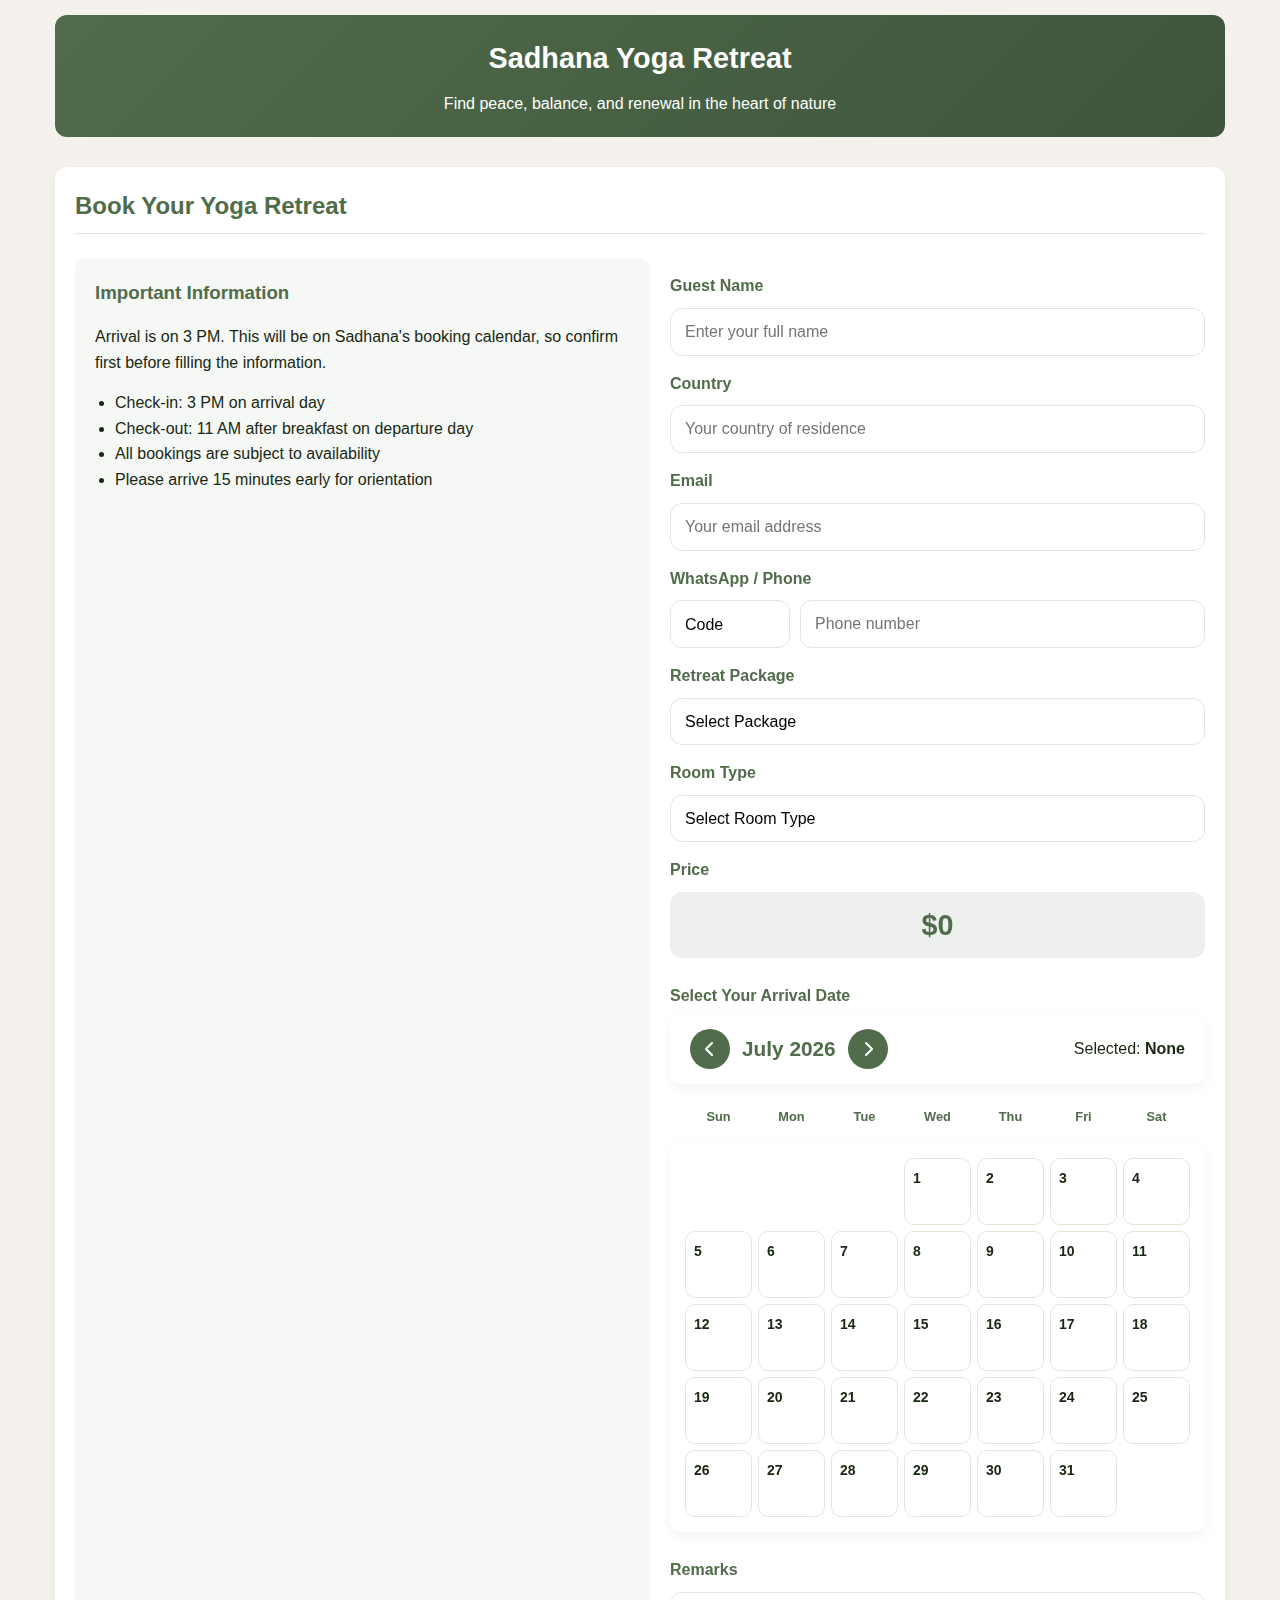
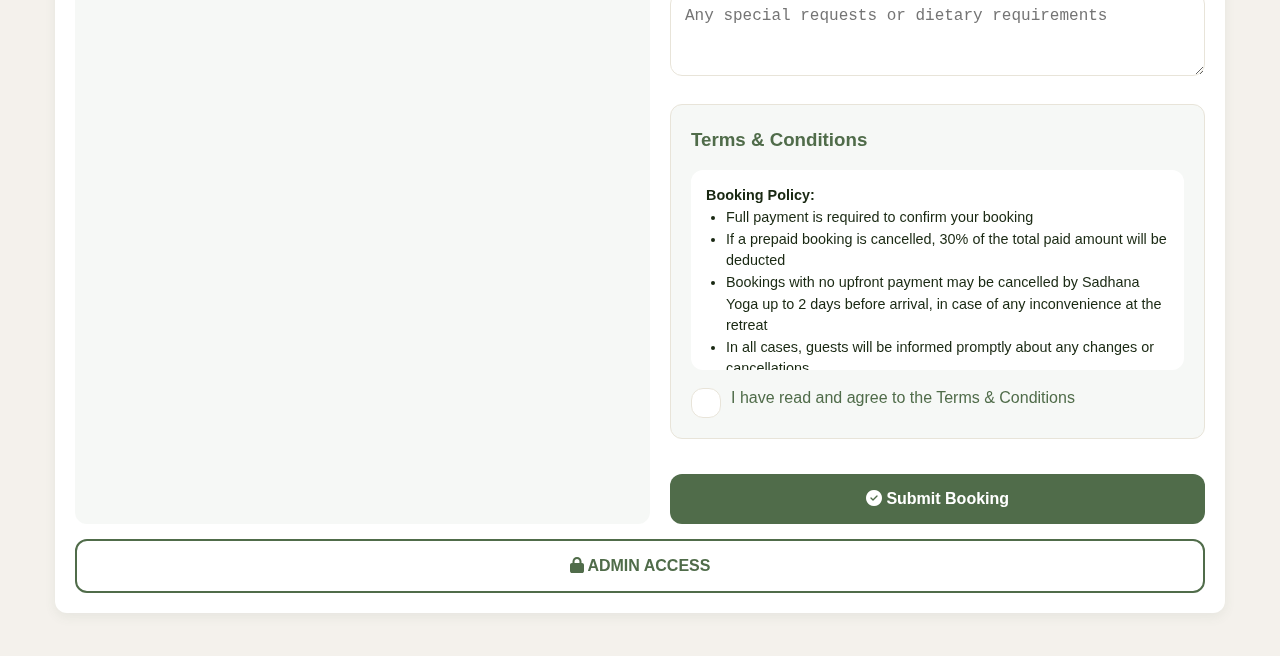
<file: index.html>
<!DOCTYPE html>
<html lang="en">

<head>
    <meta charset="UTF-8" />
    <meta name="viewport" content="width=device-width, initial-scale=1.0" />
    <title>Sadhana Yoga Retreat - Booking</title>
    <link rel="stylesheet" href="https://cdnjs.cloudflare.com/ajax/libs/font-awesome/6.4.0/css/all.min.css">
    <style>
        :root {
            --dark-green: #506C4A;
            --light-green: #8DA399;
            --gold: #C9A96E;
            --text-color: #192812;
            --background: #F4F1EC;
            --light-accent: #E8E4D9;
            --white: #FFFFFF;
            --border-radius: 12px;
            --shadow: 0 4px 12px rgba(80, 108, 74, 0.08);
            --danger: #FF3B30;
            --success: #34C759;
            --warning: #FF9500;
            --transition: all 0.3s ease;
        }

        * {
            box-sizing: border-box;
            margin: 0;
            padding: 0;
            -webkit-tap-highlight-color: transparent;
        }

        body {
            font-family: -apple-system, BlinkMacSystemFont, 'Segoe UI', Roboto, Oxygen, Ubuntu, sans-serif;
            background-color: var(--background);
            color: var(--text-color);
            line-height: 1.6;
            padding: 15px;
            max-width: 1200px;
            margin: 0 auto;
            -webkit-font-smoothing: antialiased;
            -moz-osx-font-smoothing: grayscale;
        }

        h1,
        h2,
        h3 {
            color: var(--dark-green);
            margin-bottom: 1rem;
        }

        h2 {
            border-bottom: 1px solid var(--light-accent);
            padding-bottom: 0.5rem;
            margin-bottom: 1.5rem;
        }

        .section {
            background: var(--white);
            border-radius: var(--border-radius);
            padding: 20px;
            margin-bottom: 25px;
            box-shadow: var(--shadow);
        }

        label {
            font-weight: 600;
            display: block;
            margin-top: 15px;
            margin-bottom: 5px;
            color: var(--dark-green);
        }

        input,
        select,
        textarea {
            padding: 14px;
            width: 100%;
            margin-top: 4px;
            border: 1px solid var(--light-accent);
            border-radius: var(--border-radius);
            background-color: var(--white);
            font-size: 16px;
            transition: var(--transition);
            -webkit-appearance: none;
            appearance: none;
        }

        input:focus,
        select:focus,
        textarea:focus {
            outline: none;
            border-color: var(--dark-green);
            box-shadow: 0 0 0 2px rgba(80, 108, 74, 0.2);
        }

        button {
            padding: 16px 24px;
            margin-top: 15px;
            cursor: pointer;
            background-color: var(--dark-green);
            color: white;
            border: none;
            border-radius: var(--border-radius);
            font-weight: 600;
            font-size: 16px;
            transition: var(--transition);
            width: 100%;
        }

        button:hover {
            background-color: #3e553c;
            transform: translateY(-2px);
        }

        .header {
            text-align: center;
            margin-bottom: 30px;
            padding: 20px;
            background: linear-gradient(135deg, var(--dark-green) 0%, #3e553c 100%);
            color: white;
            border-radius: var(--border-radius);
        }

        .header h1 {
            color: white;
            font-size: 1.8rem;
            margin-bottom: 10px;
        }

        .retreat-card {
            display: flex;
            flex-wrap: wrap;
            gap: 20px;
            margin-top: 20px;
        }

        .retreat-info {
            flex: 1;
            min-width: 300px;
            padding: 20px;
            background-color: rgba(80, 108, 74, 0.05);
            border-radius: var(--border-radius);
        }

        .booking-form {
            flex: 1;
            min-width: 300px;
        }

        .price-display {
            font-size: 1.8rem;
            font-weight: bold;
            color: var(--dark-green);
            text-align: center;
            margin: 10px 0;
            padding: 10px;
            background-color: rgba(80, 108, 74, 0.1);
            border-radius: var(--border-radius);
        }

        .departure-note {
            font-style: italic;
            color: var(--dark-green);
            margin-top: 5px;
            font-size: 0.9rem;
        }

        .phone-container {
            display: flex;
            gap: 10px;
        }

        .country-code {
            width: 120px;
        }

        .phone-number {
            flex: 1;
        }

        #adminBtn {
            background-color: transparent;
            color: var(--dark-green);
            border: 2px solid var(--dark-green);
        }

        #adminBtn:hover {
            background-color: rgba(80, 108, 74, 0.1);
        }

        /* Calendar Styles */
        .calendar-section {
            margin: 25px 0;
        }

        .calendar-header {
            display: flex;
            justify-content: space-between;
            align-items: center;
            margin-bottom: 15px;
            background: var(--white);
            padding: 15px 20px;
            border-radius: var(--border-radius);
            box-shadow: var(--shadow);
            flex-wrap: wrap;
            gap: 10px;
        }

        .calendar-controls {
            display: flex;
            align-items: center;
            gap: 12px;
        }

        .calendar-controls button {
            background: var(--dark-green);
            color: white;
            border: none;
            width: 40px;
            height: 40px;
            border-radius: 50%;
            display: flex;
            align-items: center;
            justify-content: center;
            cursor: pointer;
            transition: background 0.3s ease;
            margin: 0;
            padding: 0;
        }

        .calendar-controls button:hover {
            background: #3e553c;
        }

        #month-year {
            font-size: 1.3rem;
            font-weight: 600;
            color: var(--dark-green);
        }

        #calendar {
            display: grid;
            grid-template-columns: repeat(7, 1fr);
            gap: 6px;
            background: var(--white);
            padding: 15px;
            border-radius: var(--border-radius);
            box-shadow: var(--shadow);
        }

        .calendar-day {
            aspect-ratio: 1;
            padding: 8px;
            border-radius: 10px;
            display: flex;
            flex-direction: column;
            justify-content: space-between;
            border: 1px solid var(--light-accent);
            transition: all 0.2s ease;
            cursor: pointer;
            position: relative;
            font-size: 14px;
        }

        .calendar-day:hover {
            background: rgba(80, 108, 74, 0.05);
            border-color: var(--dark-green);
        }

        .calendar-day.empty {
            background: transparent;
            border: none;
            cursor: default;
        }

        .calendar-day.empty:hover {
            background: transparent;
        }

        .day-number {
            font-weight: 600;
        }

        .event-dot {
            width: 5px;
            height: 5px;
            border-radius: 50%;
            background: var(--danger);
            margin: 0 auto;
        }

        .calendar-day.blocked {
            background: rgba(255, 59, 48, 0.1);
            color: var(--danger);
            font-weight: bold;
            border-color: rgba(255, 59, 48, 0.3);
        }

        .calendar-day.start-date {
            background: var(--success);
            color: white;
            font-weight: bold;
        }

        .calendar-day.end-date {
            background: var(--success);
            color: white;
            font-weight: bold;
        }

        .calendar-day.in-range {
            background: rgba(52, 199, 89, 0.1);
            color: var(--success);
            font-weight: bold;
        }

        .date-label {
            font-size: 8px;
            font-weight: bold;
            text-align: center;
            background: rgba(255, 255, 255, 0.9);
            color: var(--text-color);
            padding: 1px 3px;
            border-radius: 3px;
            margin-top: 2px;
        }

        .weekdays {
            display: grid;
            grid-template-columns: repeat(7, 1fr);
            gap: 6px;
            margin-bottom: 8px;
            padding: 0 15px;
        }

        .weekday {
            text-align: center;
            font-weight: 600;
            color: var(--dark-green);
            padding: 8px;
            font-size: 0.8rem;
        }

        .date-info {
            background: var(--white);
            padding: 20px;
            border-radius: var(--border-radius);
            margin-top: 20px;
            box-shadow: var(--shadow);
            text-align: center;
        }

        .date-info h3 {
            color: var(--dark-green);
            margin-bottom: 15px;
        }

        .date-info p {
            margin-bottom: 8px;
            font-size: 1rem;
        }

        .hidden {
            display: none;
        }

        .error-message {
            color: var(--danger);
            font-weight: 500;
            text-align: center;
            margin-top: 16px;
            padding: 16px;
            background: rgba(255, 59, 48, 0.05);
            border-radius: 12px;
            border: 1px solid rgba(255, 59, 48, 0.2);
        }

        /* Modal Styles */
        .modal {
            display: none;
            position: fixed;
            top: 0;
            left: 0;
            width: 100%;
            height: 100%;
            background: rgba(0, 0, 0, 0.8);
            z-index: 1000;
            align-items: center;
            justify-content: center;
            padding: 20px;
            backdrop-filter: blur(5px);
        }

        .modal-content {
            background: var(--white);
            padding: 25px;
            border-radius: var(--border-radius);
            max-width: 500px;
            width: 100%;
            box-shadow: 0 20px 60px rgba(0, 0, 0, 0.3);
            border: 2px solid var(--dark-green);
            text-align: center;
        }

        .modal-title {
            font-size: 1.4rem;
            color: var(--success);
            margin-bottom: 15px;
            display: flex;
            align-items: center;
            justify-content: center;
            gap: 10px;
        }

        .modal-buttons {
            display: flex;
            gap: 10px;
            margin-top: 20px;
            flex-wrap: wrap;
        }

        .modal-buttons button {
            flex: 1;
            min-width: 120px;
            margin: 0;
        }

        .whatsapp-btn {
            background: #25D366 !important;
        }

        .whatsapp-btn:hover {
            background: #128C7E !important;
        }

        .terms-container {
            background: rgba(80, 108, 74, 0.05);
            padding: 20px;
            border-radius: var(--border-radius);
            margin: 20px 0;
            border: 1px solid var(--light-accent);
        }

        .terms-content {
            max-height: 200px;
            overflow-y: auto;
            padding: 15px;
            background: var(--white);
            border-radius: var(--border-radius);
            margin-bottom: 15px;
            text-align: left;
            font-size: 0.9rem;
            line-height: 1.5;
        }

        .terms-checkbox {
            display: flex;
            align-items: flex-start;
            gap: 10px;
            margin-top: 15px;
        }

        .terms-checkbox input {
            width: 18px;
            margin-top: 3px;
        }

        .terms-checkbox label {
            margin: 0;
            font-weight: normal;
            text-align: left;
        }

        /* Mobile Optimizations */
        @media (max-width: 768px) {
            body {
                padding: 10px;
                font-size: 15px;
            }

            .retreat-card {
                flex-direction: column;
            }

            .header h1 {
                font-size: 1.6rem;
            }

            .phone-container {
                flex-direction: column;
            }

            .country-code {
                width: 100%;
            }

            .calendar-header {
                flex-direction: column;
                text-align: center;
            }

            .calendar-controls {
                justify-content: center;
            }

            #month-year {
                font-size: 1.1rem;
            }

            .calendar-day {
                padding: 4px;
                font-size: 13px;
            }

            .date-label {
                font-size: 7px;
            }

            .modal-content {
                padding: 20px 15px;
            }

            input,
            select,
            textarea {
                padding: 16px;
                font-size: 16px;
                /* Prevents iOS zoom */
            }

            button {
                padding: 18px;
            }
        }

        @media (max-width: 480px) {
            .header h1 {
                font-size: 1.4rem;
            }

            .weekday {
                font-size: 0.7rem;
                padding: 4px;
            }

            .calendar-day {
                font-size: 12px;
            }

            .section {
                padding: 15px;
            }

            .price-display {
                font-size: 1.5rem;
            }
        }

        /* iOS specific fixes */
        @supports (-webkit-touch-callout: none) {

            input,
            select,
            textarea {
                font-size: 16px;
                /* Prevent zoom on focus */
            }
        }

        /* Samsung and Android specific fixes */
        @media (-webkit-device-pixel-ratio: 2) {
            .calendar-day {
                font-weight: 500;
                /* Better readability on high DPI screens */
            }
        }
    </style>
</head>

<body>
    <div class="header">
        <h1>Sadhana Yoga Retreat</h1>
        <p>Find peace, balance, and renewal in the heart of nature</p>
    </div>

    <div class="section">
        <h2>Book Your Yoga Retreat</h2>

        <div class="retreat-card">
            <div class="retreat-info">
                <h3>Important Information</h3>
                <p>Arrival is on 3 PM. This will be on Sadhana's booking calendar, so confirm first before filling the
                    information.</p>
                <ul style="margin-top: 15px; padding-left: 20px;">
                    <li>Check-in: 3 PM on arrival day</li>
                    <li>Check-out: 11 AM after breakfast on departure day</li>
                    <li>All bookings are subject to availability</li>
                    <li>Please arrive 15 minutes early for orientation</li>
                </ul>
            </div>

            <div class="booking-form">
                <form id="bookingForm">
                    <label>Guest Name</label>
                    <input type="text" name="guest_name" required placeholder="Enter your full name">

                    <label>Country</label>
                    <input type="text" name="country" required placeholder="Your country of residence">

                    <label>Email</label>
                    <input type="email" name="email" required placeholder="Your email address">

                    <label>WhatsApp / Phone</label>
                    <div class="phone-container">
                        <select class="country-code" id="countryCode" required>
                            <option value="" disabled selected>Code</option>
                            <option value="93">+93 (Afghanistan)</option>
                            <option value="355">+355 (Albania)</option>
                            <option value="213">+213 (Algeria)</option>
                            <option value="376">+376 (Andorra)</option>
                            <option value="244">+244 (Angola)</option>
                            <option value="977">+977 (Nepal)</option>
                            <option value="91">+91 (India)</option>
                            <option value="86">+86 (China)</option>
                            <option value="1">+1 (USA/Canada)</option>
                            <option value="44">+44 (UK)</option>
                            <option value="61">+61 (Australia)</option>
                        </select>
                        <input type="tel" class="phone-number" id="phoneNumber" required placeholder="Phone number">
                    </div>
                    <input type="hidden" id="phone" name="phone">

                    <label>Retreat Package</label>
                    <select id="retreatPackage" name="package" required>
                        <option value="" disabled selected>Select Package</option>
                        <option value="Silent Yoga Retreat 6D/6N">Silent Yoga Retreat 6D/6N</option>
                        <option value="Yoga and Ayurvedic Massage 2D/2N">Yoga and Ayurvedic Massage 2D/2N</option>
                        <option value="Introductory Hatha Yoga 4D/4N">Introductory Hatha Yoga 4D/4N</option>
                        <option value="Yogic Cleansing and Stretching 2D/2N">Yogic Cleansing and Stretching 2D/2N
                        </option>
                        <option value="One-Day Yoga and Meditation 1DAY">One-Day Yoga and Meditation 1DAY</option>
                        <option value="Fasting and Gastro-Cleansing 7D/7N">Fasting and Gastro-Cleansing 7D/7N</option>
                        <option value="Yoga and Juice Fasting 4D/4N">Yoga and Juice Fasting 4D/4N</option>
                        <option value="Silent Detox Retreat in Nepal 6D/6N">Silent Detox Retreat in Nepal 6D/6N</option>
                        <option value="Standard Hatha Yoga 7D/7N">Standard Hatha Yoga 7D/7N</option>
                    </select>

                    <label>Room Type</label>
                    <select id="roomType" name="room_type" required>
                        <option value="" disabled selected>Select Room Type</option>
                    </select>

                    <label>Price</label>
                    <div class="price-display" id="priceDisplay">$0</div>
                    <input type="hidden" id="price" name="price">

                    <!-- Calendar Section -->
                    <div class="calendar-section">
                        <label>Select Your Arrival Date</label>
                        <div class="calendar-header">
                            <div class="calendar-controls">
                                <button type="button" onclick="prevMonth()"><i class="fas fa-chevron-left"></i></button>
                                <span id="month-year">January 2024</span>
                                <button type="button" onclick="nextMonth()"><i
                                        class="fas fa-chevron-right"></i></button>
                            </div>
                            <div>
                                <span>Selected: <strong id="selectedRetreat">None</strong></span>
                            </div>
                        </div>

                        <div class="weekdays">
                            <div class="weekday">Sun</div>
                            <div class="weekday">Mon</div>
                            <div class="weekday">Tue</div>
                            <div class="weekday">Wed</div>
                            <div class="weekday">Thu</div>
                            <div class="weekday">Fri</div>
                            <div class="weekday">Sat</div>
                        </div>

                        <div id="calendar"></div>

                        <div class="date-info hidden" id="dateInfo">
                            <h3>Your Retreat Schedule</h3>
                            <p>Your retreat starts on: <strong id="startDateDisplay">Not selected</strong></p>
                            <p>Your retreat ends on: <strong id="endDateDisplay">Not selected</strong></p>
                            <p>Check-in: 3 PM on arrival day</p>
                            <p>Check-out: 11 AM after breakfast</p>
                        </div>

                        <div class="error-message hidden" id="dateError"></div>
                    </div>

                    <label>Remarks</label>
                    <textarea name="remarks" rows="3"
                        placeholder="Any special requests or dietary requirements"></textarea>

                    <!-- Terms and Conditions -->
                    <div class="terms-container">
                        <h3>Terms & Conditions</h3>
                        <div class="terms-content">
                            <p><strong>Booking Policy:</strong></p>
                            <ul style="margin-left: 20px; margin-bottom: 15px;">
                                <li>Full payment is required to confirm your booking</li>
                                <li>If a prepaid booking is cancelled, 30% of the total paid amount will be deducted
                                </li>
                                <li>Bookings with no upfront payment may be cancelled by Sadhana Yoga up to 2 days
                                    before arrival, in case of any inconvenience at the retreat</li>
                                <li>In all cases, guests will be informed promptly about any changes or cancellations
                                </li>
                            </ul>

                            <p><strong>Retreat Guidelines:</strong></p>
                            <ul style="margin-left: 20px; margin-bottom: 15px;">
                                <li>Please maintain silence in meditation areas</li>
                                <li>Vegetarian meals only served at the retreat</li>
                                <li>Alcohol and non-prescription drugs are prohibited</li>
                                <li>Respect the peaceful environment for all guests</li>
                            </ul>

                            <p><strong>Health & Safety:</strong></p>
                            <ul style="margin-left: 20px;">
                                <li>Inform us of any medical conditions or dietary restrictions</li>
                                <li>COVID-19 safety protocols are followed as per government guidelines</li>
                                <li>Travel insurance is recommended for all guests</li>
                            </ul>
                        </div>

                        <div class="terms-checkbox">
                            <input type="checkbox" id="agreeTerms" required>
                            <label for="agreeTerms">I have read and agree to the Terms & Conditions</label>
                        </div>
                    </div>

                    <button type="submit" id="submitBtn">
                        <i class="fas fa-check-circle"></i> Submit Booking
                    </button>
                </form>
            </div>
        </div>

        <button id="adminBtn" type="button" onclick="window.location.href='admin-login.html'">
            <i class="fas fa-lock"></i> ADMIN ACCESS
        </button>
    </div>

    <!-- Success Modal -->
    <div class="modal" id="successModal">
        <div class="modal-content">
            <h3 class="modal-title">
                <i class="fas fa-check-circle"></i> BOOKING CONFIRMED!
            </h3>
            <p style="margin-bottom: 15px; font-size: 1.1rem;">
                Your booking has been successfully submitted!
            </p>
            <p style="margin-bottom: 10px; color: var(--dark-green);">
                <i class="fas fa-download"></i> Your booking confirmation has been automatically downloaded.
            </p>
            <p style="margin-bottom: 15px; font-size: 0.9rem; color: #666;">
                If the download didn't start,
                <a href="#" id="manualDownload" style="color: var(--dark-green); font-weight: bold;">click here to
                    download</a>
            </p>
            <p
                style="margin-bottom: 20px; padding: 15px; background: rgba(37, 211, 102, 0.1); border-radius: var(--border-radius); border: 1px solid rgba(37, 211, 102, 0.3);">
                <strong>Please send this slip in WhatsApp for confirmation</strong>
            </p>
            <div class="modal-buttons">
                <button type="button" class="whatsapp-btn" onclick="sendWhatsApp()">
                    <i class="fab fa-whatsapp"></i> Send on WhatsApp
                </button>
                <button type="button" class="btn-primary" onclick="closeSuccessModal()">
                    <i class="fas fa-home"></i> Back to Home
                </button>
            </div>
        </div>
    </div>

    <!-- Error Modal -->
    <div class="modal" id="errorModal">
        <div class="modal-content">
            <h3 class="modal-title" style="color: var(--danger);">
                <i class="fas fa-exclamation-circle"></i> DATE CONFLICT
            </h3>
            <p id="errorModalMessage" style="margin-bottom: 20px; font-size: 1.1rem; line-height: 1.5;"></p>
            <button type="button" class="btn-primary" onclick="closeErrorModal()">OK</button>
        </div>
    </div>

    <!-- Blocked Date Info Modal -->
    <div class="modal" id="blockedInfoModal">
        <div class="modal-content">
            <h3 class="modal-title" style="color: var(--warning);">
                <i class="fas fa-calendar-times"></i> BLOCKED DATE
            </h3>
            <p id="blockedInfoMessage" style="margin-bottom: 20px; font-size: 1.1rem; line-height: 1.5;"></p>
            <button type="button" class="btn-primary" onclick="closeBlockedInfoModal()">OK</button>
        </div>
    </div>

    <script src="https://html2canvas.hertzen.com/dist/html2canvas.min.js"></script>
    <script>
        // Configuration
        const BOOKING_API = "https://script.google.com/macros/s/AKfycbycehH5GfUKtJbB1wmGSCb8Wmx8Z6unUM_OaeKSUh67bH_6obgZgZEF3fkmuIjViy_G/exec";
        const BLOCK_API = "https://script.google.com/macros/s/AKfycbykBLoTipqGHregVixPiGFm1yLMiUiwj-fEMMYOCbmYA8GeNSk0dCCiI9ts6U0WyJoMkg/exec";

        const pricing = {
            "Silent Yoga Retreat 6D/6N": { "Private": 479 },
            "Yoga and Ayurvedic Massage 2D/2N": { "Private": 179, "Double": 149, "Dormitory": 119 },
            "Introductory Hatha Yoga 4D/4N": { "Private": 319, "Double": 259, "Dormitory": 199 },
            "Yogic Cleansing and Stretching 2D/2N": { "Private": 159, "Double": 129, "Dormitory": 99 },
            "One-Day Yoga and Meditation 1DAY": { "Dormitory": 79 },
            "Fasting and Gastro-Cleansing 7D/7N": { "Private": 559, "Double": 455, "Dormitory": 349 },
            "Yoga and Juice Fasting 4D/4N": { "Private": 319, "Double": 259, "Dormitory": 199 },
            "Silent Detox Retreat in Nepal 6D/6N": { "Private": 479, "Double": 389 },
            "Standard Hatha Yoga 7D/7N": { "Private": 559, "Double": 455, "Dormitory": 349 }
        };

        const retreatDuration = {
            "Silent Yoga Retreat 6D/6N": 6,
            "Yoga and Ayurvedic Massage 2D/2N": 2,
            "Introductory Hatha Yoga 4D/4N": 4,
            "Yogic Cleansing and Stretching 2D/2N": 2,
            "One-Day Yoga and Meditation 1DAY": 1,
            "Fasting and Gastro-Cleansing 7D/7N": 7,
            "Yoga and Juice Fasting 4D/4N": 4,
            "Silent Detox Retreat in Nepal 6D/6N": 6,
            "Standard Hatha Yoga 7D/7N": 7
        };

        // State variables
        let currentYear = new Date().getFullYear();
        let currentMonth = new Date().getMonth();
        let blockedDates = [];
        let selectedStartDate = null;
        let selectedEndDate = null;
        let lastBookingData = null;

        // Initialize the application
        document.addEventListener('DOMContentLoaded', function () {
            fetchBlocks();
            renderCalendar(currentYear, currentMonth);

            // Add event listeners
            const retreatSelect = document.getElementById('retreatPackage');
            const roomSelect = document.getElementById('roomType');
            const countryCodeSelect = document.getElementById('countryCode');
            const phoneNumberInput = document.getElementById('phoneNumber');
            const phoneHiddenInput = document.getElementById('phone');

            retreatSelect.addEventListener('change', updateRetreatSelection);
            roomSelect.addEventListener('change', updatePrice);
            countryCodeSelect.addEventListener('change', updatePhoneField);
            phoneNumberInput.addEventListener('input', updatePhoneField);

            // Form submission
            document.getElementById('bookingForm').addEventListener('submit', handleBookingSubmit);

            // Manual download link
            document.getElementById('manualDownload').addEventListener('click', function (e) {
                e.preventDefault();
                if (lastBookingData) {
                    downloadConfirmationAsImage(lastBookingData);
                }
            });
        });

        function updatePhoneField() {
            const countryCode = document.getElementById('countryCode').value;
            const phoneNumber = document.getElementById('phoneNumber').value.replace(/\D/g, '');
            if (countryCode && phoneNumber) {
                document.getElementById('phone').value = `https://wa.me/${countryCode}${phoneNumber}`;
            }
        }

        function updateRetreatSelection() {
            const retreatSelect = document.getElementById('retreatPackage');
            const selectedRetreat = retreatSelect.value;
            document.getElementById('selectedRetreat').textContent = selectedRetreat || 'None';
            updateRoomTypes();
            updatePrice();

            // Clear any previous selection when retreat changes
            selectedStartDate = null;
            selectedEndDate = null;
            document.getElementById('dateInfo').classList.add('hidden');
            document.getElementById('dateError').classList.add('hidden');
            renderCalendar(currentYear, currentMonth);
        }

        function updateRoomTypes() {
            const retreat = document.getElementById('retreatPackage').value;
            const roomSelect = document.getElementById('roomType');
            roomSelect.innerHTML = "<option value='' disabled selected>Select Room Type</option>";

            if (pricing[retreat]) {
                Object.keys(pricing[retreat]).forEach(rt => {
                    const opt = document.createElement("option");
                    opt.value = rt;
                    opt.textContent = rt;
                    roomSelect.appendChild(opt);
                });
            }
        }

        function updatePrice() {
            const retreat = document.getElementById('retreatPackage').value;
            const room = document.getElementById('roomType').value;
            const priceInput = document.getElementById('price');

            if (pricing[retreat] && pricing[retreat][room]) {
                const price = pricing[retreat][room];
                priceInput.value = "$" + price;
                document.getElementById('priceDisplay').textContent = "$" + price;
            } else {
                priceInput.value = "";
                document.getElementById('priceDisplay').textContent = "$0";
            }
        }

        async function handleBookingSubmit(e) {
            e.preventDefault();

            // Validate date selection
            if (!selectedStartDate) {
                showErrorModal('Please select your arrival date from the calendar');
                return;
            }

            const form = e.target;
            const bookingCode = Math.floor(1000000 + Math.random() * 9000000);

            const data = {
                guest_name: form.guest_name.value,
                country: form.country.value,
                email: form.email.value,
                phone: document.getElementById('phone').value,
                package: form.package.value,
                room_type: form.room_type.value,
                price: document.getElementById('price').value,
                arrival_date: selectedStartDate.toISOString().split('T')[0],
                departure_date: selectedEndDate.toISOString().split('T')[0],
                remarks: form.remarks.value,
                booking_code: bookingCode,
                timestamp: new Date().toISOString()
            };

            try {
                const submitBtn = document.getElementById('submitBtn');
                submitBtn.innerHTML = '<i class="fas fa-spinner fa-spin"></i> Submitting...';
                submitBtn.disabled = true;

                const response = await fetch(BOOKING_API, {
                    method: "POST",
                    headers: { "Content-Type": "text/plain;charset=UTF-8" },
                    body: JSON.stringify(data)
                });

                if (response.ok) {
                    lastBookingData = data;
                    downloadConfirmationAsImage(data);
                    showSuccessModal();
                } else {
                    throw new Error('Submission failed');
                }
            } catch (error) {
                showErrorModal('Failed to submit booking. Please try again.');
            } finally {
                const submitBtn = document.getElementById('submitBtn');
                submitBtn.innerHTML = '<i class="fas fa-check-circle"></i> Submit Booking';
                submitBtn.disabled = false;
            }
        }

        // Date blocking functions
        function fetchBlocks() {
            fetch(BLOCK_API + '?t=' + new Date().getTime())
                .then(r => r.json())
                .then(data => {
                    updateBlockedDates(data);
                })
                .catch(err => {
                    console.error('Error fetching blocked dates:', err);
                });
        }

        function updateBlockedDates(data) {
            blockedDates = [];
            data.forEach(row => {
                if (row.Start && row.End) {
                    let start = new Date(row.Start);
                    let end = new Date(row.End);
                    const reason = row.Reason;

                    while (start <= end) {
                        const dateStr = start.toISOString().split("T")[0];
                        blockedDates.push({ date: dateStr, reason: reason });
                        start.setDate(start.getDate() + 1);
                    }
                }
            });
            renderCalendar(currentYear, currentMonth);
        }

        function checkDateRangeConflict(startDate, endDate) {
            const current = new Date(startDate);
            const conflicts = [];

            while (current <= endDate) {
                const dateStr = current.toISOString().split('T')[0];
                const blockedDate = blockedDates.find(b => b.date === dateStr);

                if (blockedDate) {
                    conflicts.push({
                        date: dateStr,
                        reason: blockedDate.reason
                    });
                }
                current.setDate(current.getDate() + 1);
            }

            return conflicts.length > 0 ? conflicts : null;
        }

        // Calendar functions
        function renderCalendar(year, month) {
            const monthName = new Date(year, month).toLocaleString("default", { month: "long" });
            document.getElementById("month-year").innerText = `${monthName} ${year}`;

            const calendar = document.getElementById("calendar");
            calendar.innerHTML = "";

            const firstDay = new Date(year, month, 1).getDay();
            const daysInMonth = new Date(year, month + 1, 0).getDate();

            // Empty boxes before first day
            for (let i = 0; i < firstDay; i++) {
                calendar.innerHTML += `<div class="calendar-day empty"></div>`;
            }

            // Fill days
            for (let day = 1; day <= daysInMonth; day++) {
                let dateStr = `${year}-${String(month + 1).padStart(2, '0')}-${String(day).padStart(2, '0')}`;
                const blockedDate = blockedDates.find(b => b.date === dateStr);
                const isBlocked = !!blockedDate;

                let dayClass = "calendar-day";
                let dateLabelHtml = "";

                if (isBlocked) {
                    dayClass += " blocked";
                }

                // Check if this date is in the selected booking range
                const currentDate = new Date(dateStr);
                if (selectedStartDate && selectedEndDate) {
                    if (currentDate.getTime() === selectedStartDate.getTime()) {
                        dayClass += " start-date";
                        dateLabelHtml = `<div class="date-label">ARRIVAL</div>`;
                    } else if (currentDate.getTime() === selectedEndDate.getTime()) {
                        dayClass += " end-date";
                        dateLabelHtml = `<div class="date-label">DEPARTURE</div>`;
                    } else if (currentDate > selectedStartDate && currentDate < selectedEndDate) {
                        dayClass += " in-range";
                    }
                }

                calendar.innerHTML += `
                    <div class="${dayClass}" data-date="${dateStr}" onclick="selectDate('${dateStr}')">
                        <div class="day-number">${day}</div>
                        <div class="day-events">
                            ${isBlocked ? '<div class="event-dot"></div>' : ''}
                        </div>
                        ${dateLabelHtml}
                    </div>
                `;
            }
        }

        function selectDate(dateStr) {
            const retreat = document.getElementById('retreatPackage').value;
            if (!retreat) {
                showErrorModal('Please select a retreat first');
                return;
            }

            // Check if the selected date is blocked
            const blockedDate = blockedDates.find(b => b.date === dateStr);
            if (blockedDate) {
                document.getElementById('blockedInfoMessage').innerHTML =
                    `The date <strong>${formatDate(dateStr)}</strong> is blocked.<br><br>
                    <strong>Reason:</strong> ${blockedDate.reason}`;
                document.getElementById('blockedInfoModal').style.display = 'flex';
                return;
            }

            const date = new Date(dateStr);
            const nights = retreatDuration[retreat];

            // Calculate end date (start date + nights)
            selectedStartDate = date;
            selectedEndDate = new Date(date);
            selectedEndDate.setDate(date.getDate() + nights);

            // Check for conflicts with blocked dates
            const conflicts = checkDateRangeConflict(selectedStartDate, selectedEndDate);

            if (conflicts) {
                let errorMessage = "Sorry, the selected dates overlap with blocked dates:<br><br>";
                conflicts.forEach(conflict => {
                    errorMessage += `• <strong>${formatDate(conflict.date)}</strong>: ${conflict.reason}<br>`;
                });

                showErrorModal(errorMessage);

                // Clear the selection
                selectedStartDate = null;
                selectedEndDate = null;
                renderCalendar(currentYear, currentMonth);
                return;
            }

            // If no conflicts, proceed with selection
            document.getElementById('dateError').classList.add('hidden');

            // Update date info display
            document.getElementById('startDateDisplay').textContent = formatDate(dateStr);
            document.getElementById('endDateDisplay').textContent = formatDate(selectedEndDate.toISOString().split('T')[0]);
            document.getElementById('dateInfo').classList.remove('hidden');

            renderCalendar(currentYear, currentMonth);
        }

        function prevMonth() {
            currentMonth--;
            if (currentMonth < 0) {
                currentMonth = 11;
                currentYear--;
            }
            renderCalendar(currentYear, currentMonth);
        }

        function nextMonth() {
            currentMonth++;
            if (currentMonth > 11) {
                currentMonth = 0;
                currentYear++;
            }
            renderCalendar(currentYear, currentMonth);
        }

        // Confirmation generation
        function downloadConfirmationAsImage(data) {
            const confirmationDiv = createStyledConfirmation(data);
            confirmationDiv.style.position = 'fixed';
            confirmationDiv.style.left = '50%';
            confirmationDiv.style.top = '50%';
            confirmationDiv.style.transform = 'translate(-50%, -50%)';
            confirmationDiv.style.zIndex = 9999;
            document.body.appendChild(confirmationDiv);

            html2canvas(confirmationDiv, {
                scale: 2,
                useCORS: true,
                logging: false,
                backgroundColor: "#FFFFFF"
            }).then(canvas => {
                const link = document.createElement('a');
                link.download = 'Sadhana Booking Confirmation.jpg';
                link.href = canvas.toDataURL('image/jpeg', 0.92);
                link.click();
                document.body.removeChild(confirmationDiv);
            });
        }

        function createStyledConfirmation(data) {
            const div = document.createElement('div');
            div.style.cssText = `
                width: 1200px; height: 900px; padding: 40px;
                background: linear-gradient(135deg, #f9f7f2 0%, #ffffff 100%);
                border: 4px solid #506C4A; border-radius: 20px;
                font-family: 'Segoe UI', Tahoma, Geneva, Verdana, sans-serif;
                color: #192812; display: flex; flex-direction: column;
                justify-content: space-between; box-sizing: border-box;
            `;

            div.innerHTML = `
                <div style="text-align:center;">
                    <h1 style="font-size: 42px; margin: 0 0 6px 0; color: #506C4A;">Sadhana Yoga Retreat</h1>
                    <h2 style="font-size: 22px; margin: 0 0 12px 0; color: #8DA399;">Booking Confirmation</h2>
                </div>
                
                <div style="display:flex; gap:18px;">
                    <div style="flex:1; padding:12px 16px; border-radius:10px; background:rgba(80,108,74,0.04); border-left:4px solid #506C4A;">
                        <div style="font-size:14px; color:#506C4A; font-weight:700;">Guest Information</div>
                        <div style="font-size:18px; margin-top:8px; font-weight:600;">${data.guest_name}</div>
                        <div style="font-size:14px; margin-top:6px;">${data.country}</div>
                        <div style="font-size:14px; margin-top:6px;">${data.email}</div>
                        <div style="font-size:14px; margin-top:6px;">${data.phone}</div>
                    </div>
                    <div style="flex:1; padding:12px 16px; border-radius:10px; background:rgba(80,108,74,0.04); border-left:4px solid #506C4A;">
                        <div style="font-size:14px; color:#506C4A; font-weight:700;">Booking Details</div>
                        <div style="font-size:18px; margin-top:8px; font-weight:600;">${data.package}</div>
                        <div style="font-size:14px; margin-top:6px;">Room: ${data.room_type}</div>
                        <div style="font-size:14px; margin-top:6px;">Booking Code: ${data.booking_code}</div>
                    </div>
                </div>
                
                <div style="display:flex; gap:18px;">
                    <div style="flex:1; padding:12px 16px; border-radius:10px; background:rgba(201,169,110,0.08); border:2px solid #C9A96E; text-align:center;">
                        <div style="font-size:14px; color:#666;">Arrival</div>
                        <div style="font-size:20px; font-weight:700; color:#506C4A; margin-top:6px;">${formatDate(data.arrival_date)} at 3 PM</div>
                    </div>
                    <div style="flex:1; padding:12px 16px; border-radius:10px; background:rgba(201,169,110,0.08); border:2px solid #C9A96E; text-align:center;">
                        <div style="font-size:14px; color:#666;">Departure</div>
                        <div style="font-size:20px; font-weight:700; color:#506C4A; margin-top:6px;">${formatDate(data.departure_date)} at 11 AM</div>
                    </div>
                </div>
                
                <div style="padding:12px 16px; border-radius:10px; background:rgba(80,108,74,0.04); border-left:4px solid #506C4A;">
                    <div style="font-size:14px; color:#506C4A; font-weight:700;">Remarks & Special Requests</div>
                    <div style="font-size:14px; margin-top:8px;">${data.remarks || 'None'}</div>
                </div>
                
                <div style="text-align:center;">
                    <div style="font-size:14px; color:#666;">Total Amount</div>
                    <div style="font-size:36px; font-weight:800; color:#506C4A; margin-top:6px;">${data.price}</div>
                    <div style="font-size:16px; margin-top:20px; color:#c04a4a; font-weight:700;">Booking Code: ${data.booking_code}</div>
                </div>
                
                <div style="padding:12px 16px; border-radius:10px; background:rgba(80,108,74,0.04); border:1px solid #506C4A;">
                    <div style="font-size:12px; color:#506C4A; font-weight:700; text-align:center;">IMPORTANT TERMS & CONDITIONS</div>
                    <div style="font-size:10px; margin-top:8px; line-height:1.4;">
                        <p><strong>Cancellation Policy:</strong> If a prepaid booking is cancelled, 30% of the total paid amount will be deducted. Bookings with no upfront payment may be cancelled by Sadhana Yoga up to 2 days before arrival, in case of any inconvenience at the retreat. Full payment is required to confirm your booking. In all cases, guests will be informed promptly about any changes or cancellations.</p>
                        <p style="margin-top:6px;"><strong>Check-in/out:</strong> Check-in at 3 PM on arrival day. Check-out at 11 AM after breakfast on departure day.</p>
                    </div>
                </div>
            `;
            return div;
        }

        // Modal functions
        function showSuccessModal() {
            document.getElementById('successModal').style.display = 'flex';
        }

        function closeSuccessModal() {
            document.getElementById('successModal').style.display = 'none';
            document.getElementById('bookingForm').reset();
            document.getElementById('roomType').innerHTML = "<option value='' disabled selected>Select Room Type</option>";
            document.getElementById('price').value = "";
            document.getElementById('priceDisplay').textContent = "$0";
            selectedStartDate = null;
            selectedEndDate = null;
            document.getElementById('dateInfo').classList.add('hidden');
            renderCalendar(currentYear, currentMonth);
        }

        function showErrorModal(message) {
            document.getElementById('errorModalMessage').innerHTML = message;
            document.getElementById('errorModal').style.display = 'flex';
        }

        function closeErrorModal() {
            document.getElementById('errorModal').style.display = 'none';
        }

        function closeBlockedInfoModal() {
            document.getElementById('blockedInfoModal').style.display = 'none';
        }

        function sendWhatsApp() {
            const phone = "+9779866064463";
            const message = "Hello! I have booked a retreat at Sadhana Yoga Retreat. Please find my booking confirmation attached.";
            const url = `https://wa.me/${phone}?text=${encodeURIComponent(message)}`;
            window.open(url, '_blank');
        }

        function formatDate(dateStr) {
            if (!dateStr) return 'Invalid Date';
            const date = new Date(dateStr);
            return date.toLocaleDateString('en-US', {
                year: 'numeric',
                month: 'short',
                day: 'numeric'
            });
        }
    </script>
</body>

</html>
</file>
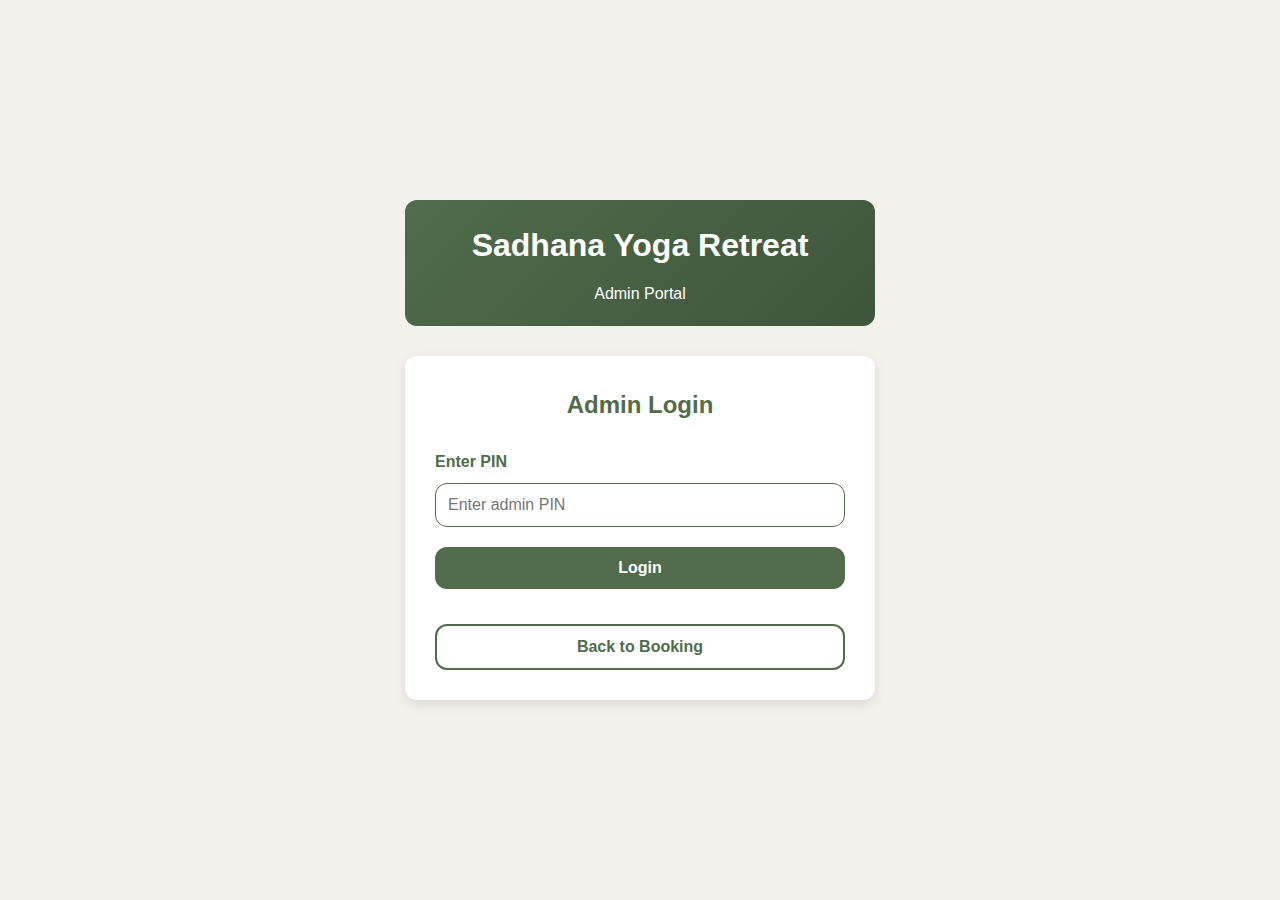
<file: admin-login.html>
<!DOCTYPE html>
<html lang="en">
<head>
    <meta charset="UTF-8" />
    <meta name="viewport" content="width=device-width, initial-scale=1.0" />
    <title>Sadhana Yoga Retreat - Admin Login</title>
    <style>
        :root {
            --dark-green: #506C4A;
            --light-green: #8DA399;
            --background: #F4F1EC;
            --white: #FFFFFF;
            --border-radius: 12px;
        }

        * {
            box-sizing: border-box;
            margin: 0;
            padding: 0;
        }

        body {
            font-family: 'Segoe UI', Tahoma, Geneva, Verdana, sans-serif;
            background-color: var(--background);
            color: #192812;
            line-height: 1.6;
            padding: 15px;
            max-width: 500px;
            margin: 0 auto;
            display: flex;
            align-items: center;
            min-height: 100vh;
        }

        .header {
            text-align: center;
            margin-bottom: 30px;
            padding: 20px;
            background: linear-gradient(135deg, var(--dark-green) 0%, #3e553c 100%);
            color: white;
            border-radius: var(--border-radius);
        }

        .header h1 {
            color: white;
            margin-bottom: 10px;
        }

        .section {
            background: var(--white);
            border-radius: var(--border-radius);
            padding: 30px;
            box-shadow: 0 4px 12px rgba(0,0,0,0.1);
            width: 100%;
        }

        h2 {
            color: var(--dark-green);
            margin-bottom: 1.5rem;
            text-align: center;
        }

        label {
            font-weight: 600;
            display: block;
            margin-top: 15px;
            margin-bottom: 5px;
            color: var(--dark-green);
        }

        input {
            padding: 12px;
            width: 100%;
            margin-top: 4px;
            border: 1px solid #E8E4D9;
            border-radius: var(--border-radius);
            font-size: 16px;
        }

        input:focus {
            outline: none;
            border-color: var(--dark-green);
        }

        button {
            padding: 12px 24px;
            margin-top: 20px;
            cursor: pointer;
            background-color: var(--dark-green);
            color: white;
            border: none;
            border-radius: var(--border-radius);
            font-weight: 600;
            font-size: 16px;
            width: 100%;
        }

        button:hover {
            background-color: #3e553c;
        }

        .button-group {
            display: flex;
            gap: 10px;
            margin-top: 15px;
        }

        .button-group button {
            flex: 1;
        }

        .back-button {
            background-color: transparent;
            color: var(--dark-green);
            border: 2px solid var(--dark-green);
        }

        .back-button:hover {
            background-color: rgba(80, 108, 74, 0.1);
        }

        .error-message {
            color: #d32f2f;
            text-align: center;
            margin-top: 15px;
            padding: 10px;
            background: rgba(211, 47, 47, 0.1);
            border-radius: 8px;
        }
    </style>
</head>
<body>
    <div style="width: 100%;">
        <div class="header">
            <h1>Sadhana Yoga Retreat</h1>
            <p>Admin Portal</p>
        </div>

        <div class="section">
            <h2>Admin Login</h2>
            <label>Enter PIN</label>
            <input type="password" id="adminPin" placeholder="Enter admin PIN" autofocus>
            
            <button onclick="login()">Login</button>
            
            <div class="button-group">
                <button class="back-button" onclick="window.location.href='index.html'">Back to Booking</button>
            </div>

            <div id="loginMessage" class="error-message" style="display: none;"></div>
        </div>
    </div>

    <script>
        function login() {
            const pin = document.getElementById('adminPin').value;
            const messageDiv = document.getElementById('loginMessage');
            
            if (pin === "19981998") {
                sessionStorage.setItem('adminAuthenticated', 'true');
                window.location.href = 'admin-panel.html';
            } else {
                messageDiv.textContent = "Nice TRY lil bro, only the real ones can access this";
                messageDiv.style.display = 'block';
            }
        }

        // Enter key support
        document.getElementById('adminPin').addEventListener('keypress', function(e) {
            if (e.key === 'Enter') {
                login();
            }
        });
    </script>
</body>
</html>
</file>
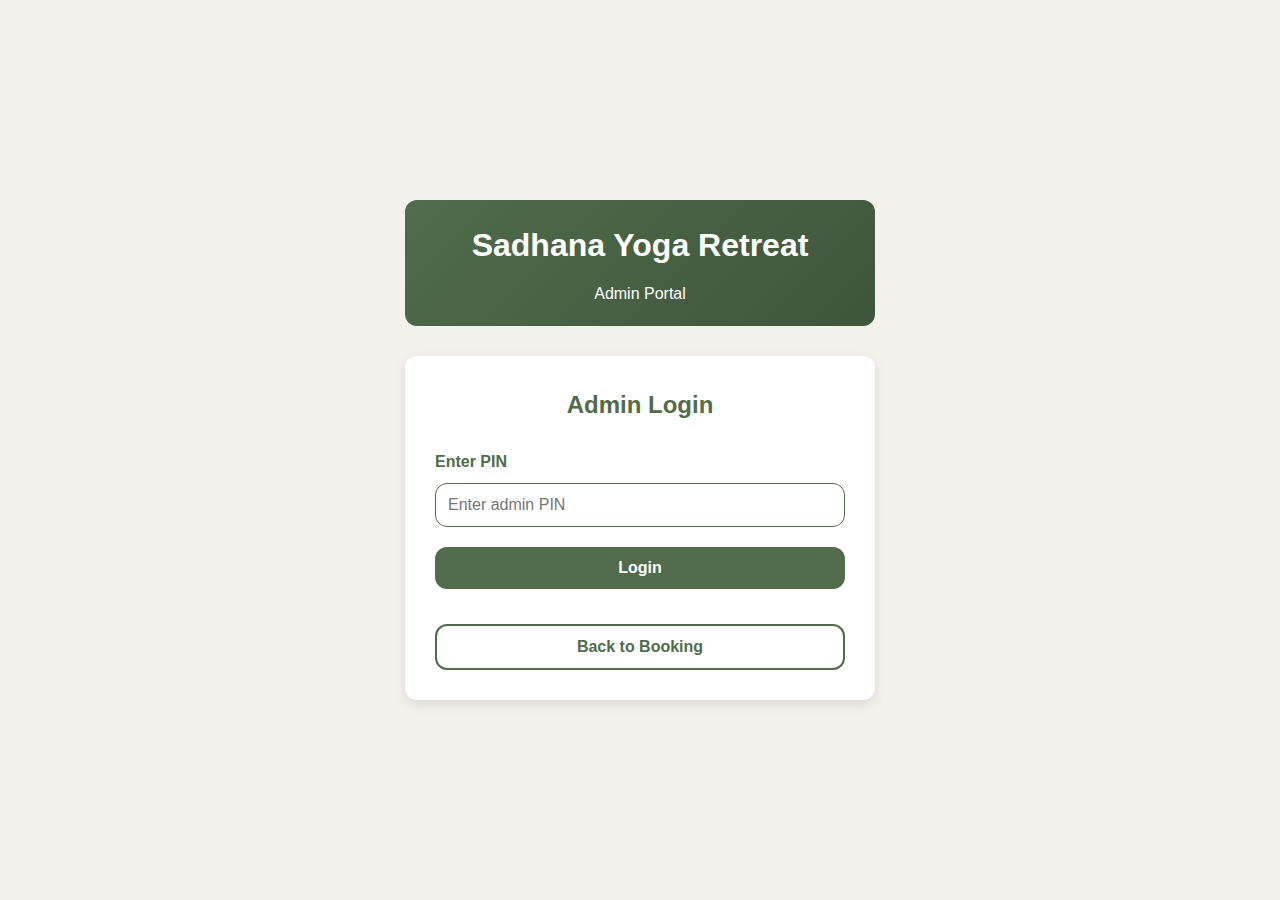
<file: admin-panel.html>
<!DOCTYPE html>
<html lang="en">
<head>
    <meta charset="UTF-8" />
    <meta name="viewport" content="width=device-width, initial-scale=1.0" />
    <title>Sadhana Yoga Retreat - Admin Panel</title>
    <link rel="stylesheet" href="https://cdnjs.cloudflare.com/ajax/libs/font-awesome/6.4.0/css/all.min.css">
    <style>
        :root {
            --dark-green: #506C4A;
            --light-green: #8DA399;
            --gold: #C9A96E;
            --text-color: #192812;
            --background: #F4F1EC;
            --light-accent: #E8E4D9;
            --white: #FFFFFF;
            --border-radius: 12px;
            --shadow: 0 4px 12px rgba(80, 108, 74, 0.08);
            --danger: #FF3B30;
            --success: #34C759;
            --warning: #FF9500;
        }

        * {
            box-sizing: border-box;
            margin: 0;
            padding: 0;
        }

        body {
            font-family: 'Segoe UI', Tahoma, Geneva, Verdana, sans-serif;
            background-color: var(--background);
            color: var(--text-color);
            line-height: 1.6;
            padding: 15px;
            max-width: 1200px;
            margin: 0 auto;
        }

        h1, h2, h3 {
            color: var(--dark-green);
            margin-bottom: 1rem;
        }

        .header {
            text-align: center;
            margin-bottom: 30px;
            padding: 20px;
            background: linear-gradient(135deg, var(--dark-green) 0%, #3e553c 100%);
            color: white;
            border-radius: var(--border-radius);
        }

        .header h1 {
            color: white;
        }

        .section {
            background: var(--white);
            border-radius: var(--border-radius);
            padding: 20px;
            margin-bottom: 25px;
            box-shadow: var(--shadow);
        }

        .admin-header {
            display: flex;
            justify-content: space-between;
            align-items: center;
            margin-bottom: 20px;
            flex-wrap: wrap;
            gap: 15px;
        }

        button {
            padding: 10px 20px;
            cursor: pointer;
            background-color: var(--dark-green);
            color: white;
            border: none;
            border-radius: var(--border-radius);
            font-weight: 600;
            transition: all 0.3s ease;
            display: inline-flex;
            align-items: center;
            gap: 8px;
        }

        button:hover {
            background-color: #3e553c;
        }

        .logout-btn {
            background-color: transparent;
            color: var(--dark-green);
            border: 2px solid var(--dark-green);
        }

        .logout-btn:hover {
            background-color: rgba(80, 108, 74, 0.1);
        }

        .danger-btn {
            background-color: var(--danger);
        }

        .danger-btn:hover {
            background-color: #d32f2f;
        }

        .success-btn {
            background-color: var(--success);
        }

        .success-btn:hover {
            background-color: #2e8b47;
        }

        .warning-btn {
            background-color: var(--warning);
        }

        .warning-btn:hover {
            background-color: #e68900;
        }

        .dashboard-cards {
            display: grid;
            grid-template-columns: repeat(auto-fit, minmax(200px, 1fr));
            gap: 15px;
            margin-bottom: 30px;
        }

        .dashboard-card {
            background: white;
            border-radius: var(--border-radius);
            padding: 20px;
            box-shadow: var(--shadow);
            text-align: center;
            border-top: 4px solid var(--dark-green);
        }

        .dashboard-card h3 {
            font-size: 0.9rem;
            margin-bottom: 10px;
            color: var(--dark-green);
        }

        .dashboard-card .number {
            font-size: 2rem;
            font-weight: bold;
            color: var(--dark-green);
        }

        .table-wrap {
            overflow-x: auto;
            margin: 15px 0;
        }

        table {
            width: 100%;
            border-collapse: collapse;
            margin-top: 10px;
            border-radius: var(--border-radius);
            overflow: hidden;
            box-shadow: 0 2px 8px rgba(0, 0, 0, 0.05);
            min-width: 700px;
        }

        th, td {
            border: 1px solid var(--light-accent);
            padding: 12px;
            text-align: center;
        }

        th {
            background-color: var(--dark-green);
            color: white;
            font-weight: 600;
            cursor: pointer;
        }

        tr:nth-child(even) {
            background-color: rgba(244, 241, 236, 0.5);
        }

        tr:hover {
            background-color: rgba(80, 108, 74, 0.05);
        }

        .search-container {
            margin: 15px 0;
            display: flex;
            gap: 10px;
        }

        .search-container input {
            flex: 1;
            padding: 10px;
            border: 1px solid var(--light-accent);
            border-radius: var(--border-radius);
        }

        .whatsapp-link {
            color: #1a73e8;
            text-decoration: underline;
            font-weight: 600;
        }

        .loading {
            text-align: center;
            padding: 20px;
            color: var(--dark-green);
        }

        .error {
            text-align: center;
            padding: 20px;
            color: #d32f2f;
            background: rgba(211, 47, 47, 0.1);
            border-radius: var(--border-radius);
        }

        /* Date Blocker Widget Styles */
        .date-blocker-toggle {
            background: var(--gold);
            color: var(--text-color);
        }

        .date-blocker-widget {
            display: none;
            background: var(--white);
            border: 2px solid var(--light-green);
            border-radius: var(--border-radius);
            padding: 20px;
            margin: 20px 0;
            box-shadow: var(--shadow);
        }

        .date-blocker-widget.active {
            display: block;
        }

        .date-blocker-form {
            display: grid;
            grid-template-columns: 1fr 1fr;
            gap: 15px;
            margin-bottom: 20px;
        }

        .form-group {
            display: flex;
            flex-direction: column;
        }

        .form-group label {
            margin-bottom: 5px;
            font-weight: 600;
            color: var(--dark-green);
        }

        .form-group input {
            padding: 10px;
            border: 1px solid var(--light-accent);
            border-radius: var(--border-radius);
        }

        .blocked-dates-table {
            margin-top: 20px;
        }

        .action-cell {
            display: flex;
            gap: 8px;
            justify-content: center;
        }

        .action-btn {
            padding: 6px 12px;
            border: none;
            border-radius: 6px;
            cursor: pointer;
            font-size: 12px;
            transition: all 0.2s ease;
        }

        .edit-btn {
            background: var(--warning);
            color: white;
        }

        .delete-btn {
            background: var(--danger);
            color: white;
        }

        .toast {
            position: fixed;
            bottom: 20px;
            right: 20px;
            padding: 16px 24px;
            background: var(--success);
            color: white;
            border-radius: var(--border-radius);
            box-shadow: 0 10px 30px rgba(0, 0, 0, 0.15);
            display: flex;
            align-items: center;
            gap: 12px;
            z-index: 1001;
            transform: translateY(100px);
            opacity: 0;
            transition: transform 0.3s ease, opacity 0.3s ease;
        }

        .toast.show {
            transform: translateY(0);
            opacity: 1;
        }

        .toast.error {
            background: var(--danger);
        }

        .edit-form {
            display: none;
            background: var(--light-accent);
            padding: 15px;
            border-radius: var(--border-radius);
            margin: 15px 0;
        }

        .edit-form.active {
            display: block;
        }

        @media (max-width: 768px) {
            .admin-header {
                flex-direction: column;
                align-items: flex-start;
            }
            .dashboard-cards {
                grid-template-columns: repeat(2, 1fr);
            }
            .date-blocker-form {
                grid-template-columns: 1fr;
            }
        }

        @media (max-width: 480px) {
            .dashboard-cards {
                grid-template-columns: 1fr;
            }
        }
    </style>
</head>
<body>
    <div class="header">
        <h1>Sadhana Yoga Retreat</h1>
        <p>Admin Dashboard</p>
    </div>

    <div class="section">
        <div class="admin-header">
            <h2>Admin Dashboard</h2>
            <div style="display: flex; gap: 10px; flex-wrap: wrap;">
                <button onclick="window.location.href='index.html'">
                    <i class="fas fa-arrow-left"></i>Back to Booking
                </button>
                <button class="date-blocker-toggle" onclick="toggleDateBlocker()">
                    <i class="fas fa-calendar-times"></i>Date Blocker
                </button>
                <button onclick="loadAdminData()">
                    <i class="fas fa-sync-alt"></i>Refresh Data
                </button>
                <button class="logout-btn" onclick="logout()">
                    <i class="fas fa-sign-out-alt"></i>Logout
                </button>
            </div>
        </div>

        <!-- Date Blocker Widget -->
        <div class="date-blocker-widget" id="dateBlockerWidget">
            <h3><i class="fas fa-ban"></i> Block Date Ranges</h3>
            
            <!-- Add Block Form -->
            <div class="date-blocker-form">
                <div class="form-group">
                    <label for="start">Start Date</label>
                    <input type="date" id="start">
                </div>
                <div class="form-group">
                    <label for="end">End Date</label>
                    <input type="date" id="end">
                </div>
                <div class="form-group">
                    <label for="reason">Reason for Blocking</label>
                    <input type="text" id="reason" placeholder="E.g., Maintenance, Holiday, etc.">
                </div>
                <div class="form-group">
                    <label>&nbsp;</label>
                    <button class="success-btn" onclick="addBlock()">
                        <i class="fas fa-ban"></i> Block Dates
                    </button>
                </div>
            </div>

            <!-- Edit Block Form (Hidden by default) -->
            <div class="edit-form" id="editForm">
                <h4><i class="fas fa-edit"></i> Edit Block</h4>
                <div class="date-blocker-form">
                    <input type="hidden" id="edit_id">
                    <div class="form-group">
                        <label for="edit_start">Start Date</label>
                        <input type="date" id="edit_start">
                    </div>
                    <div class="form-group">
                        <label for="edit_end">End Date</label>
                        <input type="date" id="edit_end">
                    </div>
                    <div class="form-group">
                        <label for="edit_reason">Reason</label>
                        <input type="text" id="edit_reason" placeholder="Updated reason">
                    </div>
                    <div class="form-group">
                        <label>&nbsp;</label>
                        <div style="display: flex; gap: 10px;">
                            <button class="warning-btn" onclick="updateBlock()">
                                <i class="fas fa-save"></i> Update
                            </button>
                            <button class="danger-btn" onclick="cancelEdit()">
                                <i class="fas fa-times"></i> Cancel
                            </button>
                        </div>
                    </div>
                </div>
            </div>

            <div class="blocked-dates-table">
                <h4>Currently Blocked Dates</h4>
                <button onclick="fetchBlocks()" style="margin-bottom: 15px;">
                    <i class="fas fa-sync-alt"></i> Refresh Blocks
                </button>
                <div id="blockedDatesLoading" class="loading" style="display: none;">Loading blocked dates...</div>
                <div class="table-wrap">
                    <table id="blockedDatesTable">
                        <thead>
                            <tr>
                                <th>ID</th>
                                <th>Start Date</th>
                                <th>End Date</th>
                                <th>Reason</th>
                                <th>Timestamp</th>
                                <th>Actions</th>
                            </tr>
                        </thead>
                        <tbody>
                            <tr>
                                <td colspan="6" style="text-align: center; padding: 20px; color: #666;">
                                    No blocked dates found
                                </td>
                            </tr>
                        </tbody>
                    </table>
                </div>
            </div>
        </div>

        <div id="loadingMessage" class="loading">Loading data from database...</div>
        <div id="errorMessage" class="error" style="display: none;"></div>

        <!-- Dashboard Cards -->
        <div class="dashboard-cards">
            <div class="dashboard-card">
                <h3>Arriving Today</h3>
                <div class="number" id="arrivingToday">0</div>
            </div>
            <div class="dashboard-card">
                <h3>Departing Today</h3>
                <div class="number" id="departingToday">0</div>
            </div>
            <div class="dashboard-card">
                <h3>Weekly Bookings</h3>
                <div class="number" id="weeklyBookings">0</div>
            </div>
            <div class="dashboard-card">
                <h3>Monthly Revenue</h3>
                <div class="number" id="monthlyEstimate">$0</div>
            </div>
        </div>

        <h3>Arriving Today</h3>
        <div class="table-wrap">
            <table id="arrivingTodayTable">
                <thead>
                    <tr>
                        <th>Guest Name</th>
                        <th>Package</th>
                        <th>WhatsApp</th>
                        <th>Arrival Date</th>
                        <th>Departure Date</th>
                        <th>Price</th>
                    </tr>
                </thead>
                <tbody></tbody>
            </table>
        </div>

        <h3>Upcoming Bookings</h3>
        <div class="search-container">
            <input type="text" id="upcomingSearch" placeholder="Search upcoming bookings..." />
            <button onclick="filterTable('upcomingTable', document.getElementById('upcomingSearch').value)">Search</button>
            <button onclick="clearSearch('upcomingSearch', 'upcomingTable')">Clear</button>
        </div>
        <div class="table-wrap">
            <table id="upcomingTable">
                <thead>
                    <tr>
                        <th>Guest Name</th>
                        <th>Package</th>
                        <th>WhatsApp</th>
                        <th>Arrival Date</th>
                        <th>Departure Date</th>
                        <th>Price</th>
                    </tr>
                </thead>
                <tbody></tbody>
            </table>
        </div>

        <h3>All Bookings</h3>
        <div class="search-container">
            <input type="text" id="allBookingsSearch" placeholder="Search all bookings..." />
            <button onclick="filterTable('allBookingsTable', document.getElementById('allBookingsSearch').value)">Search</button>
            <button onclick="clearSearch('allBookingsSearch', 'allBookingsTable')">Clear</button>
        </div>
        <div class="table-wrap">
            <table id="allBookingsTable">
                <thead>
                    <tr>
                        <th>Guest Name</th>
                        <th>Package</th>
                        <th>WhatsApp</th>
                        <th>Arrival Date</th>
                        <th>Departure Date</th>
                        <th>Price</th>
                    </tr>
                </thead>
                <tbody></tbody>
            </table>
        </div>
    </div>

    <!-- Toast Notification -->
    <div class="toast" id="toast">
        <i class="fas fa-check-circle"></i>
        <span id="toastMessage">Operation completed successfully!</span>
    </div>

    <script>
        // Check authentication
        if (!sessionStorage.getItem('adminAuthenticated')) {
            window.location.href = 'admin-login.html';
        }

        function logout() {
            sessionStorage.removeItem('adminAuthenticated');
            window.location.href = 'admin-login.html';
        }

        // APIs
        const BOOKING_API = "https://script.google.com/macros/s/AKfycbycehH5GfUKtJbB1wmGSCb8Wmx8Z6unUM_OaeKSUh67bH_6obgZgZEF3fkmuIjViy_G/exec";
        const BLOCK_API = "https://script.google.com/macros/s/AKfycbykBLoTipqGHregVixPiGFm1yLMiUiwj-fEMMYOCbmYA8GeNSk0dCCiI9ts6U0WyJoMkg/exec";

        // Date Blocker Functions
        function toggleDateBlocker() {
            const widget = document.getElementById('dateBlockerWidget');
            widget.classList.toggle('active');
            if (widget.classList.contains('active')) {
                fetchBlocks();
            }
        }

        function showBlockedDatesLoading(show) {
            document.getElementById('blockedDatesLoading').style.display = show ? 'block' : 'none';
        }

        function addBlock() {
            const start = document.getElementById("start").value;
            const end = document.getElementById("end").value;
            const reason = document.getElementById("reason").value;

            if (!start || !end || !reason) {
                showToast('Please fill in all fields', true);
                return;
            }

            if (new Date(start) > new Date(end)) {
                showToast('Start date cannot be after end date', true);
                return;
            }

            showBlockedDatesLoading(true);

            fetch(BLOCK_API, {
                method: "POST",
                body: JSON.stringify({
                    action: "create",
                    start: start,
                    end: end,
                    reason: reason
                })
            })
            .then(r => r.json())
            .then(d => {
                if (d.status === 'success') {
                    showToast('Date range blocked successfully!');
                    document.getElementById("start").value = '';
                    document.getElementById("end").value = '';
                    document.getElementById("reason").value = '';
                    fetchBlocks();
                } else {
                    showToast('Error: ' + (d.message || 'Failed to block dates'), true);
                }
            })
            .catch(err => {
                console.error('Error adding block:', err);
                showToast('Error: Failed to connect to server', true);
            })
            .finally(() => {
                showBlockedDatesLoading(false);
            });
        }

        function fetchBlocks() {
            showBlockedDatesLoading(true);

            fetch(BLOCK_API + '?t=' + new Date().getTime())
            .then(r => r.json())
            .then(data => {
                renderBlockedDatesTable(data);
            })
            .catch(err => {
                console.error('Error fetching blocks:', err);
                showToast('Error loading blocked dates: ' + err.message, true);
                renderBlockedDatesTable([]);
            })
            .finally(() => {
                showBlockedDatesLoading(false);
            });
        }

        function renderBlockedDatesTable(data) {
            const tbody = document.querySelector("#blockedDatesTable tbody");
            
            if (!data || data.length === 0) {
                tbody.innerHTML = `
                    <tr>
                        <td colspan="6" style="text-align: center; padding: 20px; color: #666;">
                            No blocked dates found
                        </td>
                    </tr>
                `;
                return;
            }

            let html = "";
            data.forEach(row => {
                const id = row.ID || row.id;
                const start = row.Start || row.start;
                const end = row.End || row.end;
                const reason = row.Reason || row.reason;
                const timestamp = row.Timestamp || row.timestamp;

                html += `<tr>
                    <td>${id}</td>
                    <td>${formatDisplayDate(start)}</td>
                    <td>${formatDisplayDate(end)}</td>
                    <td>${reason || 'No reason provided'}</td>
                    <td>${formatTimestamp(timestamp)}</td>
                    <td class="action-cell">
                        <button class="action-btn edit-btn" onclick="editBlock('${id}', '${start}', '${end}', '${reason}')">
                            <i class="fas fa-edit"></i> Edit
                        </button>
                        <button class="action-btn delete-btn" onclick="deleteBlockById('${id}')">
                            <i class="fas fa-trash"></i> Delete
                        </button>
                    </td>
                </tr>`;
            });
            tbody.innerHTML = html;
        }

        function editBlock(id, start, end, reason) {
            document.getElementById("edit_id").value = id;
            document.getElementById("edit_start").value = start;
            document.getElementById("edit_end").value = end;
            document.getElementById("edit_reason").value = reason || '';
            
            document.getElementById("editForm").classList.add("active");
            
            // Scroll to edit form
            document.getElementById("editForm").scrollIntoView({ behavior: 'smooth' });
        }

        function cancelEdit() {
            document.getElementById("editForm").classList.remove("active");
            document.getElementById("edit_id").value = '';
            document.getElementById("edit_start").value = '';
            document.getElementById("edit_end").value = '';
            document.getElementById("edit_reason").value = '';
        }

        function updateBlock() {
            const id = document.getElementById("edit_id").value;
            const start = document.getElementById("edit_start").value;
            const end = document.getElementById("edit_end").value;
            const reason = document.getElementById("edit_reason").value;

            if (!id) {
                showToast('No block selected for editing', true);
                return;
            }

            if (!start || !end || !reason) {
                showToast('Please fill in all fields', true);
                return;
            }

            if (new Date(start) > new Date(end)) {
                showToast('Start date cannot be after end date', true);
                return;
            }

            showBlockedDatesLoading(true);

            fetch(BLOCK_API, {
                method: "POST",
                body: JSON.stringify({
                    action: "update",
                    id: id,
                    start: start,
                    end: end,
                    reason: reason
                })
            })
            .then(r => r.json())
            .then(d => {
                if (d.status === 'success') {
                    showToast('Block updated successfully!');
                    cancelEdit();
                    fetchBlocks();
                } else {
                    showToast('Error: ' + (d.message || 'Failed to update block'), true);
                }
            })
            .catch(err => {
                console.error('Error updating block:', err);
                showToast('Error: Failed to connect to server', true);
            })
            .finally(() => {
                showBlockedDatesLoading(false);
            });
        }

        function deleteBlockById(id) {
            if (!confirm('Are you sure you want to delete this block?')) {
                return;
            }

            showBlockedDatesLoading(true);

            fetch(BLOCK_API, {
                method: "POST",
                body: JSON.stringify({
                    action: "delete",
                    id: id
                })
            })
            .then(r => r.json())
            .then(d => {
                if (d.status === 'success') {
                    showToast('Block deleted successfully!');
                    fetchBlocks();
                } else {
                    showToast('Error: ' + (d.message || 'Failed to delete block'), true);
                }
            })
            .catch(err => {
                console.error('Error deleting block:', err);
                showToast('Error: Failed to connect to server', true);
            })
            .finally(() => {
                showBlockedDatesLoading(false);
            });
        }

        function formatDisplayDate(dateStr) {
            if (!dateStr) return 'Invalid Date';
            const date = new Date(dateStr);
            return date.toLocaleDateString('en-US', { 
                year: 'numeric', 
                month: 'short', 
                day: 'numeric' 
            });
        }

        function formatTimestamp(timestamp) {
            if (!timestamp) return '';
            const date = new Date(timestamp);
            return date.toLocaleString('en-US', {
                month: 'short',
                day: 'numeric',
                year: 'numeric',
                hour: '2-digit',
                minute: '2-digit'
            });
        }

        // Original Booking Dashboard Functions
        document.addEventListener('DOMContentLoaded', function() {
            loadAdminData();
        });

        async function loadAdminData() {
            showLoading(true);
            hideError();
            
            try {
                console.log('Fetching data from:', BOOKING_API);
                
                const response = await fetch(BOOKING_API + '?t=' + new Date().getTime());
                console.log('Response status:', response.status);
                
                if (!response.ok) {
                    throw new Error(`HTTP error! status: ${response.status}`);
                }
                
                const data = await response.json();
                console.log('Data received:', data);
                
                if (Array.isArray(data)) {
                    updateDashboard(data);
                    renderTables(data);
                    setupSearch();
                    showLoading(false);
                } else {
                    throw new Error('Invalid data format received from server');
                }
            } catch (error) {
                console.error('Error loading admin data:', error);
                showError('Failed to load data: ' + error.message);
                showLoading(false);
            }
        }

        function updateDashboard(bookings) {
            const today = new Date();
            today.setHours(0,0,0,0);

            function parseDate(dateStr) {
                if (!dateStr) return null;
                
                const date = new Date(dateStr);
                if (!isNaN(date.getTime())) return date;
                
                const parts = dateStr.split('/');
                if (parts.length === 3) {
                    const americanDate = new Date(parts[2], parts[0] - 1, parts[1]);
                    if (!isNaN(americanDate.getTime())) return americanDate;
                }
                
                const parts2 = dateStr.split('-');
                if (parts2.length === 3) {
                    const euroDate = new Date(parts2[2], parts2[1] - 1, parts2[0]);
                    if (!isNaN(euroDate.getTime())) return euroDate;
                }
                
                return null;
            }

            const arrivingToday = bookings.filter(booking => {
                const arrivalDate = parseDate(
                    booking['Arrival Date'] || 
                    booking['Arrival date'] || 
                    booking['Arrival date '] ||
                    booking['arrival_date'] ||
                    booking.arrival_date
                );
                return arrivalDate && arrivalDate.getTime() === today.getTime();
            });

            const departingToday = bookings.filter(booking => {
                const departureDate = parseDate(
                    booking['Departure Date'] || 
                    booking['Departure date'] || 
                    booking['Departure date '] ||
                    booking['departure_date'] ||
                    booking.departure_date
                );
                return departureDate && departureDate.getTime() === today.getTime();
            });

            const nextWeek = new Date(today);
            nextWeek.setDate(today.getDate() + 7);
            const weeklyBookings = bookings.filter(booking => {
                const arrivalDate = parseDate(
                    booking['Arrival Date'] || 
                    booking['Arrival date'] || 
                    booking['Arrival date '] ||
                    booking['arrival_date'] ||
                    booking.arrival_date
                );
                return arrivalDate && arrivalDate >= today && arrivalDate <= nextWeek;
            });

            const firstDayOfMonth = new Date(today.getFullYear(), today.getMonth(), 1);
            const monthlyEstimate = bookings
                .filter(booking => {
                    const departureDate = parseDate(
                        booking['Departure Date'] || 
                        booking['Departure date'] || 
                        booking['Departure date '] ||
                        booking['departure_date'] ||
                        booking.departure_date
                    );
                    return departureDate && departureDate >= firstDayOfMonth && departureDate <= today;
                })
                .reduce((total, booking) => {
                    const priceStr = booking['Price'] || booking['price'] || '0';
                    const price = parseFloat(priceStr.toString().replace('$', '').replace(',', '')) || 0;
                    return total + price;
                }, 0);

            document.getElementById('arrivingToday').textContent = arrivingToday.length;
            document.getElementById('departingToday').textContent = departingToday.length;
            document.getElementById('weeklyBookings').textContent = weeklyBookings.length;
            document.getElementById('monthlyEstimate').textContent = '$' + monthlyEstimate.toFixed(0);

            renderTable('arrivingTodayTable', arrivingToday);
        }

        function renderTables(bookings) {
            const now = new Date();
            
            const upcoming = bookings
                .filter(booking => {
                    const arrivalDate = parseDateFromBooking(booking, 'arrival');
                    return arrivalDate && arrivalDate >= now;
                })
                .sort((a, b) => {
                    const dateA = parseDateFromBooking(a, 'arrival');
                    const dateB = parseDateFromBooking(b, 'arrival');
                    return dateA - dateB;
                });

            renderTable('upcomingTable', upcoming);
            renderTable('allBookingsTable', bookings);
        }

        function renderTable(tableId, data) {
            const tbody = document.querySelector(`#${tableId} tbody`);
            if (!tbody) {
                console.error('Table body not found for:', tableId);
                return;
            }
            
            tbody.innerHTML = '';

            if (data.length === 0) {
                const tr = document.createElement('tr');
                tr.innerHTML = `<td colspan="6" style="text-align: center; padding: 20px; color: #666;">No bookings found</td>`;
                tbody.appendChild(tr);
                return;
            }

            data.forEach(booking => {
                const phone = 
                    booking['Whatsapp/ Phone ( with country code )'] || 
                    booking['WhatsApp / Phone'] || 
                    booking['WhatsApp / Phone '] ||
                    booking['phone'] ||
                    booking.phone ||
                    '';

                const guestName = 
                    booking['Guest Name'] || 
                    booking['Guest'] || 
                    booking['guest_name'] ||
                    booking.guest_name ||
                    '';

                const retreatPackage = 
                    booking['Retreat Package'] || 
                    booking['Retreat Package '] || 
                    booking['package'] ||
                    booking.package ||
                    '';

                const price = 
                    booking['Price'] || 
                    booking['price'] || 
                    '';

                const arrivalDate = formatDate(parseDateFromBooking(booking, 'arrival'));
                const departureDate = formatDate(parseDateFromBooking(booking, 'departure'));

                const tr = document.createElement('tr');
                tr.innerHTML = `
                    <td>${guestName}</td>
                    <td>${retreatPackage}</td>
                    <td>${phone ? `<a class="whatsapp-link" href="${phone}" target="_blank" rel="noopener">WhatsApp</a>` : 'N/A'}</td>
                    <td>${arrivalDate}</td>
                    <td>${departureDate}</td>
                    <td>${price}</td>
                `;
                tbody.appendChild(tr);
            });
        }

        function parseDateFromBooking(booking, type) {
            if (type === 'arrival') {
                return parseDate(
                    booking['Arrival Date'] || 
                    booking['Arrival date'] || 
                    booking['Arrival date '] ||
                    booking['arrival_date'] ||
                    booking.arrival_date
                );
            } else {
                return parseDate(
                    booking['Departure Date'] || 
                    booking['Departure date'] || 
                    booking['Departure date '] ||
                    booking['departure_date'] ||
                    booking.departure_date
                );
            }
        }

        function parseDate(dateStr) {
            if (!dateStr) return null;
            
            const date = new Date(dateStr);
            if (!isNaN(date.getTime())) return date;
            
            const formats = [
                /^(\d{1,2})\/(\d{1,2})\/(\d{4})$/,
                /^(\d{1,2})-(\d{1,2})-(\d{4})$/,
                /^(\d{4})-(\d{1,2})-(\d{1,2})$/
            ];
            
            for (const format of formats) {
                const match = dateStr.match(format);
                if (match) {
                    let year, month, day;
                    
                    if (format === formats[0]) {
                        month = parseInt(match[1]) - 1;
                        day = parseInt(match[2]);
                        year = parseInt(match[3]);
                    } else if (format === formats[1]) {
                        day = parseInt(match[1]);
                        month = parseInt(match[2]) - 1;
                        year = parseInt(match[3]);
                    } else {
                        year = parseInt(match[1]);
                        month = parseInt(match[2]) - 1;
                        day = parseInt(match[3]);
                    }
                    
                    const parsedDate = new Date(year, month, day);
                    if (!isNaN(parsedDate.getTime())) return parsedDate;
                }
            }
            
            return null;
        }

        function formatDate(date) {
            if (!date) return 'Invalid Date';
            return date.toLocaleDateString('en-US', { 
                year: 'numeric', 
                month: 'short', 
                day: 'numeric' 
            });
        }

        function setupSearch() {
            document.getElementById('upcomingSearch').addEventListener('input', function() {
                filterTable('upcomingTable', this.value);
            });
            document.getElementById('allBookingsSearch').addEventListener('input', function() {
                filterTable('allBookingsTable', this.value);
            });
        }

        function filterTable(tableId, searchTerm) {
            const table = document.getElementById(tableId);
            if (!table) return;
            
            const rows = table.querySelectorAll('tbody tr');
            
            rows.forEach(row => {
                const text = row.textContent.toLowerCase();
                row.style.display = text.includes(searchTerm.toLowerCase()) ? '' : 'none';
            });
        }

        function clearSearch(inputId, tableId) {
            document.getElementById(inputId).value = '';
            filterTable(tableId, '');
        }

        function showLoading(show) {
            document.getElementById('loadingMessage').style.display = show ? 'block' : 'none';
        }

        function showError(message) {
            const errorDiv = document.getElementById('errorMessage');
            errorDiv.textContent = message;
            errorDiv.style.display = 'block';
        }

        function hideError() {
            document.getElementById('errorMessage').style.display = 'none';
        }

        function showToast(message, isError = false) {
            const toast = document.getElementById('toast');
            const toastMessage = document.getElementById('toastMessage');

            toastMessage.textContent = message;
            toast.className = isError ? 'toast error show' : 'toast show';

            setTimeout(() => {
                toast.className = 'toast';
            }, 3000);
        }
    </script>
</body>
</html>
</file>
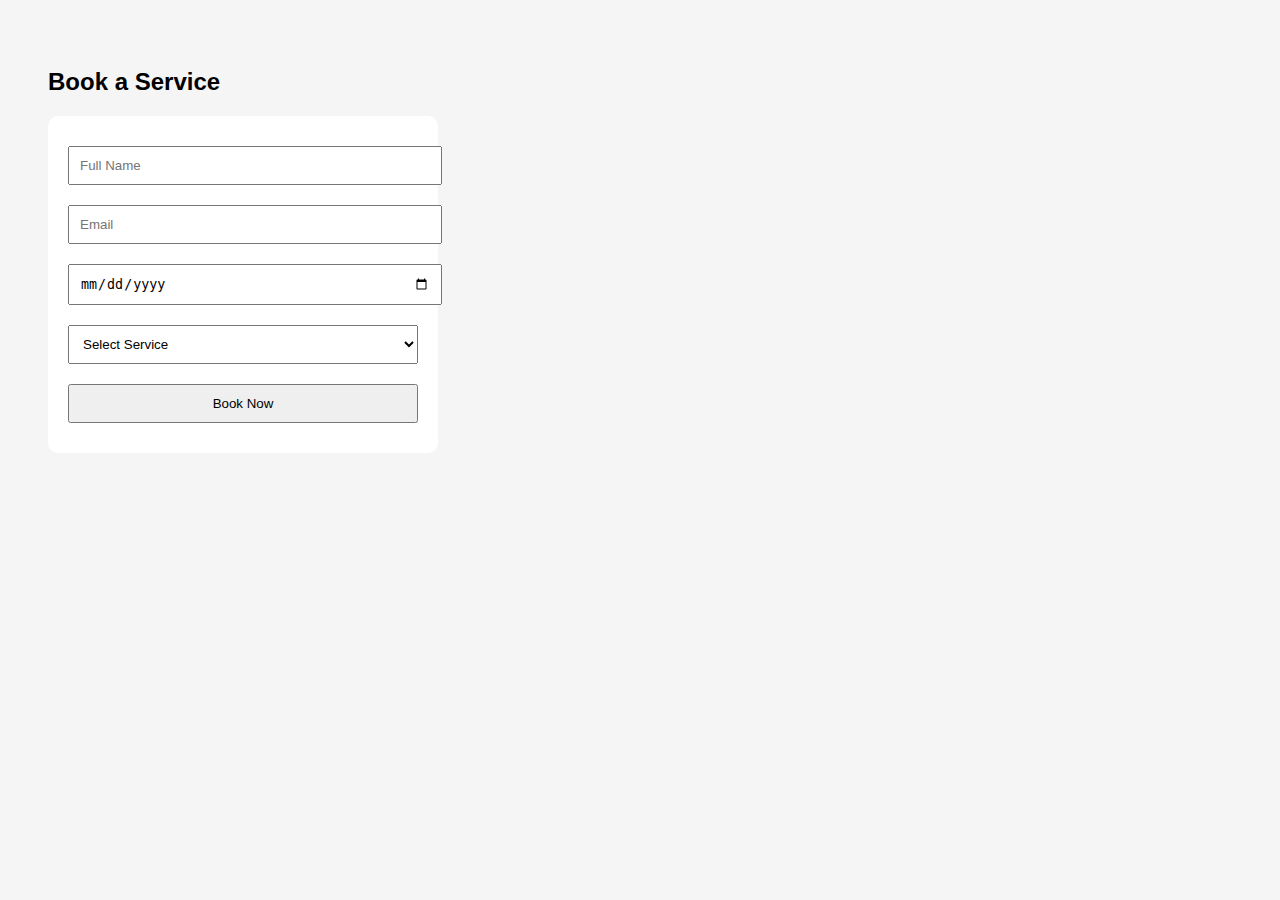
<file: client.html>
<!DOCTYPE html>
<html>

<head>
    <title>Client Booking</title>
    <link rel="stylesheet" href="style.css">
</head>

<body>

    <h2>Book a Service</h2>

    <form id="bookingForm">
        <input id="name" type="text" placeholder="Full Name" required>
        <input id="email" type="email" placeholder="Email" required>
        <input id="date" type="date" required>

        <select id="service" required>
            <option value="">Select Service</option>
            <option>Consultation</option>
            <option>Training</option>
            <option>Meeting</option>
        </select>

        <button type="submit">Book Now</button>
    </form>

    <script src="client.js"></script>
</body>

</html>
</file>
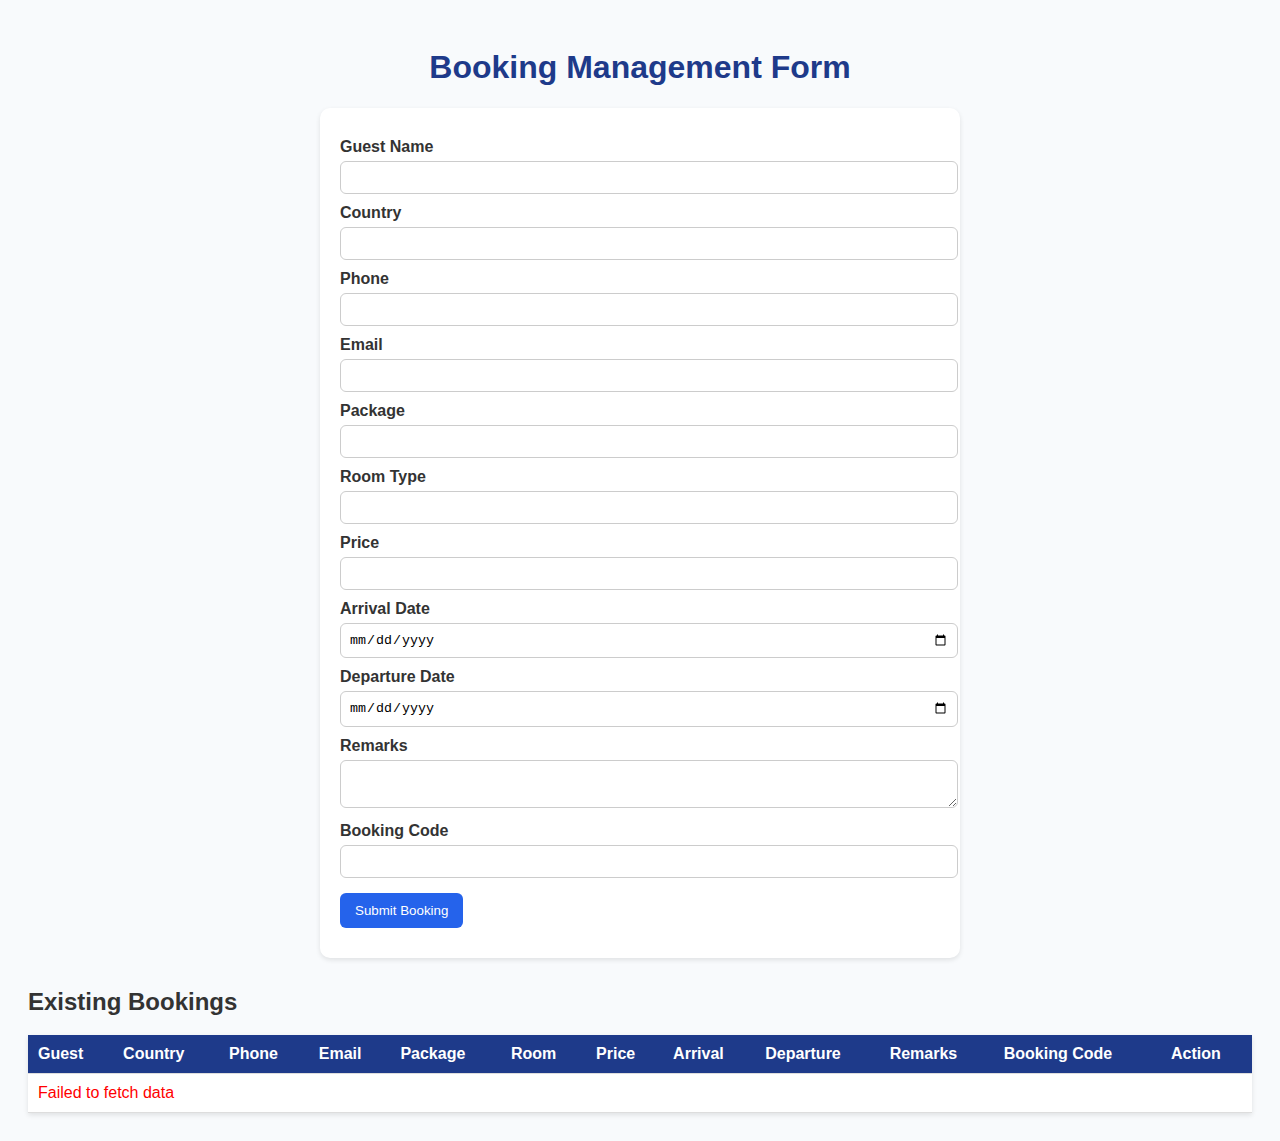
<file: oe.html>
<!DOCTYPE html>
<html lang="en">
<head>
  <meta charset="UTF-8" />
  <meta name="viewport" content="width=device-width, initial-scale=1.0" />
  <title>Booking Management</title>
  <style>
    body {
      font-family: Arial, sans-serif;
      background: #f8fafc;
      color: #333;
      padding: 20px;
    }
    h1 {
      text-align: center;
      color: #1e3a8a;
    }
    form {
      background: #fff;
      padding: 20px;
      border-radius: 10px;
      box-shadow: 0 2px 5px rgba(0,0,0,0.1);
      margin-bottom: 30px;
      max-width: 600px;
      margin-left: auto;
      margin-right: auto;
    }
    label {
      display: block;
      margin-top: 10px;
      font-weight: bold;
    }
    input, select, textarea {
      width: 100%;
      padding: 8px;
      margin-top: 5px;
      border-radius: 6px;
      border: 1px solid #ccc;
    }
    button {
      background: #2563eb;
      color: white;
      border: none;
      padding: 10px 15px;
      border-radius: 6px;
      cursor: pointer;
      margin-top: 15px;
    }
    button:hover {
      background: #1e40af;
    }
    #message {
      text-align: center;
      font-weight: bold;
      margin-top: 10px;
    }
    table {
      width: 100%;
      border-collapse: collapse;
      background: white;
      box-shadow: 0 2px 5px rgba(0,0,0,0.1);
    }
    th, td {
      padding: 10px;
      border-bottom: 1px solid #ddd;
      text-align: left;
    }
    th {
      background: #1e3a8a;
      color: white;
    }
    .delete-btn {
      background: #dc2626;
      border: none;
      color: white;
      padding: 5px 10px;
      border-radius: 4px;
      cursor: pointer;
    }
    .delete-btn:hover {
      background: #991b1b;
    }
  </style>
</head>
<body>

  <h1>Booking Management Form</h1>

  <form id="bookingForm">
    <label>Guest Name</label>
    <input type="text" name="guest_name" required>

    <label>Country</label>
    <input type="text" name="country" required>

    <label>Phone</label>
    <input type="text" name="phone" required>

    <label>Email</label>
    <input type="email" name="email">

    <label>Package</label>
    <input type="text" name="package">

    <label>Room Type</label>
    <input type="text" name="room_type">

    <label>Price</label>
    <input type="number" name="price">

    <label>Arrival Date</label>
    <input type="date" name="arrival_date">

    <label>Departure Date</label>
    <input type="date" name="departure_date">

    <label>Remarks</label>
    <textarea name="remarks"></textarea>

    <label>Booking Code</label>
    <input type="text" name="booking_code" required>

    <button type="submit">Submit Booking</button>
    <div id="message"></div>
  </form>

  <h2>Existing Bookings</h2>
  <table id="bookingsTable">
    <thead>
      <tr>
        <th>Guest</th>
        <th>Country</th>
        <th>Phone</th>
        <th>Email</th>
        <th>Package</th>
        <th>Room</th>
        <th>Price</th>
        <th>Arrival</th>
        <th>Departure</th>
        <th>Remarks</th>
        <th>Booking Code</th>
        <th>Action</th>
      </tr>
    </thead>
    <tbody></tbody>
  </table>

  <script>
    const API_URL = "https://script.google.com/macros/s/AKfycbx8biJ-E8tb7FWgn7XaUvLqRtIUCtWn8VsWPLMg2sdYn40twjtEJwAvsHC2Qb3qzwfd/exec"
    const form = document.getElementById("bookingForm");
    const message = document.getElementById("message");
    const tableBody = document.querySelector("#bookingsTable tbody");

    // Submit form
    form.addEventListener("submit", async (e) => {
      e.preventDefault();
      message.textContent = "Submitting...";
      const formData = Object.fromEntries(new FormData(form).entries());

      try {
        const res = await fetch(API_URL, {
          method: "POST",
          body: JSON.stringify(formData),
          headers: {"Content-Type": "application/json"}
        });
        const text = await res.text();
        if (text.includes("Success")) {
          message.style.color = "green";
          message.textContent = "Booking saved successfully!";
          form.reset();
          loadBookings();
        } else {
          throw new Error(text);
        }
      } catch (err) {
        message.style.color = "red";
        message.textContent = "Error: " + err.message;
      }
    });

    // Load bookings
    async function loadBookings() {
      tableBody.innerHTML = "<tr><td colspan='12'>Loading...</td></tr>";
      try {
        const res = await fetch(API_URL);
        const data = await res.json();
        if (!Array.isArray(data) || data.length === 0) {
          tableBody.innerHTML = "<tr><td colspan='12'>No bookings yet.</td></tr>";
          return;
        }
        tableBody.innerHTML = "";
        data.forEach(row => {
          const tr = document.createElement("tr");
          tr.innerHTML = `
            <td>${row.guest_name || ""}</td>
            <td>${row.country || ""}</td>
            <td>${row.phone || ""}</td>
            <td>${row.email || ""}</td>
            <td>${row.package || ""}</td>
            <td>${row.room_type || ""}</td>
            <td>${row.price || ""}</td>
            <td>${row.arrival_date || ""}</td>
            <td>${row.departure_date || ""}</td>
            <td>${row.remarks || ""}</td>
            <td>${row.booking_code || ""}</td>
            <td><button class="delete-btn" onclick="deleteBooking('${row.booking_code}')">Delete</button></td>
          `;
          tableBody.appendChild(tr);
        });
      } catch (err) {
        tableBody.innerHTML = "<tr><td colspan='12' style='color:red'>Failed to fetch data</td></tr>";
      }
    }

    // Delete booking
    async function deleteBooking(code) {
      if (!confirm(`Delete booking ${code}?`)) return;
      try {
        const res = await fetch(API_URL + "?delete=" + encodeURIComponent(code));
        const text = await res.text();
        alert(text);
        loadBookings();
      } catch (err) {
        alert("Error deleting: " + err.message);
      }
    }

    // Initial load
    loadBookings();
  </script>

</body>
</html>
</file>
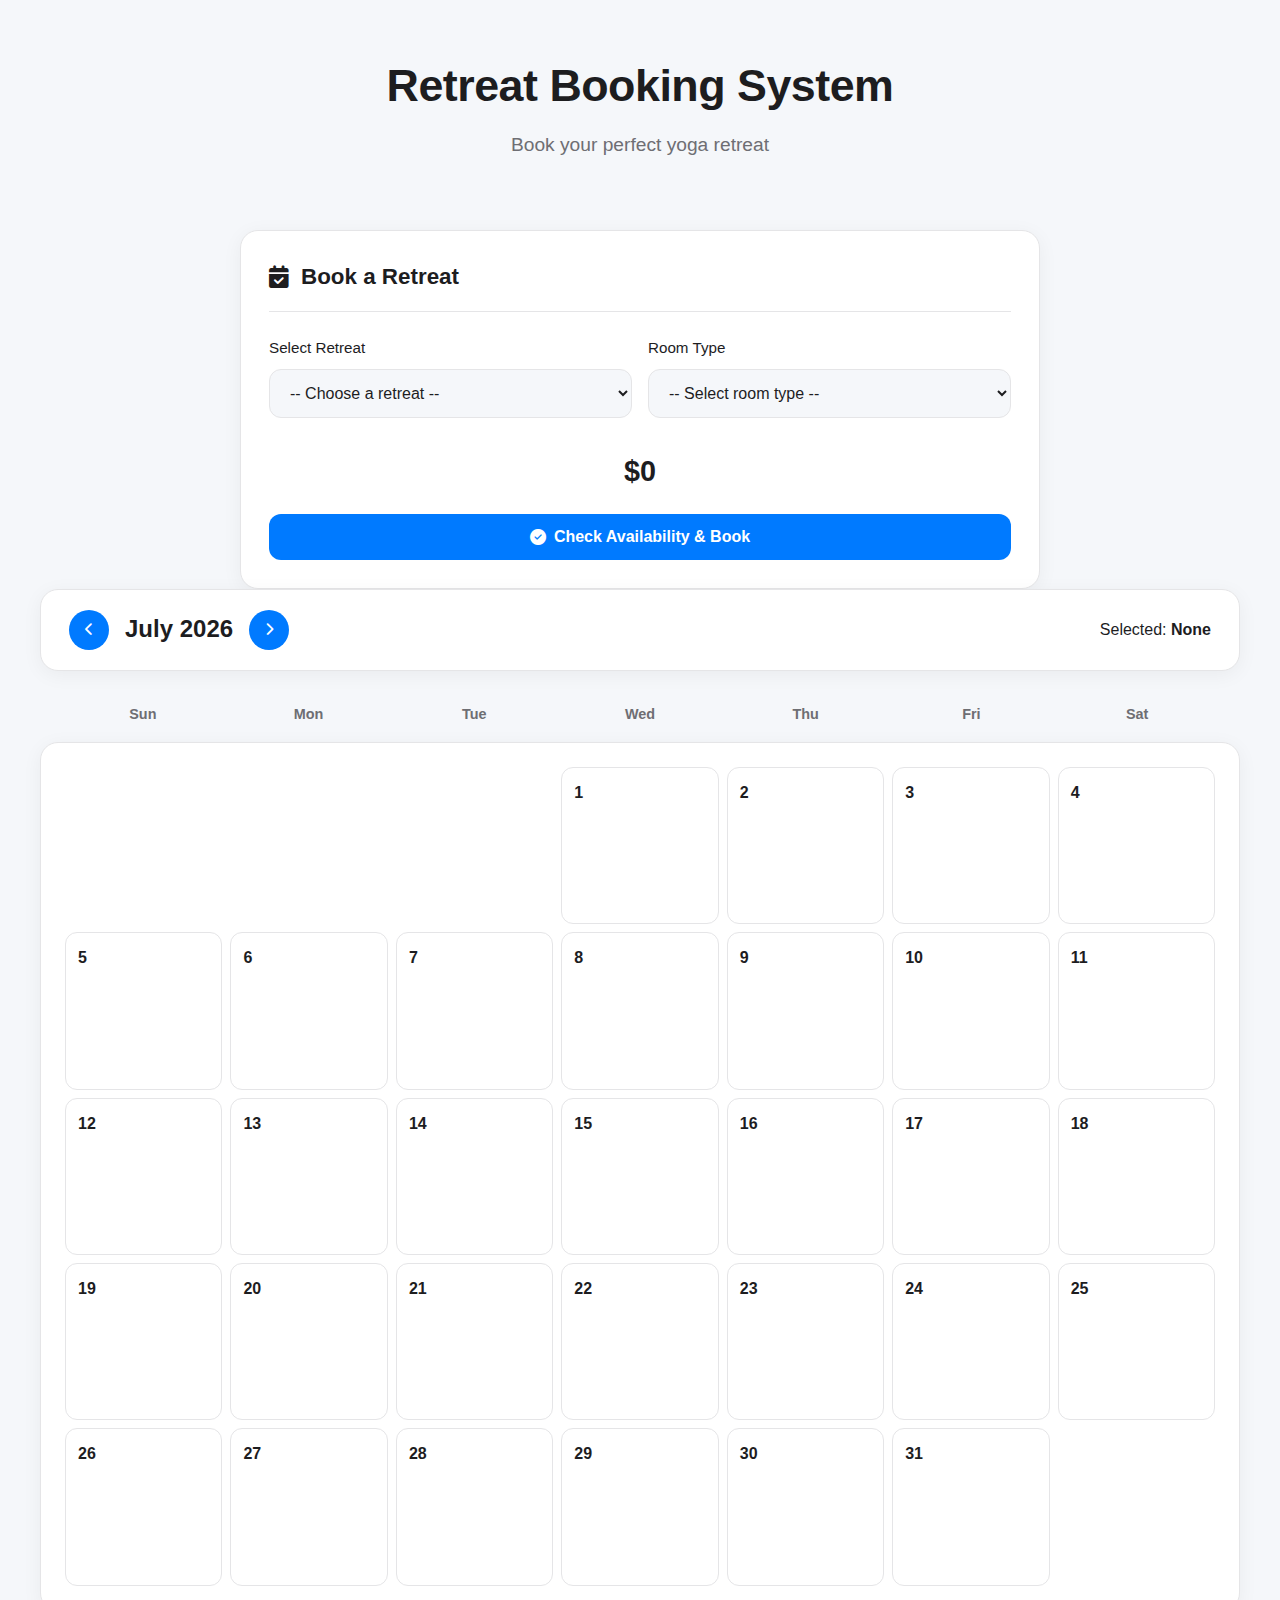
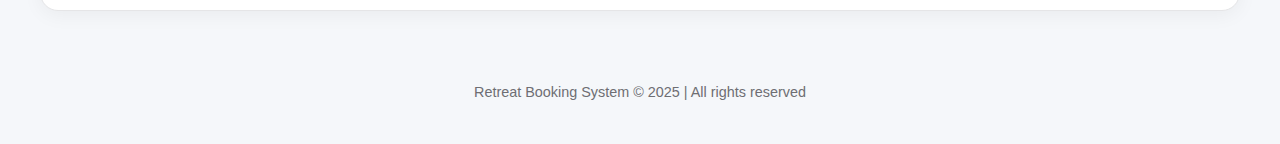
<file: test.html>
<!DOCTYPE html>
<html lang="en">
<head>
    <meta charset="UTF-8">
    <meta name="viewport" content="width=device-width, initial-scale=1.0">
    <title>Retreat Booking System</title>
    <link rel="stylesheet" href="https://cdnjs.cloudflare.com/ajax/libs/font-awesome/6.4.0/css/all.min.css">
    <style>
        :root {
            --primary-bg: #f5f7fa;
            --primary-text: #1d1d1f;
            --secondary-text: #6e6e73;
            --accent-color: #007AFF;
            --success: #34C759;
            --warning: #FF9500;
            --danger: #FF3B30;
            --card-bg: #ffffff;
            --border-color: #e5e5e7;
        }

        * {
            margin: 0;
            padding: 0;
            box-sizing: border-box;
            font-family: -apple-system, BlinkMacSystemFont, 'Segoe UI', Roboto, Oxygen, Ubuntu, Cantarell, sans-serif;
        }

        body {
            background: var(--primary-bg);
            color: var(--primary-text);
            line-height: 1.6;
            padding: 20px;
            min-height: 100vh;
        }

        .container {
            max-width: 1200px;
            margin: 0 auto;
        }

        header {
            text-align: center;
            margin-bottom: 40px;
            padding: 30px 20px;
        }

        h1 {
            color: var(--primary-text);
            margin-bottom: 8px;
            font-size: 2.8rem;
            font-weight: 700;
            letter-spacing: -0.5px;
        }

        .subtitle {
            color: var(--secondary-text);
            font-size: 1.2rem;
            font-weight: 400;
        }

        .card {
            background: var(--card-bg);
            border-radius: 18px;
            padding: 28px;
            box-shadow: 0 4px 20px rgba(0, 0, 0, 0.05);
            border: 1px solid var(--border-color);
            transition: transform 0.3s ease, box-shadow 0.3s ease;
            max-width: 800px;
            margin: 0 auto;
        }

        .card:hover {
            transform: translateY(-2px);
            box-shadow: 0 8px 25px rgba(0, 0, 0, 0.08);
        }

        .card h2 {
            color: var(--primary-text);
            margin-bottom: 24px;
            padding-bottom: 16px;
            border-bottom: 1px solid var(--border-color);
            display: flex;
            align-items: center;
            gap: 12px;
            font-size: 1.4rem;
            font-weight: 600;
        }

        .form-group {
            margin-bottom: 20px;
        }

        label {
            display: block;
            margin-bottom: 8px;
            font-weight: 500;
            color: var(--primary-text);
            font-size: 0.95rem;
        }

        input, select {
            width: 100%;
            padding: 14px 16px;
            border: 1px solid var(--border-color);
            border-radius: 12px;
            font-size: 16px;
            background: var(--primary-bg);
            color: var(--primary-text);
            transition: border 0.3s ease;
        }

        input:focus, select:focus {
            outline: none;
            border-color: var(--accent-color);
        }

        .btn {
            padding: 14px 22px;
            border: none;
            border-radius: 12px;
            font-size: 16px;
            font-weight: 600;
            cursor: pointer;
            transition: all 0.3s ease;
            display: inline-flex;
            align-items: center;
            justify-content: center;
            gap: 8px;
        }

        .btn-primary {
            background: var(--accent-color);
            color: white;
        }

        .btn-primary:hover {
            background: #0056CC;
        }

        .btn-danger {
            background: var(--danger);
            color: white;
        }

        .btn-success {
            background: var(--success);
            color: white;
        }

        .price-display {
            font-size: 1.8rem;
            font-weight: 700;
            color: var(--primary-text);
            text-align: center;
            margin-top: 10px;
        }

        .modal {
            display: none;
            position: fixed;
            top: 0;
            left: 0;
            width: 100%;
            height: 100%;
            background: rgba(0, 0, 0, 0.5);
            z-index: 1000;
            align-items: center;
            justify-content: center;
            backdrop-filter: blur(5px);
        }

        .modal-content {
            background: var(--card-bg);
            padding: 30px;
            border-radius: 18px;
            max-width: 500px;
            width: 90%;
            box-shadow: 0 20px 60px rgba(0, 0, 0, 0.2);
            border: 1px solid var(--border-color);
        }

        .modal-header {
            display: flex;
            justify-content: space-between;
            align-items: center;
            margin-bottom: 20px;
        }

        .modal-title {
            font-size: 1.5rem;
            color: var(--danger);
        }

        .close-modal {
            background: none;
            border: none;
            font-size: 1.5rem;
            cursor: pointer;
            color: var(--secondary-text);
        }

        .toast {
            position: fixed;
            bottom: 20px;
            right: 20px;
            padding: 16px 24px;
            background: var(--success);
            color: white;
            border-radius: 12px;
            box-shadow: 0 10px 30px rgba(0, 0, 0, 0.15);
            display: flex;
            align-items: center;
            gap: 12px;
            z-index: 1001;
            transform: translateY(100px);
            opacity: 0;
            transition: transform 0.3s ease, opacity 0.3s ease;
        }

        .toast.show {
            transform: translateY(0);
            opacity: 1;
        }

        .toast.error {
            background: var(--danger);
        }

        footer {
            text-align: center;
            margin-top: 50px;
            padding: 20px;
            color: var(--secondary-text);
            font-size: 0.9rem;
        }

        .booking-form {
            display: grid;
            grid-template-columns: 1fr 1fr;
            gap: 16px;
        }

        @media (max-width: 768px) {
            .booking-form {
                grid-template-columns: 1fr;
            }
        }
        
        .date-info {
            background: var(--card-bg);
            padding: 24px;
            border-radius: 18px;
            margin-top: 24px;
            box-shadow: 0 4px 20px rgba(0, 0, 0, 0.05);
            border: 1px solid var(--border-color);
            text-align: center;
        }
        
        .date-info h3 {
            color: var(--primary-text);
            margin-bottom: 16px;
            font-size: 1.3rem;
        }
        
        .date-info p {
            font-size: 1.1rem;
            margin-bottom: 8px;
        }
        
        .hidden {
            display: none;
        }
        
        .error-message {
            color: var(--danger);
            font-weight: 500;
            text-align: center;
            margin-top: 16px;
            padding: 16px;
            background: rgba(255, 59, 48, 0.05);
            border-radius: 12px;
            border: 1px solid rgba(255, 59, 48, 0.2);
        }

        .calendar-header {
            display: flex;
            justify-content: space-between;
            align-items: center;
            margin-bottom: 24px;
            background: var(--card-bg);
            padding: 20px 28px;
            border-radius: 18px;
            box-shadow: 0 4px 20px rgba(0, 0, 0, 0.05);
            border: 1px solid var(--border-color);
        }

        .calendar-controls {
            display: flex;
            align-items: center;
            gap: 16px;
        }

        .calendar-controls button {
            background: var(--accent-color);
            color: white;
            border: none;
            width: 40px;
            height: 40px;
            border-radius: 50%;
            display: flex;
            align-items: center;
            justify-content: center;
            cursor: pointer;
            transition: background 0.3s ease;
        }

        .calendar-controls button:hover {
            background: #0056CC;
        }

        #month-year {
            font-size: 1.5rem;
            font-weight: 600;
            color: var(--primary-text);
        }

        #calendar {
            display: grid;
            grid-template-columns: repeat(7, 1fr);
            gap: 8px;
            background: var(--card-bg);
            padding: 24px;
            border-radius: 18px;
            box-shadow: 0 4px 20px rgba(0, 0, 0, 0.05);
            border: 1px solid var(--border-color);
        }

        .calendar-day {
            aspect-ratio: 1;
            padding: 12px;
            border-radius: 12px;
            display: flex;
            flex-direction: column;
            justify-content: space-between;
            border: 1px solid var(--border-color);
            transition: all 0.2s ease;
            cursor: pointer;
            position: relative;
        }

        .calendar-day:hover {
            background: rgba(0, 122, 255, 0.05);
            border-color: var(--accent-color);
        }

        .calendar-day.empty {
            background: transparent;
            border: none;
            cursor: default;
        }

        .calendar-day.empty:hover {
            background: transparent;
        }

        .day-number {
            font-weight: 600;
            font-size: 16px;
        }

        .event-dot {
            width: 6px;
            height: 6px;
            border-radius: 50%;
            background: var(--danger);
            margin: 0 auto;
        }

        .calendar-day.blocked {
            background: rgba(255, 59, 48, 0.1);
            color: var(--danger);
            font-weight: bold;
            border-color: rgba(255, 59, 48, 0.3);
        }

        .calendar-day.start-date {
            background: var(--success);
            color: white;
            font-weight: bold;
        }

        .calendar-day.end-date {
            background: var(--success);
            color: white;
            font-weight: bold;
        }

        .calendar-day.in-range {
            background: rgba(52, 199, 89, 0.1);
            color: var(--success);
            font-weight: bold;
        }

        .date-label {
            font-size: 9px;
            font-weight: bold;
            text-align: center;
            background: rgba(255, 255, 255, 0.9);
            color: var(--primary-text);
            padding: 2px;
            border-radius: 3px;
            margin-top: 3px;
        }

        .weekdays {
            display: grid;
            grid-template-columns: repeat(7, 1fr);
            gap: 8px;
            margin-bottom: 8px;
            padding: 0 24px;
        }

        .weekday {
            text-align: center;
            font-weight: 600;
            color: var(--secondary-text);
            padding: 8px;
            font-size: 0.9rem;
        }

        
    </style>
</head>

<body>
    <div class="container">
        <header>
            <h1>Retreat Booking System</h1>
            <p class="subtitle">Book your perfect yoga retreat</p>
        </header>

        <div class="card">
            <h2><i class="fas fa-calendar-check"></i> Book a Retreat</h2>
            <div class="booking-form">
                <div class="form-group">
                    <label for="retreatSelect">Select Retreat</label>
                    <select id="retreatSelect">
                        <option value="">-- Choose a retreat --</option>
                        <option value="Silent Yoga Retreat 6D/6N">Silent Yoga Retreat 6D/6N</option>
                        <option value="Yoga and Ayurvedic Massage 2D/2N">Yoga and Ayurvedic Massage 2D/2N</option>
                        <option value="Introductory Hatha Yoga 4D/4N">Introductory Hatha Yoga 4D/4N</option>
                        <option value="Yogic Cleansing and Stretching 2D/2N">Yogic Cleansing and Stretching 2D/2N</option>
                        <option value="One-Day Yoga and Meditation 1DAY">One-Day Yoga and Meditation 1DAY</option>
                        <option value="Fasting and Gastro-Cleansing 7D/7N">Fasting and Gastro-Cleansing 7D/7N</option>
                        <option value="Yoga and Juice Fasting 4D/4N">Yoga and Juice Fasting 4D/4N</option>
                        <option value="Silent Detox Retreat in Nepal 6D/6N">Silent Detox Retreat in Nepal 6D/6N</option>
                        <option value="Standard Hatha Yoga 7D/7N">Standard Hatha Yoga 7D/7N</option>
                    </select>
                </div>

                <div class="form-group">
                    <label for="roomSelect">Room Type</label>
                    <select id="roomSelect">
                        <option value="">-- Select room type --</option>
                        <option value="Private">Private</option>
                        <option value="Double">Double</option>
                        <option value="Dormitory">Dormitory</option>
                    </select>
                </div>
            </div>

            <div class="price-display" id="priceDisplay">$0</div>

            <button class="btn btn-primary" onclick="checkBooking()" style="width: 100%; margin-top: 20px;">
                <i class="fas fa-check-circle"></i> Check Availability & Book
            </button>
        </div>

        <div class="calendar-section">
            <div class="calendar-header">
                <div class="calendar-controls">
                    <button onclick="prevMonth()"><i class="fas fa-chevron-left"></i></button>
                    <span id="month-year">January 2023</span>
                    <button onclick="nextMonth()"><i class="fas fa-chevron-right"></i></button>
                </div>
                <div>
                    <span>Selected: <strong id="selectedRetreat">None</strong></span>
                </div>
            </div>
            
            <div class="weekdays">
                <div class="weekday">Sun</div>
                <div class="weekday">Mon</div>
                <div class="weekday">Tue</div>
                <div class="weekday">Wed</div>
                <div class="weekday">Thu</div>
                <div class="weekday">Fri</div>
                <div class="weekday">Sat</div>
            </div>
            
            <div id="calendar"></div>
            
            <div class="date-info hidden" id="dateInfo">
                <h3>Your Retreat Schedule</h3>
                <p>Your retreat starts on: <strong id="startDateDisplay">Not selected</strong></p>
                <p>Your retreat ends on: <strong id="endDateDisplay">Not selected</strong></p>
                <p>Check-in: 11am after breakfast</p>
            </div>
            
            <div class="error-message hidden" id="dateError">
                <!-- Error message will be displayed here -->
            </div>
        </div>

       
            
        </div>

        <footer>
            <p>Retreat Booking System &copy; 2025 | All rights reserved</p>
        </footer>
    </div>

    <!-- Success Modal -->
    <div class="modal" id="successModal">
        <div class="modal-content">
            <div class="modal-header">
                <h3 class="modal-title" style="color: var(--success);"><i class="fas fa-check-circle"></i> BOOKING SUCCESSFUL</h3>
                <button class="close-modal" onclick="closeSuccessModal()">&times;</button>
            </div>
            <div class="modal-body">
                <p style="font-size: 1.2rem; text-align: center;">
                    Your retreat has been successfully booked!
                </p>
            </div>
            <div class="modal-footer">
                <button class="btn btn-success" onclick="closeSuccessModal()">Great!</button>
            </div>
        </div>
    </div>

    <!-- Error Modal -->
    <div class="modal" id="errorModal">
        <div class="modal-content">
            <div class="modal-header">
                <h3 class="modal-title"><i class="fas fa-exclamation-circle"></i> DATE CONFLICT</h3>
                <button class="close-modal" onclick="closeErrorModal()">&times;</button>
            </div>
            <div class="modal-body">
                <p id="errorModalMessage" style="font-size: 1.1rem; text-align: center; line-height: 1.5;">
                    <!-- Error message will be inserted here -->
                </p>
            </div>
            <div class="modal-footer">
                <button class="btn btn-primary" onclick="closeErrorModal()">OK</button>
            </div>
        </div>
    </div>

    <!-- Blocked Date Info Modal -->
    <div class="modal" id="blockedInfoModal">
        <div class="modal-content">
            <div class="modal-header">
                <h3 class="modal-title"><i class="fas fa-calendar-times"></i> BLOCKED DATE</h3>
                <button class="close-modal" onclick="closeBlockedInfoModal()">&times;</button>
            </div>
            <div class="modal-body">
                <p id="blockedInfoMessage" style="font-size: 1.1rem; text-align: center; line-height: 1.5;">
                    <!-- Blocked date info will be inserted here -->
                </p>
            </div>
            <div class="modal-footer">
                <button class="btn btn-primary" onclick="closeBlockedInfoModal()">OK</button>
            </div>
        </div>
    </div>

    <!-- Toast Notification -->
    <div class="toast" id="toast">
        <i class="fas fa-check-circle"></i>
        <span id="toastMessage">Operation completed successfully!</span>
    </div>

    <script>
        const API = "https://script.google.com/macros/s/AKfycbykBLoTipqGHregVixPiGFm1yLMiUiwj-fEMMYOCbmYA8GeNSk0dCCiI9ts6U0WyJoMkg/exec";

        // Pricing and duration data
        const pricing = {
            "Silent Yoga Retreat 6D/6N": { "Private": 479 },
            "Yoga and Ayurvedic Massage 2D/2N": { "Private": 179, "Double": 149, "Dormitory": 119 },
            "Introductory Hatha Yoga 4D/4N": { "Private": 319, "Double": 259, "Dormitory": 199 },
            "Yogic Cleansing and Stretching 2D/2N": { "Private": 159, "Double": 129, "Dormitory": 99 },
            "One-Day Yoga and Meditation 1DAY": { "Dormitory": 79 },
            "Fasting and Gastro-Cleansing 7D/7N": { "Private": 559, "Double": 455, "Dormitory": 349 },
            "Yoga and Juice Fasting 4D/4N": { "Private": 319, "Double": 259, "Dormitory": 199 },
            "Silent Detox Retreat in Nepal 6D/6N": { "Private": 479, "Double": 389 },
            "Standard Hatha Yoga 7D/7N": { "Private": 559, "Double": 455, "Dormitory": 349 }
        };

        const retreatDuration = {
            "Silent Yoga Retreat 6D/6N": 6,
            "Yoga and Ayurvedic Massage 2D/2N": 2,
            "Introductory Hatha Yoga 4D/4N": 4,
            "Yogic Cleansing and Stretching 2D/2N": 2,
            "One-Day Yoga and Meditation 1DAY": 1,
            "Fasting and Gastro-Cleansing 7D/7N": 7,
            "Yoga and Juice Fasting 4D/4N": 4,
            "Silent Detox Retreat in Nepal 6D/6N": 6,
            "Standard Hatha Yoga 7D/7N": 7
        };

        // State variables
        let currentYear = new Date().getFullYear();
        let currentMonth = new Date().getMonth();
        let blockedDates = [];
        let selectedStartDate = null;
        let selectedEndDate = null;

        // Initialize the application
        window.onload = () => {
            fetchBlocks();
            renderCalendar(currentYear, currentMonth);

            // Add event listeners
            document.getElementById('retreatSelect').addEventListener('change', updateRetreatSelection);
            document.getElementById('roomSelect').addEventListener('change', updatePrice);
        };

        // Update retreat selection
        function updateRetreatSelection() {
            const retreatSelect = document.getElementById('retreatSelect');
            const selectedRetreat = retreatSelect.value;
            document.getElementById('selectedRetreat').textContent = selectedRetreat || 'None';
            updatePrice();
            
            // Clear any previous selection when retreat changes
            selectedStartDate = null;
            selectedEndDate = null;
            document.getElementById('dateInfo').classList.add('hidden');
            document.getElementById('dateError').classList.add('hidden');
            renderCalendar(currentYear, currentMonth);
        }

        // Update price based on retreat and room selection
        function updatePrice() {
            const retreat = document.getElementById('retreatSelect').value;
            const room = document.getElementById('roomSelect').value;

            if (pricing[retreat] && pricing[retreat][room]) {
                const price = pricing[retreat][room];
                document.getElementById('priceDisplay').textContent = "$" + price;
            } else {
                document.getElementById('priceDisplay').textContent = "$0";
            }
        }

        // Check booking for conflicts
        function checkBooking() {
            const retreat = document.getElementById('retreatSelect').value;
            const room = document.getElementById('roomSelect').value;

            // Validate inputs
            if (!retreat) {
                showToast('Please select a retreat', true);
                return;
            }

            if (!room) {
                showToast('Please select a room type', true);
                return;
            }

            if (!selectedStartDate) {
                showToast('Please select a start date from the calendar', true);
                return;
            }

            // If no conflicts, show success
            showSuccessModal();
        }

        // Check if date range conflicts with blocked dates
        function checkDateRangeConflict(startDate, endDate) {
            const current = new Date(startDate);
            const conflicts = [];

            while (current <= endDate) {
                const dateStr = current.toISOString().split('T')[0];
                const blockedDate = blockedDates.find(b => b.date === dateStr);

                if (blockedDate) {
                    conflicts.push({
                        date: dateStr,
                        reason: blockedDate.reason
                    });
                }
                current.setDate(current.getDate() + 1);
            }
            
            return conflicts.length > 0 ? conflicts : null;
        }

        // Fetch blocked dates from API
        function fetchBlocks() {
            fetch(API)
            .then(r => r.json())
            .then(data => {
                updateBlockedDates(data);
            });
        }

        // Update blocked dates
        function updateBlockedDates(data) {
            blockedDates = [];
            data.forEach(row => {
                if (row.Start && row.End) {
                    let start = new Date(row.Start);
                    let end = new Date(row.End);
                    const reason = row.Reason;

                    while (start <= end) {
                        const dateStr = start.toISOString().split("T")[0];
                        blockedDates.push({ date: dateStr, reason: reason });
                        start.setDate(start.getDate() + 1);
                    }
                }
            });
            renderCalendar(currentYear, currentMonth);
        }

        // Calendar functions
        function renderCalendar(year, month) {
            const monthName = new Date(year, month).toLocaleString("default", { month: "long" });
            document.getElementById("month-year").innerText = `${monthName} ${year}`;

            const calendar = document.getElementById("calendar");
            calendar.innerHTML = "";

            const firstDay = new Date(year, month, 1).getDay();
            const daysInMonth = new Date(year, month + 1, 0).getDate();

            // Empty boxes before first day
            for (let i = 0; i < firstDay; i++) {
                calendar.innerHTML += `<div class="calendar-day empty"></div>`;
            }

            // Fill days
            for (let day = 1; day <= daysInMonth; day++) {
                let dateStr = `${year}-${String(month + 1).padStart(2, '0')}-${String(day).padStart(2, '0')}`;
                const blockedDate = blockedDates.find(b => b.date === dateStr);
                const isBlocked = !!blockedDate;

                let dayClass = "calendar-day";
                let dateLabelHtml = "";

                if (isBlocked) {
                    dayClass += " blocked";
                }

                // Check if this date is in the selected booking range
                const currentDate = new Date(dateStr);
                if (selectedStartDate && selectedEndDate) {
                    if (currentDate.getTime() === selectedStartDate.getTime()) {
                        dayClass += " start-date";
                        dateLabelHtml = `<div class="date-label">ARRIVAL</div>`;
                    } else if (currentDate.getTime() === selectedEndDate.getTime()) {
                        dayClass += " end-date";
                        dateLabelHtml = `<div class="date-label">DEPARTURE 11AM</div>`;
                    } else if (currentDate > selectedStartDate && currentDate < selectedEndDate) {
                        dayClass += " in-range";
                    }
                }

                calendar.innerHTML += `
                    <div class="${dayClass}" data-date="${dateStr}" onclick="selectDate('${dateStr}')">
                        <div class="day-number">${day}</div>
                        <div class="day-events">
                            ${isBlocked ? '<div class="event-dot"></div>' : ''}
                        </div>
                        ${dateLabelHtml}
                    </div>
                `;
            }
        }

        function selectDate(dateStr) {
            const retreat = document.getElementById('retreatSelect').value;
            if (!retreat) {
                showToast('Please select a retreat first', true);
                return;
            }

            // Check if the selected date is blocked
            const blockedDate = blockedDates.find(b => b.date === dateStr);
            if (blockedDate) {
                // Show blocked date info modal
                document.getElementById('blockedInfoMessage').innerHTML = 
                    `The date <strong>${formatDate(dateStr)}</strong> is blocked.<br><br>
                    <strong>Reason:</strong> ${blockedDate.reason}`;
                document.getElementById('blockedInfoModal').style.display = 'flex';
                return;
            }

            const date = new Date(dateStr);
            const nights = retreatDuration[retreat];
            
            // Calculate end date (start date + nights)
            selectedStartDate = date;
            selectedEndDate = new Date(date);
            selectedEndDate.setDate(date.getDate() + nights);
            
            // Check for conflicts with blocked dates
            const conflicts = checkDateRangeConflict(selectedStartDate, selectedEndDate);
            
            if (conflicts) {
                // Show error modal with details
                let errorMessage = "Sorry, the selected dates overlap with blocked dates:<br><br>";
                conflicts.forEach(conflict => {
                    errorMessage += `• <strong>${formatDate(conflict.date)}</strong>: ${conflict.reason}<br>`;
                });
                
                document.getElementById('errorModalMessage').innerHTML = errorMessage;
                document.getElementById('errorModal').style.display = 'flex';
                
                // Clear the selection
                selectedStartDate = null;
                selectedEndDate = null;
                renderCalendar(currentYear, currentMonth);
                return;
            }
            
            // If no conflicts, proceed with selection
            document.getElementById('dateError').classList.add('hidden');
            
            // Update date info display
            document.getElementById('startDateDisplay').textContent = formatDate(dateStr);
            document.getElementById('endDateDisplay').textContent = formatDate(selectedEndDate.toISOString().split('T')[0]);
            document.getElementById('dateInfo').classList.remove('hidden');
            
            renderCalendar(currentYear, currentMonth);
        }

        function prevMonth() {
            currentMonth--;
            if (currentMonth < 0) {
                currentMonth = 11;
                currentYear--;
            }
            renderCalendar(currentYear, currentMonth);
        }

        function nextMonth() {
            currentMonth++;
            if (currentMonth > 11) {
                currentMonth = 0;
                currentYear++;
            }
            renderCalendar(currentYear, currentMonth);
        }

        // UI Utilities
        function showToast(message, isError = false) {
            const toast = document.getElementById('toast');
            const toastMessage = document.getElementById('toastMessage');

            toastMessage.textContent = message;
            toast.className = isError ? 'toast error show' : 'toast show';

            setTimeout(() => {
                toast.className = 'toast';
            }, 3000);
        }

        function showSuccessModal() {
            document.getElementById('successModal').style.display = 'flex';
        }

        function closeSuccessModal() {
            document.getElementById('successModal').style.display = 'none';
        }

        function closeErrorModal() {
            document.getElementById('errorModal').style.display = 'none';
        }

        function closeBlockedInfoModal() {
            document.getElementById('blockedInfoModal').style.display = 'none';
        }

        function formatDate(dateStr) {
            if (!dateStr) return '';
            const date = new Date(dateStr);
            return date.toLocaleDateString('en-US', {
                year: 'numeric',
                month: 'short',
                day: 'numeric'
            });
        }
    </script>
</body>
</html>
</file>
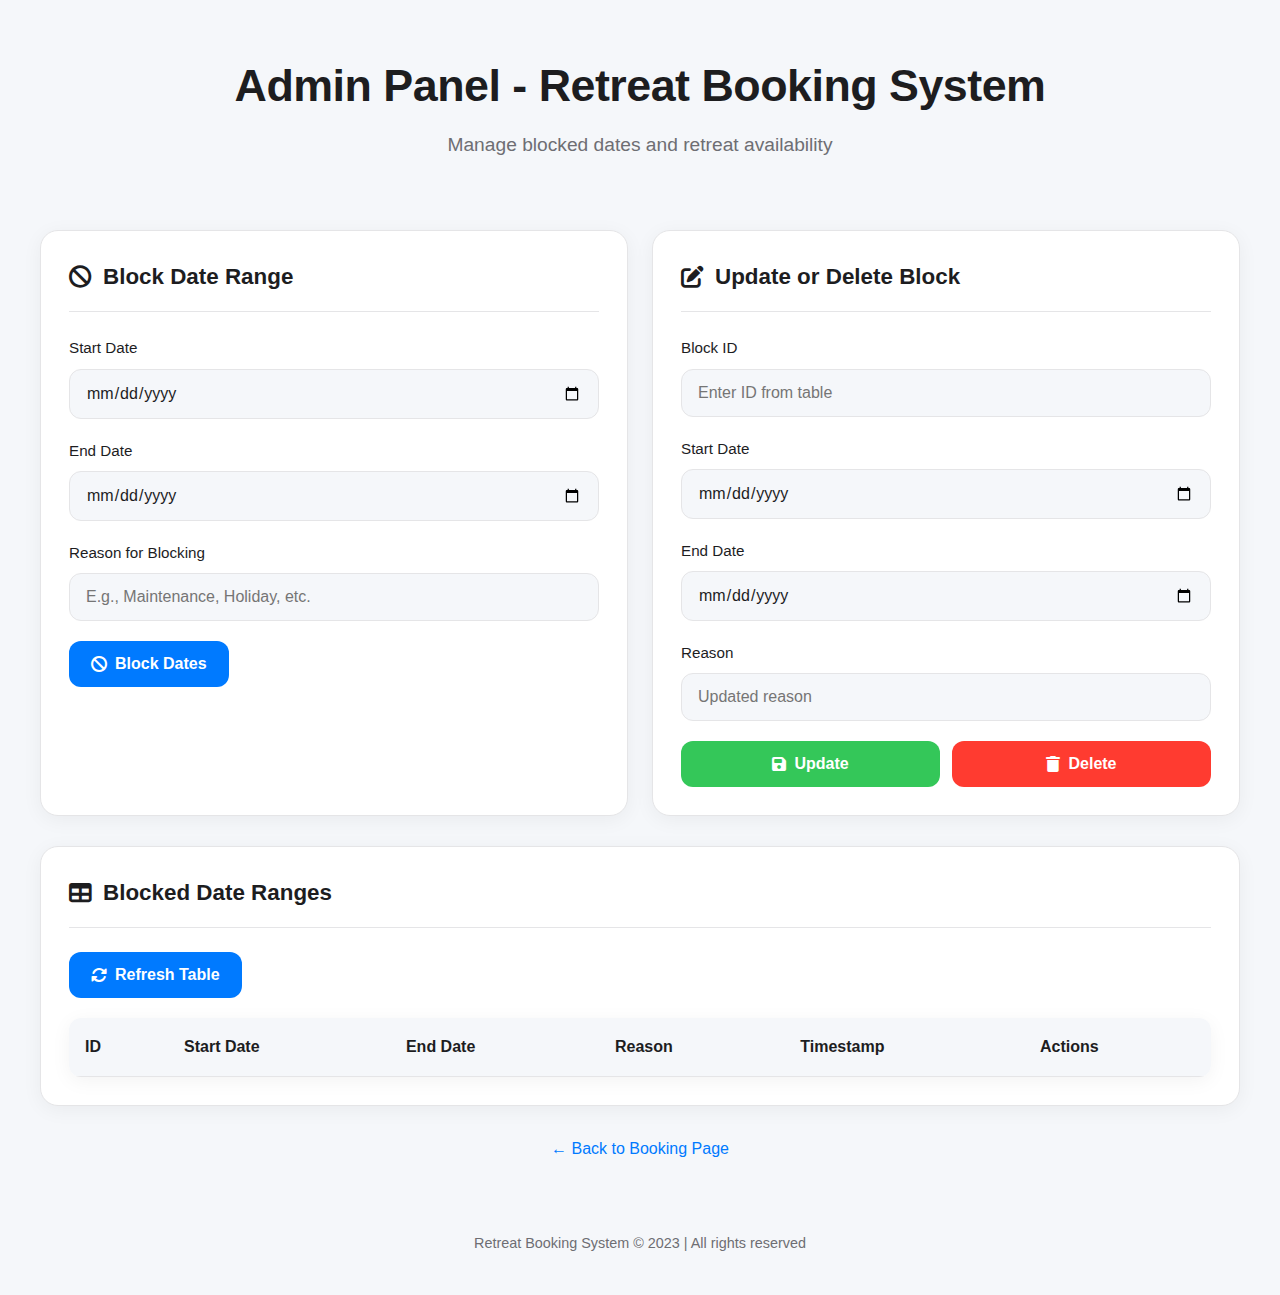
<file: tester.html>
<!DOCTYPE html>
<html lang="en">

<head>
    <meta charset="UTF-8">
    <meta name="viewport" content="width=device-width, initial-scale=1.0">
    <title>Admin - Retreat Booking System</title>
    <link rel="stylesheet" href="https://cdnjs.cloudflare.com/ajax/libs/font-awesome/6.4.0/css/all.min.css">
    <style>
        :root {
            --primary-bg: #f5f7fa;
            --primary-text: #1d1d1f;
            --secondary-text: #6e6e73;
            --accent-color: #007AFF;
            --success: #34C759;
            --warning: #FF9500;
            --danger: #FF3B30;
            --card-bg: #ffffff;
            --border-color: #e5e5e7;
        }

        * {
            margin: 0;
            padding: 0;
            box-sizing: border-box;
            font-family: -apple-system, BlinkMacSystemFont, 'Segoe UI', Roboto, Oxygen, Ubuntu, Cantarell, sans-serif;
        }

        body {
            background: var(--primary-bg);
            color: var(--primary-text);
            line-height: 1.6;
            padding: 20px;
            min-height: 100vh;
        }

        .container {
            max-width: 1200px;
            margin: 0 auto;
        }

        header {
            text-align: center;
            margin-bottom: 40px;
            padding: 30px 20px;
        }

        h1 {
            color: var(--primary-text);
            margin-bottom: 8px;
            font-size: 2.8rem;
            font-weight: 700;
            letter-spacing: -0.5px;
        }

        .subtitle {
            color: var(--secondary-text);
            font-size: 1.2rem;
            font-weight: 400;
        }

        .dashboard {
            display: grid;
            grid-template-columns: 1fr 1fr;
            gap: 24px;
            margin-bottom: 30px;
        }

        @media (max-width: 992px) {
            .dashboard {
                grid-template-columns: 1fr;
            }
        }

        .card {
            background: var(--card-bg);
            border-radius: 18px;
            padding: 28px;
            box-shadow: 0 4px 20px rgba(0, 0, 0, 0.05);
            border: 1px solid var(--border-color);
            transition: transform 0.3s ease, box-shadow 0.3s ease;
        }

        .card:hover {
            transform: translateY(-2px);
            box-shadow: 0 8px 25px rgba(0, 0, 0, 0.08);
        }

        .card h2 {
            color: var(--primary-text);
            margin-bottom: 24px;
            padding-bottom: 16px;
            border-bottom: 1px solid var(--border-color);
            display: flex;
            align-items: center;
            gap: 12px;
            font-size: 1.4rem;
            font-weight: 600;
        }

        .form-group {
            margin-bottom: 20px;
        }

        label {
            display: block;
            margin-bottom: 8px;
            font-weight: 500;
            color: var(--primary-text);
            font-size: 0.95rem;
        }

        input,
        select {
            width: 100%;
            padding: 14px 16px;
            border: 1px solid var(--border-color);
            border-radius: 12px;
            font-size: 16px;
            background: var(--primary-bg);
            color: var(--primary-text);
            transition: border 0.3s ease;
        }

        input:focus,
        select:focus {
            outline: none;
            border-color: var(--accent-color);
        }

        .btn {
            padding: 14px 22px;
            border: none;
            border-radius: 12px;
            font-size: 16px;
            font-weight: 600;
            cursor: pointer;
            transition: all 0.3s ease;
            display: inline-flex;
            align-items: center;
            justify-content: center;
            gap: 8px;
        }

        .btn-primary {
            background: var(--accent-color);
            color: white;
        }

        .btn-primary:hover {
            background: #0056CC;
        }

        .btn-danger {
            background: var(--danger);
            color: white;
        }

        .btn-success {
            background: var(--success);
            color: white;
        }

        .action-buttons {
            display: flex;
            gap: 12px;
            margin-top: 20px;
        }

        .action-buttons .btn {
            flex: 1;
        }

        table {
            width: 100%;
            border-collapse: collapse;
            background: var(--card-bg);
            border-radius: 12px;
            overflow: hidden;
            box-shadow: 0 4px 20px rgba(0, 0, 0, 0.05);
        }

        table th,
        table td {
            padding: 16px;
            text-align: left;
            border-bottom: 1px solid var(--border-color);
        }

        table th {
            background: var(--primary-bg);
            color: var(--primary-text);
            font-weight: 600;
        }

        table tr:hover {
            background: rgba(0, 122, 255, 0.03);
        }

        .action-cell {
            display: flex;
            gap: 8px;
        }

        .action-btn {
            padding: 8px 12px;
            border: none;
            border-radius: 8px;
            cursor: pointer;
            font-size: 14px;
            transition: all 0.2s ease;
        }

        .edit-btn {
            background: var(--success);
            color: white;
        }

        .delete-btn {
            background: var(--danger);
            color: white;
        }

        .toast {
            position: fixed;
            bottom: 20px;
            right: 20px;
            padding: 16px 24px;
            background: var(--success);
            color: white;
            border-radius: 12px;
            box-shadow: 0 10px 30px rgba(0, 0, 0, 0.15);
            display: flex;
            align-items: center;
            gap: 12px;
            z-index: 1001;
            transform: translateY(100px);
            opacity: 0;
            transition: transform 0.3s ease, opacity 0.3s ease;
        }

        .toast.show {
            transform: translateY(0);
            opacity: 1;
        }

        .toast.error {
            background: var(--danger);
        }

        footer {
            text-align: center;
            margin-top: 50px;
            padding: 20px;
            color: var(--secondary-text);
            font-size: 0.9rem;
        }

        .booking-link {
            text-align: center;
            margin-top: 30px;
        }

        .booking-link a {
            color: var(--accent-color);
            text-decoration: none;
            font-weight: 500;
        }

        .booking-link a:hover {
            text-decoration: underline;
        }
    </style>
</head>

<body>
    <div class="container">
        <header>
            <h1>Admin Panel - Retreat Booking System</h1>
            <p class="subtitle">Manage blocked dates and retreat availability</p>
        </header>

        <div class="dashboard">
            <div class="card">
                <h2><i class="fas fa-ban"></i> Block Date Range</h2>
                <div class="form-group">
                    <label for="start">Start Date</label>
                    <input type="date" id="start">
                </div>
                <div class="form-group">
                    <label for="end">End Date</label>
                    <input type="date" id="end">
                </div>
                <div class="form-group">
                    <label for="reason">Reason for Blocking</label>
                    <input type="text" id="reason" placeholder="E.g., Maintenance, Holiday, etc.">
                </div>
                <button class="btn btn-primary" onclick="addBlock()">
                    <i class="fas fa-ban"></i> Block Dates
                </button>
            </div>

            <div class="card">
                <h2><i class="fas fa-edit"></i> Update or Delete Block</h2>
                <div class="form-group">
                    <label for="edit_id">Block ID</label>
                    <input type="text" id="edit_id" placeholder="Enter ID from table">
                </div>
                <div class="form-group">
                    <label for="edit_start">Start Date</label>
                    <input type="date" id="edit_start">
                </div>
                <div class="form-group">
                    <label for="edit_end">End Date</label>
                    <input type="date" id="edit_end">
                </div>
                <div class="form-group">
                    <label for="edit_reason">Reason</label>
                    <input type="text" id="edit_reason" placeholder="Updated reason">
                </div>
                <div class="action-buttons">
                    <button class="btn btn-success" onclick="updateBlock()">
                        <i class="fas fa-save"></i> Update
                    </button>
                    <button class="btn btn-danger" onclick="deleteBlock()">
                        <i class="fas fa-trash"></i> Delete
                    </button>
                </div>
            </div>
        </div>

        <div class="card">
            <h2><i class="fas fa-table"></i> Blocked Date Ranges</h2>
            <button class="btn btn-primary" onclick="fetchBlocks()" style="margin-bottom: 20px;">
                <i class="fas fa-sync-alt"></i> Refresh Table
            </button>
            <table id="table">
                <thead>
                    <tr>
                        <th>ID</th>
                        <th>Start Date</th>
                        <th>End Date</th>
                        <th>Reason</th>
                        <th>Timestamp</th>
                        <th>Actions</th>
                    </tr>
                </thead>
                <tbody>
                    <!-- Table rows will be populated by JavaScript -->
                </tbody>
            </table>
        </div>

        <div class="booking-link">
            <a href="index.html">← Back to Booking Page</a>
        </div>

        <footer>
            <p>Retreat Booking System &copy; 2023 | All rights reserved</p>
        </footer>
    </div>

    <!-- Toast Notification -->
    <div class="toast" id="toast">
        <i class="fas fa-check-circle"></i>
        <span id="toastMessage">Operation completed successfully!</span>
    </div>

    <script>
        const API = "https://script.google.com/macros/s/AKfycbykBLoTipqGHregVixPiGFm1yLMiUiwj-fEMMYOCbmYA8GeNSk0dCCiI9ts6U0WyJoMkg/exec";

        // Initialize the application
        window.onload = () => {
            fetchBlocks();
        };

        // Block management functions
        function addBlock() {
            const start = document.getElementById("start").value;
            const end = document.getElementById("end").value;
            const reason = document.getElementById("reason").value;

            if (!start || !end || !reason) {
                showToast('Please fill in all fields', true);
                return;
            }

            fetch(API, {
                method: "POST",
                body: JSON.stringify({
                    action: "create",
                    start: start,
                    end: end,
                    reason: reason
                })
            })
                .then(r => r.json())
                .then(d => {
                    showToast('Date range blocked successfully!');
                    document.getElementById("start").value = '';
                    document.getElementById("end").value = '';
                    document.getElementById("reason").value = '';
                    fetchBlocks();
                })
                .catch(err => showToast('Error: ' + err, true));
        }

        function fetchBlocks() {
            fetch(API)
                .then(r => r.json())
                .then(data => {
                    let html = "";
                    data.forEach(row => {
                        html += `<tr>
                        <td>${row.ID}</td>
                        <td>${formatDate(row.Start)}</td>
                        <td>${formatDate(row.End)}</td>
                        <td>${row.Reason}</td>
                        <td>${formatTimestamp(row.Timestamp)}</td>
                        <td class="action-cell">
                            <button class="action-btn edit-btn" onclick="editBlock('${row.ID}', '${row.Start}', '${row.End}', '${row.Reason}')">
                                <i class="fas fa-edit"></i> Edit
                            </button>
                            <button class="action-btn delete-btn" onclick="deleteBlockById('${row.ID}')">
                                <i class="fas fa-trash"></i> Delete
                            </button>
                        </td>
                    </tr>`;
                    });
                    document.querySelector("#table tbody").innerHTML = html;
                });
        }

        function updateBlock() {
            const id = document.getElementById("edit_id").value;
            const start = document.getElementById("edit_start").value;
            const end = document.getElementById("edit_end").value;
            const reason = document.getElementById("edit_reason").value;

            if (!id) {
                showToast('Please enter a Block ID', true);
                return;
            }

            fetch(API, {
                method: "POST",
                body: JSON.stringify({
                    action: "update",
                    id: id,
                    start: start,
                    end: end,
                    reason: reason
                })
            })
                .then(r => r.json())
                .then(d => {
                    showToast('Block updated successfully!');
                    clearEditForm();
                    fetchBlocks();
                })
                .catch(err => showToast('Error: ' + err, true));
        }

        function deleteBlock() {
            const id = document.getElementById("edit_id").value;

            if (!id) {
                showToast('Please enter a Block ID', true);
                return;
            }

            deleteBlockById(id);
        }

        function deleteBlockById(id) {
            if (confirm('Are you sure you want to delete this block?')) {
                fetch(API, {
                    method: "POST",
                    body: JSON.stringify({
                        action: "delete",
                        id: id
                    })
                })
                    .then(r => r.json())
                    .then(d => {
                        showToast('Block deleted successfully!');
                        clearEditForm();
                        fetchBlocks();
                    })
                    .catch(err => showToast('Error: ' + err, true));
            }
        }

        function editBlock(id, start, end, reason) {
            document.getElementById("edit_id").value = id;
            document.getElementById("edit_start").value = start;
            document.getElementById("edit_end").value = end;
            document.getElementById("edit_reason").value = reason;
        }

        function clearEditForm() {
            document.getElementById("edit_id").value = '';
            document.getElementById("edit_start").value = '';
            document.getElementById("edit_end").value = '';
            document.getElementById("edit_reason").value = '';
        }

        // UI Utilities
        function showToast(message, isError = false) {
            const toast = document.getElementById('toast');
            const toastMessage = document.getElementById('toastMessage');

            toastMessage.textContent = message;
            toast.className = isError ? 'toast error show' : 'toast show';

            setTimeout(() => {
                toast.className = 'toast';
            }, 3000);
        }

        function formatDate(dateStr) {
            if (!dateStr) return '';
            const date = new Date(dateStr);
            return date.toLocaleDateString('en-US', {
                year: 'numeric',
                month: 'short',
                day: 'numeric'
            });
        }

        function formatTimestamp(timestamp) {
            if (!timestamp) return '';
            const date = new Date(timestamp);
            return date.toLocaleString('en-US', {
                month: 'short',
                day: 'numeric',
                year: 'numeric',
                hour: '2-digit',
                minute: '2-digit'
            });
        }
    </script>
</body>

</html>
</file>
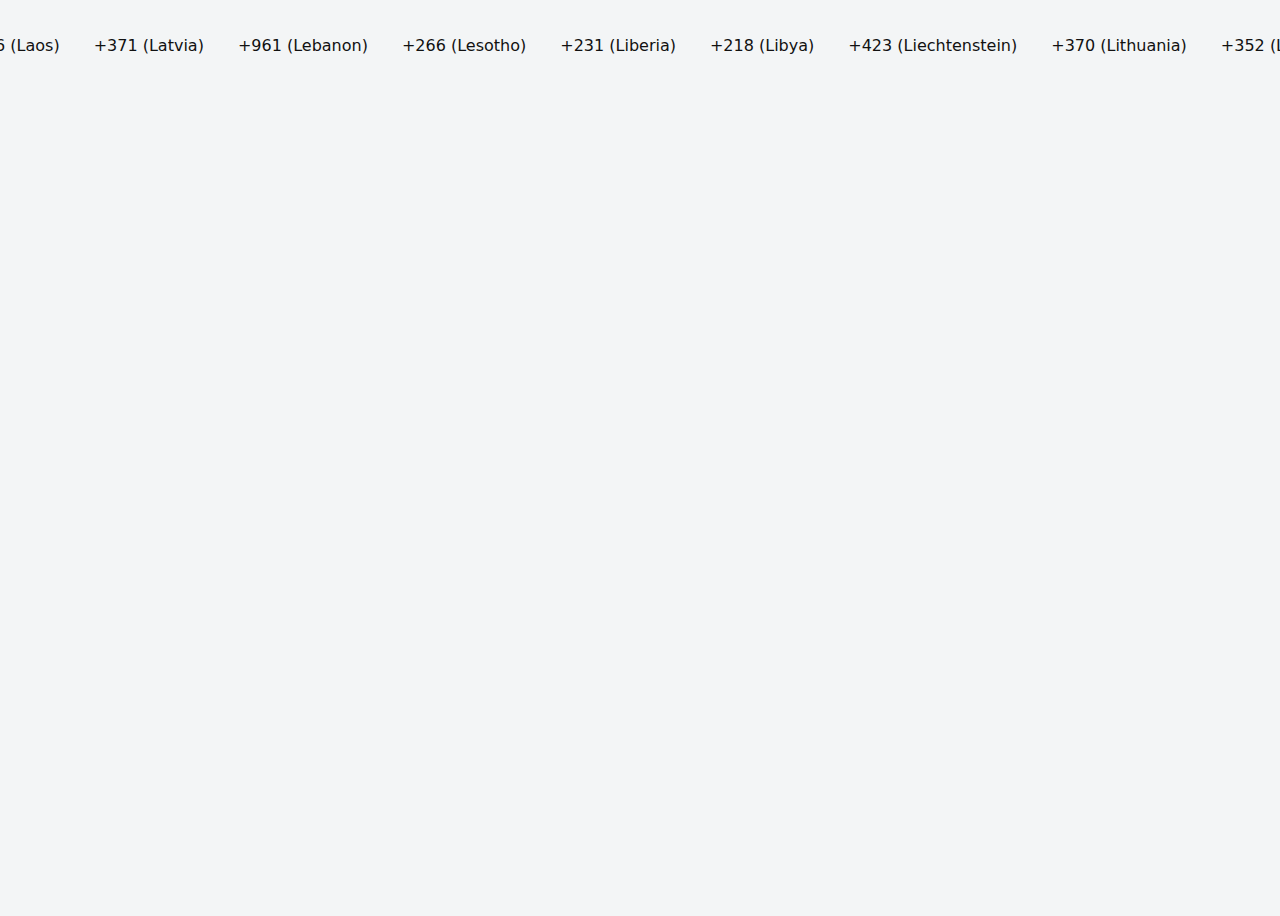
<file: textholder.html>
<!DOCTYPE html>
<html lang="en">
<head>
  <meta charset="utf-8" />
  <meta name="viewport" content="width=device-width,initial-scale=1" />
  <title>Date Picker + Blocker (Minimal & Functional)</title>
  <style>
    :root{
      --bg:#ffffff;
      --accent:#c7ff81;
      --accent-2:#dfffcf;
      --panel:#fff7d6;
      --muted:#777;
      --danger:#ff6b6b;
      --shadow: 0 6px 18px rgba(10,10,10,0.08);
      --radius:12px;
      font-family: Inter, system-ui, -apple-system, "Segoe UI", Roboto, "Helvetica Neue", Arial;
    }
    *{box-sizing:border-box}
    body{
      background: #f3f5f6;
      padding: 28px;
      display:flex;
      gap:30px;
      justify-content:center;
      align-items:flex-start;
      min-height:100vh;
      color:#111;
    }

    /* Calendar box */
    .calendar {
      width:260px;
      background:var(--bg);
      border-radius:var(--radius);
      padding:18px;
      box-shadow:var(--shadow);
    }
    .calendar h3{
      margin:0 0 12px 0;
      padding:10px;
      background:var(--accent);
      border-radius:10px;
      text-align:center;
      font-weight:600;
      font-size:18px;
    }
    .date-row{
      display:flex;
      gap:8px;
      flex-direction:column;
      align-items:center;
    }
    input[type="date"]{
      width:100%;
      padding:9px 10px;
      border-radius:10px;
      border:1px solid #d6d6d6;
      font-size:15px;
    }
    .calendar .hint{
      font-size:13px;
      color:var(--muted);
      margin-top:8px;
    }
    .error {
      margin-top:8px;
      color:var(--danger);
      font-size:13px;
      font-weight:600;
    }

    /* Blocker panel */
    .blocker {
      width:420px;
      background:var(--bg);
      border-radius:var(--radius);
      padding:14px;
      box-shadow:var(--shadow);
    }

    .blocker-header{
      display:flex;
      justify-content:space-between;
      align-items:center;
      margin-bottom:10px;
    }
    .blocker-header h2{
      margin:0;
      padding:10px 14px;
      background:var(--accent);
      border-radius:10px;
      font-size:20px;
      font-weight:700;
    }
    .close-btn{
      background:linear-gradient(#ff9b9b,#ff6b6b);
      color:white;
      border:none;
      width:34px;height:34px;
      border-radius:8px;
      font-weight:700;
      cursor:pointer;
      box-shadow:0 3px 6px rgba(0,0,0,0.12);
    }

    .blocks-list {
      margin-top:8px;
      display:flex;
      flex-direction:column;
      gap:12px;
    }

    .block-card {
      background:var(--panel);
      border-radius:12px;
      padding:12px;
      display:grid;
      grid-template-columns: 1fr 120px;
      gap:10px;
      align-items:start;
      position:relative;
    }
    .block-card .dates {
      display:flex;
      gap:8px;
      align-items:center;
      flex-wrap:wrap;
    }
    .block-card small { color:var(--muted); display:block; margin-bottom:6px;}
    .pill-date{
      background:var(--accent-2);
      padding:8px 12px;
      border-radius:18px;
      min-width:120px;
      text-align:center;
      font-weight:600;
      border:1px solid rgba(0,0,0,0.05);
    }
    .trash-btn{
      position:absolute;
      right:10px; top:10px;
      background:#fff;
      border:1px solid #eee;
      width:36px; height:36px;
      border-radius:10px;
      cursor:pointer;
      font-size:16px;
      display:flex;align-items:center;justify-content:center;
    }

    .cause {
      grid-column: 1 / -1;
      margin-top:6px;
      background:#efffe9;
      padding:10px;
      border-radius:10px;
      border:1px solid rgba(0,0,0,0.03);
      min-height:44px;
    }

    .controls{
      display:flex;
      justify-content:space-between;
      align-items:center;
      margin-top:14px;
    }
    .add-btn {
      background:var(--accent);
      border:none;
      padding:10px 14px;
      border-radius:12px;
      font-weight:700;
      cursor:pointer;
    }
    .submit-block {
      background: linear-gradient(#7be06b,#47b83a);
      border:none;
      padding:10px 18px;
      border-radius:20px;
      font-weight:700;
      cursor:pointer;
      color:white;
      min-width:120px;
      text-align:center;
    }

    /* form for creating new block */
    .new-block {
      background: #fffdf0;
      border-radius:12px;
      padding:12px;
      margin-top:8px;
      border:1px solid rgba(0,0,0,0.03);
      box-shadow: 0 2px 8px rgba(0,0,0,0.02);
    }
    .new-row{
      display:flex;
      gap:8px;
      align-items:center;
      flex-wrap:wrap;
      margin-bottom:8px;
    }
    .new-row label{ min-width:54px; color:var(--muted); font-weight:600;}
    .new-row input[type="date"]{ padding:8px 10px; border-radius:10px; border:1px solid #dcdcdc;}

    .small-note{ font-size:13px; color:var(--muted); margin-top:6px; }

    .saved-note{ font-size:13px; color:#2d7a2d; margin-left:8px; font-weight:600; }

    /* responsive */
    @media (max-width:880px){
      body{flex-direction:column; align-items:center}
      .blocker, .calendar{width:92%}
      .block-card{grid-template-columns: 1fr}
    }
  </style>
</head>
<body>

  <!-- Calendar / form side -->
  <div class="calendar" aria-labelledby="calendarTitle">
    <h3 id="calendarTitle">Select Date</h3>
    <div class="date-row">
      <input id="mainDate" type="date" />
      <div id="calendarError" class="error" style="display:none"></div>
      <div class="hint">Blocked ranges will be prevented.</div>
    </div>
    <div class="small-note" style="margin-top:10px;">
      Existing blocks: <span id="blocksCount">0</span>
      <span id="savedHint" class="saved-note" style="display:none">Saved</span>
    </div>
  </div>

  <!-- Blocker side -->
  <div class="blocker" role="region" aria-label="Date Blocker">
    <div class="blocker-header">
      <h2>Date Blocker</h2>
      <button title="Hide" class="close-btn" id="toggleBlocker">✕</button>
    </div>

    <!-- form to add new block -->
    <div class="new-block" id="newBlockForm">
      <div class="new-row">
        <label for="start">From</label>
        <input id="start" type="date" />
        <label style="margin-left:6px;" for="end">to</label>
        <input id="end" type="date" />
      </div>

      <div style="margin-bottom:8px">
        <label style="display:block;margin-bottom:6px;color:var(--muted)">Cause (optional)</label>
        <input id="cause" type="text" placeholder="Festival, maintenance..." style="width:100%;padding:9px;border-radius:10px;border:1px solid #e6e6e6"/>
      </div>

      <div id="formError" class="error" style="display:none"></div>

      <div class="controls">
        <button class="add-btn" id="clearForm">Clear</button>
        <button class="submit-block" id="saveBlock">SUBMIT</button>
      </div>
    </div>

    <div style="margin-top:14px">
      <small style="color:var(--muted)">Blocked ranges</small>
      <div id="blocks" class="blocks-list"></div>
    </div>
  </div>

  <script>
    // Utility helpers
    const $ = sel => document.querySelector(sel);
    const id = n => document.getElementById(n);

    function parseDateISO(s){
      if(!s) return null;
      // keep as UTC-midnight to compare by epoch
      const parts = s.split('-').map(Number);
      if(parts.length !== 3) return null;
      return new Date(Date.UTC(parts[0], parts[1]-1, parts[2]));
    }
    function isoDate(d){
      if(!d) return '';
      const yyyy = d.getUTCFullYear();
      const mm = String(d.getUTCMonth()+1).padStart(2,'0');
      const dd = String(d.getUTCDate()).padStart(2,'0');
      return `${yyyy}-${mm}-${dd}`;
    }

    // Load & save
    const STORAGE_KEY = 'blocked_date_ranges_v1';
    function loadBlocks(){
      try {
        const raw = localStorage.getItem(STORAGE_KEY);
        if(!raw) return [];
        const parsed = JSON.parse(raw);
        if(!Array.isArray(parsed)) return [];
        // ensure proper format
        return parsed.map(b => ({
          start: String(b.start || ''),
          end: String(b.end || ''),
          cause: String(b.cause || '')
        }));
      } catch(e){
        console.error('load error', e);
        return [];
      }
    }
    function saveBlocks(blocks){
      try {
        localStorage.setItem(STORAGE_KEY, JSON.stringify(blocks));
        showSavedHint();
      } catch(e){
        alert('Unable to save (storage error).');
        console.error(e);
      }
    }

    // State
    let blocks = loadBlocks();

    // DOM refs
    const mainDate = id('mainDate');
    const calendarError = id('calendarError');
    const blocksCount = id('blocksCount');
    const blocksList = id('blocks');
    const formError = id('formError');

    function renderBlocks(){
      blocksList.innerHTML = '';
      blocksCount.textContent = blocks.length;
      if(blocks.length === 0){
        blocksList.innerHTML = '<div style="color:var(--muted);padding:8px;border-radius:8px;background:#fff;">No blocked dates</div>';
        return;
      }
      blocks.forEach((b, idx) => {
        const div = document.createElement('div');
        div.className = 'block-card';
        div.innerHTML = `
          <div>
            <small>Range</small>
            <div class="dates">
              <div class="pill-date">${b.start}</div>
              <div style="align-self:center;color:var(--muted)">to</div>
              <div class="pill-date">${b.end}</div>
            </div>
            <div class="cause">${escapeHTML(b.cause || '—')}</div>
          </div>
        `;
        const trash = document.createElement('button');
        trash.className = 'trash-btn';
        trash.innerHTML = '🗑';
        trash.title = 'Delete range';
        trash.onclick = () => {
          if(confirm('Delete this blocked range?')) {
            blocks.splice(idx,1);
            saveBlocks(blocks);
            renderBlocks();
          }
        };
        div.appendChild(trash);
        blocksList.appendChild(div);
      });
    }

    function showFormError(msg){
      if(!msg){ formError.style.display='none'; formError.textContent=''; return; }
      formError.style.display='block';
      formError.textContent = msg;
    }

    function showCalendarError(msg){
      if(!msg){ calendarError.style.display='none'; calendarError.textContent=''; return; }
      calendarError.style.display='block';
      calendarError.textContent = msg;
    }

    function showSavedHint(){
      const saved = document.getElementById('savedHint');
      saved.style.display = 'inline-block';
      setTimeout(()=> saved.style.display='none', 1200);
    }

    // Basic overlap check (closed intervals)
    function rangesOverlap(aStart, aEnd, bStart, bEnd){
      return !(aEnd < bStart || bEnd < aStart);
    }

    // Validate new block
    function validateNewBlock(sIso, eIso){
      const s = parseDateISO(sIso);
      const e = parseDateISO(eIso);
      if(!sIso) return 'Start date is required.';
      if(!eIso) return 'End date is required.';
      if(!s || !e) return 'Invalid dates.';
      if(s.getTime() > e.getTime()) return 'Start date must be before or equal to end date.';
      // overlap with any existing block?
      for(const b of blocks){
        const bs = parseDateISO(b.start), be = parseDateISO(b.end);
        if(rangesOverlap(s.getTime(), e.getTime(), bs.getTime(), be.getTime())){
          return `This range overlaps with existing block ${b.start} → ${b.end}.`;
        }
      }
      return null;
    }

    // Save new block
    id('saveBlock').addEventListener('click', function(){
      const sIso = id('start').value.trim();
      const eIso = id('end').value.trim();
      const cause = id('cause').value.trim();

      const v = validateNewBlock(sIso, eIso);
      if(v){
        showFormError(v);
        return;
      }
      showFormError(null);

      blocks.push({ start: sIso, end: eIso, cause });
      saveBlocks(blocks);
      renderBlocks();
      // clear inputs
      id('start').value = '';
      id('end').value = '';
      id('cause').value = '';
    });

    // Clear form
    id('clearForm').addEventListener('click', function(){
      id('start').value = '';
      id('end').value = '';
      id('cause').value = '';
      showFormError(null);
    });

    // Main date picker change should prevent blocked date selection
    mainDate.addEventListener('change', function(){
      const sel = mainDate.value;
      if(!sel){ showCalendarError(null); return; }
      const s = parseDateISO(sel);
      let blocked = null;
      for(const b of blocks){
        const bs = parseDateISO(b.start), be = parseDateISO(b.end);
        if(s.getTime() >= bs.getTime() && s.getTime() <= be.getTime()){
          blocked = b;
          break;
        }
      }
      if(blocked){
        showCalendarError(`Selected date is blocked (${blocked.start} → ${blocked.end}).`);
        // optionally clear
        mainDate.value = '';
      } else {
        showCalendarError(null);
      }
    });

    // Toggle blocker visibility
    id('toggleBlocker').addEventListener('click', function(){
      const panel = document.querySelector('.blocker');
      if(panel.style.display === 'none'){ panel.style.display = ''; }
      else panel.style.display = 'none';
    });

    // Keyboard: quick submit on Enter inside cause input
    id('cause').addEventListener('keydown', function(e){
      if(e.key === 'Enter'){ e.preventDefault(); id('saveBlock').click(); }
    });

    // escaping HTML for display
    function escapeHTML(s){
      if(!s) return s;
      return s.replace(/[&<>"']/g, function(ch){
        return ({'&':'&amp;','<':'&lt;','>':'&gt;','"':'&quot;',"'":'&#39;'}[ch]);
      });
    }

    // boot
    renderBlocks();
    // show a filled saved hint briefly if there are blocks
    if(blocks.length) showSavedHint();

    // sanity: protect storage read/write errors
    window.addEventListener('error', (ev)=> {
      console.error('Unhandled error:', ev.error || ev.message);
    });
  </script>
</body>
</html>



<option value="213">+213 (Algeria)</option>
                            <option value="376">+376 (Andorra)</option>
                            <option value="244">+244 (Angola)</option>
                            <option value="1">+1 (Antigua and Barbuda)</option>
                            <option value="54">+54 (Argentina)</option>
                            <option value="374">+374 (Armenia)</option>
                            <option value="297">+297 (Aruba)</option>
                            <option value="61">+61 (Australia)</option>
                            <option value="43">+43 (Austria)</option>
                            <option value="994">+994 (Azerbaijan)</option>
                            <option value="1">+1 (Bahamas)</option>
                            <option value="973">+973 (Bahrain)</option>
                            <option value="880">+880 (Bangladesh)</option>
                            <option value="1">+1 (Barbados)</option>
                            <option value="375">+375 (Belarus)</option>
                            <option value="32">+32 (Belgium)</option>
                            <option value="501">+501 (Belize)</option>
                            <option value="229">+229 (Benin)</option>
                            <option value="975">+975 (Bhutan)</option>
                            <option value="591">+591 (Bolivia)</option>
                            <option value="387">+387 (Bosnia and Herzegovina)</option>
                            <option value="267">+267 (Botswana)</option>
                            <option value="55">+55 (Brazil)</option>
                            <option value="673">+673 (Brunei)</option>
                            <option value="359">+359 (Bulgaria)</option>
                            <option value="226">+226 (Burkina Faso)</option>
                            <option value="257">+257 (Burundi)</option>
                            <option value="855">+855 (Cambodia)</option>
                            <option value="237">+237 (Cameroon)</option>
                            <option value="1">+1 (Canada)</option>
                            <option value="238">+238 (Cape Verde)</option>
                            <option value="236">+236 (Central African Republic)</option>
                            <option value="235">+235 (Chad)</option>
                            <option value="56">+56 (Chile)</option>
                            <option value="86">+86 (China)</option>
                            <option value="57">+57 (Colombia)</option>
                            <option value="269">+269 (Comoros)</option>
                            <option value="242">+242 (Congo)</option>
                            <option value="682">+682 (Cook Islands)</option>
                            <option value="506">+506 (Costa Rica)</option>
                            <option value="385">+385 (Croatia)</option>
                            <option value="53">+53 (Cuba)</option>
                            <option value="357">+357 (Cyprus)</option>
                            <option value="420">+420 (Czech Republic)</option>
                            <option value="243">+243 (Democratic Republic of the Congo)</option>
                            <option value="45">+45 (Denmark)</option>
                            <option value="253">+253 (Djibouti)</option>
                            <option value="1">+1 (Dominica)</option>
                            <option value="1">+1 (Dominican Republic)</option>
                            <option value="593">+593 (Ecuador)</option>
                            <option value="20">+20 (Egypt)</option>
                            <option value="503">+503 (El Salvador)</option>
                            <option value="240">+240 (Equatorial Guinea)</option>
                            <option value="291">+291 (Eritrea)</option>
                            <option value="372">+372 (Estonia)</option>
                            <option value="251">+251 (Ethiopia)</option>
                            <option value="679">+679 (Fiji)</option>
                            <option value="358">+358 (Finland)</option>
                            <option value="33">+33 (France)</option>
                            <option value="241">+241 (Gabon)</option>
                            <option value="220">+220 (Gambia)</option>
                            <option value="995">+995 (Georgia)</option>
                            <option value="49">+49 (Germany)</option>
                            <option value="233">+233 (Ghana)</option>
                            <option value="30">+30 (Greece)</option>
                            <option value="1">+1 (Grenada)</option>
                            <option value="502">+502 (Guatemala)</option>
                            <option value="224">+224 (Guinea)</option>
                            <option value="245">+245 (Guinea-Bissau)</option>
                            <option value="592">+592 (Guyana)</option>
                            <option value="509">+509 (Haiti)</option>
                            <option value="504">+504 (Honduras)</option>
                            <option value="36">+36 (Hungary)</option>
                            <option value="354">+354 (Iceland)</option>
                            <option value="91">+91 (India)</option>
                            <option value="62">+62 (Indonesia)</option>
                            <option value="98">+98 (Iran)</option>
                            <option value="964">+964 (Iraq)</option>
                            <option value="353">+353 (Ireland)</option>
                            <option value="972">+972 (Israel)</option>
                            <option value="39">+39 (Italy)</option>
                            <option value="1">+1 (Jamaica)</option>
                            <option value="81">+81 (Japan)</option>
                            <option value="962">+962 (Jordan)</option>
                            <option value="7">+7 (Kazakhstan)</option>
                            <option value="254">+254 (Kenya)</option>
                            <option value="686">+686 (Kiribati)</option>
                            <option value="850">+850 (North Korea)</option>
                            <option value="82">+82 (South Korea)</option>
                            <option value="965">+965 (Kuwait)</option>
                            <option value="996">+996 (Kyrgyzstan)</option>
                            <option value="856">+856 (Laos)</option>
                            <option value="371">+371 (Latvia)</option>
                            <option value="961">+961 (Lebanon)</option>
                            <option value="266">+266 (Lesotho)</option>
                            <option value="231">+231 (Liberia)</option>
                            <option value="218">+218 (Libya)</option>
                            <option value="423">+423 (Liechtenstein)</option>
                            <option value="370">+370 (Lithuania)</option>
                            <option value="352">+352 (Luxembourg)</option>
                            <option value="853">+853 (Macau)</option>
                            <option value="389">+389 (North Macedonia)</option>
                            <option value="261">+261 (Madagascar)</option>
                            <option value="265">+265 (Malawi)</option>
                            <option value="60">+60 (Malaysia)</option>
                            <option value="960">+960 (Maldives)</option>
                            <option value="223">+223 (Mali)</option>
                            <option value="356">+356 (Malta)</option>
                            <option value="692">+692 (Marshall Islands)</option>
                            <option value="222">+222 (Mauritania)</option>
                            <option value="230">+230 (Mauritius)</option>
                            <option value="52">+52 (Mexico)</option>
                            <option value="691">+691 (Micronesia)</option>
                            <option value="373">+373 (Moldova)</option>
                            <option value="377">+377 (Monaco)</option>
                            <option value="976">+976 (Mongolia)</option>
                            <option value="382">+382 (Montenegro)</option>
                            <option value="212">+212 (Morocco)</option>
                            <option value="258">+258 (Mozambique)</option>
                            <option value="95">+95 (Myanmar)</option>
                            <option value="264">+264 (Namibia)</option>
                            <option value="674">+674 (Nauru)</option>
                            <option value="977">+977 (Nepal)</option>
                            <option value="31">+31 (Netherlands)</option>
                            <option value="64">+64 (New Zealand)</option>
                            <option value="505">+505 (Nicaragua)</option>
                            <option value="227">+227 (Niger)</option>
                            <option value="234">+234 (Nigeria)</option>
                            <option value="47">+47 (Norway)</option>
                            <option value="968">+968 (Oman)</option>
                            <option value="92">+92 (Pakistan)</option>
                            <option value="680">+680 (Palau)</option>
                            <option value="970">+970 (Palestine)</option>
                            <option value="507">+507 (Panama)</option>
                            <option value="675">+675 (Papua New Guinea)</option>
                            <option value="595">+595 (Paraguay)</option>
                            <option value="51">+51 (Peru)</option>
                            <option value="63">+63 (Philippines)</option>
                            <option value="48">+48 (Poland)</option>
                            <option value="351">+351 (Portugal)</option>
                            <option value="974">+974 (Qatar)</option>
                            <option value="40">+40 (Romania)</option>
                            <option value="7">+7 (Russia)</option>
                            <option value="250">+250 (Rwanda)</option>
                            <option value="685">+685 (Samoa)</option>
                            <option value="378">+378 (San Marino)</option>
                            <option value="239">+239 (Sao Tome and Principe)</option>
                            <option value="966">+966 (Saudi Arabia)</option>
                            <option value="221">+221 (Senegal)</option>
                            <option value="381">+381 (Serbia)</option>
                            <option value="248">+248 (Seychelles)</option>
                            <option value="232">+232 (Sierra Leone)</option>
                            <option value="65">+65 (Singapore)</option>
                            <option value="421">+421 (Slovakia)</option>
                            <option value="386">+386 (Slovenia)</option>
                            <option value="677">+677 (Solomon Islands)</option>
                            <option value="252">+252 (Somalia)</option>
                            <option value="27">+27 (South Africa)</option>
                            <option value="211">+211 (South Sudan)</option>
                            <option value="34">+34 (Spain)</option>
                            <option value="94">+94 (Sri Lanka)</option>
                            <option value="249">+249 (Sudan)</option>
                            <option value="597">+597 (Suriname)</option>
                            <option value="46">+46 (Sweden)</option>
                            <option value="41">+41 (Switzerland)</option>
                            <option value="963">+963 (Syria)</option>
                            <option value="886">+886 (Taiwan)</option>
                            <option value="992">+992 (Tajikistan)</option>
                            <option value="255">+255 (Tanzania)</option>
                            <option value="66">+66 (Thailand)</option>
                            <option value="228">+228 (Togo)</option>
                            <option value="676">+676 (Tonga)</option>
                            <option value="1">+1 (Trinidad and Tobago)</option>
                            <option value="216">+216 (Tunisia)</option>
                            <option value="90">+90 (Turkey)</option>
                            <option value="993">+993 (Turkmenistan)</option>
                            <option value="688">+688 (Tuvalu)</option>
                            <option value="256">+256 (Uganda)</option>
                            <option value="380">+380 (Ukraine)</option>
                            <option value="971">+971 (United Arab Emirates)</option>
                            <option value="44">+44 (United Kingdom)</option>
                            <option value="1">+1 (United States)</option>
                            <option value="598">+598 (Uruguay)</option>
                            <option value="998">+998 (Uzbekistan)</option>
                            <option value="678">+678 (Vanuatu)</option>
                            <option value="379">+379 (Vatican City)</option>
                            <option value="58">+58 (Venezuela)</option>
                            <option value="84">+84 (Vietnam)</option>
                            <option value="967">+967 (Yemen)</option>
                            <option value="260">+260 (Zambia)</option>
                            <option value="263">+263 (Zimbabwe)</option>
</file>
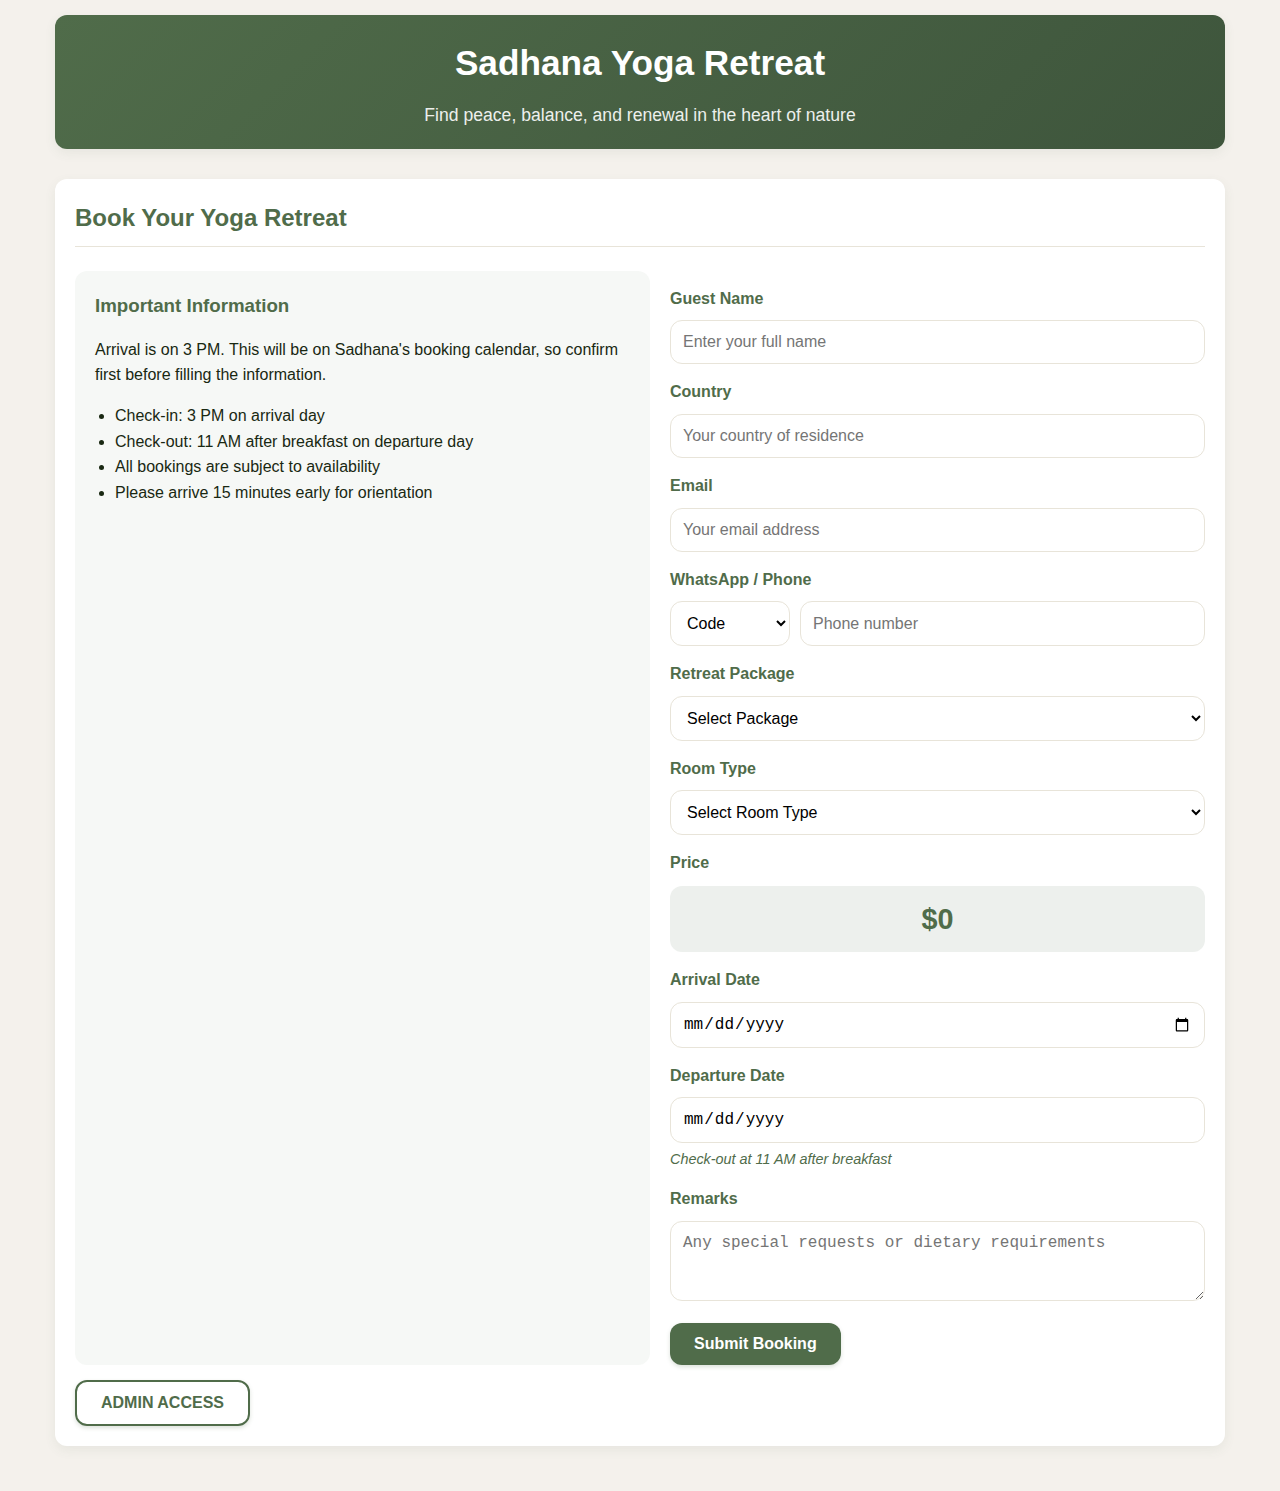
<file: yogabooking.html>
<!DOCTYPE html>
<html lang="en">

<head>
    <meta charset="UTF-8" />
    <meta name="viewport" content="width=device-width, initial-scale=1.0" />
    <title>Sadhana Yoga Retreat</title>
    <style>
        :root {
            --dark-green: #506C4A;
            --light-green: #8DA399;
            --gold: #C9A96E;
            --text-color: #192812;
            --background: #F4F1EC;
            --light-accent: #E8E4D9;
            --white: #FFFFFF;
            --border-radius: 12px;
            --shadow: 0 4px 12px rgba(80, 108, 74, 0.08);
            --transition: all 0.3s ease;
            --link-blue: #1a73e8;
        }

        * {
            box-sizing: border-box;
            margin: 0;
            padding: 0;
        }

        body {
            font-family: 'Segoe UI', Tahoma, Geneva, Verdana, sans-serif;
            background-color: var(--background);
            color: var(--text-color);
            line-height: 1.6;
            padding: 15px;
            max-width: 1200px;
            margin: 0 auto;
        }

        h1,
        h2,
        h3,
        h4 {
            color: var(--dark-green);
            margin-bottom: 1rem;
        }

        h2 {
            border-bottom: 1px solid var(--light-accent);
            padding-bottom: 0.5rem;
            margin-bottom: 1.5rem;
        }

        .section {
            background: var(--white);
            border-radius: var(--border-radius);
            padding: 20px;
            margin-bottom: 25px;
            box-shadow: var(--shadow);
            transition: var(--transition);
            animation: fadeIn 0.5s ease;
        }

        @keyframes fadeIn {
            from {
                opacity: 0;
                transform: translateY(10px);
            }

            to {
                opacity: 1;
                transform: translateY(0);
            }
        }

        .hidden {
            display: none;
        }

        label {
            font-weight: 600;
            display: block;
            margin-top: 15px;
            margin-bottom: 5px;
            color: var(--dark-green);
        }

        input,
        select,
        textarea {
            padding: 12px;
            width: 100%;
            margin-top: 4px;
            border: 1px solid var(--light-accent);
            border-radius: var(--border-radius);
            background-color: var(--white);
            font-size: 16px;
            transition: var(--transition);
        }

        input:focus,
        select:focus,
        textarea:focus {
            outline: none;
            border-color: var(--dark-green);
            box-shadow: 0 0 0 2px rgba(80, 108, 74, 0.2);
        }

        button {
            padding: 12px 24px;
            margin-top: 15px;
            cursor: pointer;
            background-color: var(--dark-green);
            color: white;
            border: none;
            border-radius: var(--border-radius);
            font-weight: 600;
            font-size: 16px;
            transition: var(--transition);
            box-shadow: 0 2px 4px rgba(80, 108, 74, 0.2);
        }

        button:hover {
            background-color: #3e553c;
            transform: translateY(-2px);
            box-shadow: 0 4px 8px rgba(80, 108, 74, 0.3);
        }

        button:active {
            transform: translateY(0);
        }

        #adminBtn,
        #backToClient {
            background-color: transparent;
            color: var(--dark-green);
            border: 2px solid var(--dark-green);
        }

        #adminBtn:hover,
        #backToClient:hover {
            background-color: rgba(80, 108, 74, 0.1);
        }

        .table-wrap {
            overflow-x: auto;
            -webkit-overflow-scrolling: touch;
            width: 100%;
        }

        table {
            width: 100%;
            border-collapse: collapse;
            margin-top: 10px;
            border-radius: var(--border-radius);
            overflow: hidden;
            box-shadow: 0 2px 8px rgba(0, 0, 0, 0.05);
            min-width: 700px;
            /* allow horizontal scroll on small screens */
        }

        th,
        td {
            border: 1px solid var(--light-accent);
            padding: 12px;
            text-align: center;
            vertical-align: middle;
        }

        th {
            background-color: var(--dark-green);
            color: white;
            font-weight: 600;
            cursor: pointer;
            position: sticky;
            top: 0;
            z-index: 3;
        }

        tr:nth-child(even) {
            background-color: rgba(244, 241, 236, 0.5);
        }

        tr:hover {
            background-color: rgba(80, 108, 74, 0.05);
        }

        .header {
            text-align: center;
            margin-bottom: 30px;
            padding: 20px;
            background: linear-gradient(135deg, var(--dark-green) 0%, #3e553c 100%);
            color: white;
            border-radius: var(--border-radius);
            box-shadow: var(--shadow);
        }

        .header h1 {
            color: white;
            font-size: 2.2rem;
            margin-bottom: 10px;
        }

        .header p {
            font-size: 1.1rem;
            opacity: 0.9;
        }

        .retreat-card {
            display: flex;
            flex-wrap: wrap;
            gap: 20px;
            margin-top: 20px;
        }

        .retreat-info {
            flex: 1;
            min-width: 300px;
            padding: 20px;
            background-color: rgba(80, 108, 74, 0.05);
            border-radius: var(--border-radius);
        }

        .booking-form {
            flex: 1;
            min-width: 300px;
        }

        .price-display {
            font-size: 1.8rem;
            font-weight: bold;
            color: var(--dark-green);
            text-align: center;
            margin: 10px 0;
            padding: 10px;
            background-color: rgba(80, 108, 74, 0.1);
            border-radius: var(--border-radius);
        }

        .departure-note {
            font-style: italic;
            color: var(--dark-green);
            margin-top: 5px;
            font-size: 0.9rem;
        }

        .search-container {
            margin: 15px 0;
            display: flex;
            gap: 10px;
        }

        .search-container input {
            margin-top: 0;
        }

        /* Dashboard Cards */
        .dashboard-cards {
            display: grid;
            grid-template-columns: repeat(auto-fit, minmax(220px, 1fr));
            gap: 20px;
            margin-bottom: 30px;
        }

        .dashboard-card {
            background: white;
            border-radius: var(--border-radius);
            padding: 20px;
            box-shadow: var(--shadow);
            transition: var(--transition);
            text-align: center;
            animation: slideIn 0.5s ease;
        }

        @keyframes slideIn {
            from {
                opacity: 0;
                transform: translateX(-20px);
            }

            to {
                opacity: 1;
                transform: translateX(0);
            }
        }

        .dashboard-card:hover {
            transform: translateY(-5px);
            box-shadow: 0 8px 16px rgba(80, 108, 74, 0.15);
        }

        .dashboard-card h3 {
            font-size: 1rem;
            margin-bottom: 10px;
            color: var(--dark-green);
        }

        .dashboard-card .number {
            font-size: 2.5rem;
            font-weight: bold;
            color: var(--dark-green);
        }

        .card-arriving {
            border-top: 4px solid var(--light-green);
        }

        .card-departing {
            border-top: 4px solid var(--gold);
        }

        .card-weekly {
            border-top: 4px solid #8DA399;
        }

        .card-monthly {
            border-top: 4px solid #506C4A;
        }

        .admin-header {
            display: flex;
            justify-content: space-between;
            align-items: center;
            margin-bottom: 20px;
        }

        /* Confirmation slip styles removed since generated dynamically */

        .status-message {
            padding: 10px;
            margin: 10px 0;
            border-radius: var(--border-radius);
            text-align: center;
        }

        .status-success {
            background-color: rgba(80, 108, 74, 0.1);
            color: var(--dark-green);
            border: 1px solid var(--dark-green);
        }

        .status-error {
            background-color: rgba(255, 0, 0, 0.1);
            color: #d32f2f;
            border: 1px solid #d32f2f;
        }

        /* WhatsApp link style */
        .whatsapp-link {
            color: var(--link-blue);
            text-decoration: underline;
            font-weight: 600;
            display: inline-block;
        }

        /* Phone input container */
        .phone-container {
            display: flex;
            gap: 10px;
        }

        .country-code {
            width: 120px;
        }

        .phone-number {
            flex: 1;
        }

        /* Make tables touch friendly on mobile */
        td a.whatsapp-link {
            padding: 6px 4px;
            border-radius: 6px;
        }

        /* Mobile adjustments */
        @media (max-width: 768px) {
            body {
                padding: 10px;
            }

            .section {
                padding: 15px;
            }

            .retreat-card {
                flex-direction: column;
            }

            .header h1 {
                font-size: 1.8rem;
            }

            .header p {
                font-size: 1rem;
            }

            .price-display {
                font-size: 1.5rem;
            }

            table {
                font-size: 0.95rem;
                min-width: 600px;
            }

            th,
            td {
                padding: 10px 8px;
            }

            .dashboard-cards {
                grid-template-columns: repeat(2, 1fr);
                gap: 12px;
            }

            .admin-header {
                flex-direction: column;
                gap: 10px;
                align-items: flex-start;
            }

            .phone-container {
                flex-direction: column;
                gap: 8px;
            }

            .country-code {
                width: 100%;
            }
        }

        @media (max-width: 480px) {
            .header h1 {
                font-size: 1.5rem;
            }

            .header p {
                font-size: 0.9rem;
            }

            button {
                width: 100%;
                margin-top: 10px;
            }

            .search-container {
                flex-direction: column;
            }

            .dashboard-cards {
                grid-template-columns: 1fr;
            }

            .admin-header {
                flex-direction: column;
                gap: 10px;
                align-items: flex-start;
            }

            table {
                min-width: 520px;
            }
        }
    </style>
</head>

<body>
    <div class="header">
        <h1>Sadhana Yoga Retreat</h1>
        <p>Find peace, balance, and renewal in the heart of nature</p>
    </div>

    <!-- CLIENT INTERFACE -->
    <div id="clientInterface" class="section">
        <h2>Book Your Yoga Retreat</h2>

        <div class="retreat-card">
            <div class="retreat-info">
                <h3>Important Information</h3>
                <p>Arrival is on 3 PM. This will be on Sadhana's booking calendar, so confirm first before filling the
                    information.</p>
                <ul style="margin-top: 15px; padding-left: 20px;">
                    <li>Check-in: 3 PM on arrival day</li>
                    <li>Check-out: 11 AM after breakfast on departure day</li>
                    <li>All bookings are subject to availability</li>
                    <li>Please arrive 15 minutes early for orientation</li>
                </ul>
            </div>

            <div class="booking-form">
                <form id="bookingForm">
                    <label>Guest Name</label>
                    <input type="text" name="guest_name" required placeholder="Enter your full name">

                    <label>Country</label>
                    <input type="text" name="country" required placeholder="Your country of residence">

                    <label>Email</label>
                    <input type="email" name="email" required placeholder="Your email address">

                    <label>WhatsApp / Phone</label>
                    <div class="phone-container">
                        <select class="country-code" id="countryCode" required>
                            <option value="" disabled selected>Code</option>
                            <option value="93">+93 (Afghanistan)</option>
                            <option value="355">+355 (Albania)</option>
                            


                        </select>
                        <input type="text" class="phone-number" id="phoneNumber" required placeholder="Phone number">
                    </div>
                    <input type="hidden" id="phone" name="phone">

                    <label>Retreat Package</label>
                    <select id="retreatPackage" name="package" required>
                        <option value="" disabled selected>Select Package</option>
                        <option value="Silent Yoga Retreat 6D/6N">Silent Yoga Retreat 6D/6N</option>
                        <option value="Yoga and Ayurvedic Massage 2D/2N">Yoga and Ayurvedic Massage 2D/2N</option>
                        <option value="Introductory Hatha Yoga 4D/4N">Introductory Hatha Yoga 4D/4N</option>
                        <option value="Yogic Cleansing and Stretching 2D/2N">Yogic Cleansing and Stretching 2D/2N
                        </option>
                        <option value="One-Day Yoga and Meditation 1DAY">One-Day Yoga and Meditation 1DAY</option>
                        <option value="Fasting and Gastro-Cleansing 7D/7N">Fasting and Gastro-Cleansing 7D/7N</option>
                        <option value="Yoga and Juice Fasting 4D/4N">Yoga and Juice Fasting 4D/4N</option>
                        <option value="Silent Detox Retreat in Nepal 6D/6N">Silent Detox Retreat in Nepal 6D/6N</option>
                        <option value="Standard Hatha Yoga 7D/7N">Standard Hatha Yoga 7D/7N</option>
                    </select>

                    <label>Room Type</label>
                    <select id="roomType" name="room_type" required>
                        <option value="" disabled selected>Select Room Type</option>
                    </select>

                    <label>Price</label>
                    <div class="price-display" id="priceDisplay">$0</div>
                    <input type="hidden" id="price" name="price">

                    <label>Arrival Date</label>
                    <input type="date" name="arrival_date" required>

                    <label>Departure Date</label>
                    <input type="date" name="departure_date" readonly>
                    <div class="departure-note">Check-out at 11 AM after breakfast</div>

                    <label>Remarks</label>
                    <textarea name="remarks" rows="3"
                        placeholder="Any special requests or dietary requirements"></textarea>

                    <button type="submit">Submit Booking</button>
                </form>
            </div>
        </div>

        <button id="adminBtn">ADMIN ACCESS</button>
    </div>

    <!-- ADMIN LOGIN -->
    <div id="adminLogin" class="section hidden">
        <h2>Admin Login</h2>
        <label>Enter PIN</label>
        <input type="password" id="adminPin" placeholder="Enter admin PIN">
        <button id="loginAdmin">Login</button>
    </div>

    <!-- ADMIN PANEL -->
    <div id="adminPanel" class="section hidden">
        <div class="admin-header">
            <h2>Admin Dashboard</h2>
            <button id="backToClient">Back to Client View</button>
        </div>

        <!-- Dashboard Cards -->
        <div class="dashboard-cards">
            <div class="dashboard-card card-arriving">
                <h3>Arriving Today</h3>
                <div class="number" id="arrivingToday">0</div>
            </div>
            <div class="dashboard-card card-departing">
                <h3>Departing Today</h3>
                <div class="number" id="departingToday">0</div>
            </div>
            <div class="dashboard-card card-weekly">
                <h3>Total Bookings This Week</h3>
                <div class="number" id="weeklyBookings">0</div>
            </div>
            <div class="dashboard-card card-monthly">
                <h3>Monthly Estimate</h3>
                <div class="number" id="monthlyEstimate">$0</div>
            </div>
        </div>

        <!-- Arriving Today Table -->
        <h3>Arriving Today - Client Details</h3>
        <div class="table-wrap">
            <table id="arrivingTodayTable">
                <thead>
                    <tr>
                        <th data-sort="guest_name">Guest Name</th>
                        <th data-sort="package">Package</th>
                        <th data-sort="whatsapp">WhatsApp</th>
                        <th data-sort="arrival_date">Arrival Date</th>
                        <th data-sort="departure_date">Departure Date</th>
                        <th data-sort="price">Price</th>
                    </tr>
                </thead>
                <tbody></tbody>
            </table>
        </div>

        <h3>Upcoming Bookings</h3>
        <div class="search-container">
            <input type="text" id="upcomingSearch" placeholder="Search upcoming bookings..." />
            <button id="clearUpcomingSearch">Clear</button>
        </div>
        <div class="table-wrap">
            <table id="upcomingTable">
                <thead>
                    <tr>
                        <th data-sort="guest_name">Guest Name</th>
                        <th data-sort="package">Package</th>
                        <th data-sort="whatsapp">WhatsApp</th>
                        <th data-sort="arrival_date">Arrival Date</th>
                        <th data-sort="departure_date">Departure Date</th>
                        <th data-sort="price">Price</th>
                    </tr>
                </thead>
                <tbody></tbody>
            </table>
        </div>

        <h3>All Bookings</h3>
        <div class="search-container">
            <input type="text" id="allBookingsSearch" placeholder="Search all bookings..." />
            <button id="clearAllSearch">Clear</button>
        </div>
        <div class="table-wrap">
            <table id="allBookingsTable">
                <thead>
                    <tr>
                        <th data-sort="guest_name">Guest Name</th>
                        <th data-sort="package">Package</th>
                        <th data-sort="whatsapp">WhatsApp</th>
                        <th data-sort="arrival_date">Arrival Date</th>
                        <th data-sort="departure_date">Departure Date</th>
                        <th data-sort="price">Price</th>
                    </tr>
                </thead>
                <tbody></tbody>
            </table>
        </div>
    </div>

    <!-- Include html2canvas library -->
    <script src="https://html2canvas.hertzen.com/dist/html2canvas.min.js"></script>

    <script>
        // Configuration
        const scriptURL = "https://script.google.com/macros/s/AKfycbycehH5GfUKtJbB1wmGSCb8Wmx8Z6unUM_OaeKSUh67bH_6obgZgZEF3fkmuIjViy_G/exec";

        const pricing = {
            "Silent Yoga Retreat 6D/6N": { "Private": 479 },
            "Yoga and Ayurvedic Massage 2D/2N": { "Private": 179, "Double": 149, "Dormitory": 119 },
            "Introductory Hatha Yoga 4D/4N": { "Private": 319, "Double": 259, "Dormitory": 199 },
            "Yogic Cleansing and Stretching 2D/2N": { "Private": 159, "Double": 129, "Dormitory": 99 },
            "One-Day Yoga and Meditation 1DAY": { "Dormitory": 79 },
            "Fasting and Gastro-Cleansing 7D/7N": { "Private": 559, "Double": 455, "Dormitory": 349 },
            "Yoga and Juice Fasting 4D/4N": { "Private": 319, "Double": 259, "Dormitory": 199 },
            "Silent Detox Retreat in Nepal 6D/6N": { "Private": 479, "Double": 389 },
            "Standard Hatha Yoga 7D/7N": { "Private": 559, "Double": 455, "Dormitory": 349 }
        };

        const retreatDuration = {
            "Silent Yoga Retreat 6D/6N": 6,
            "Yoga and Ayurvedic Massage 2D/2N": 2,
            "Introductory Hatha Yoga 4D/4N": 4,
            "Yogic Cleansing and Stretching 2D/2N": 2,
            "One-Day Yoga and Meditation 1DAY": 1,
            "Fasting and Gastro-Cleansing 7D/7N": 7,
            "Yoga and Juice Fasting 4D/4N": 4,
            "Silent Detox Retreat in Nepal 6D/6N": 6,
            "Standard Hatha Yoga 7D/7N": 7
        };

        // DOM elements
        const retreatSelect = document.getElementById("retreatPackage");
        const roomSelect = document.getElementById("roomType");
        const priceInput = document.getElementById("price");
        const priceDisplay = document.getElementById("priceDisplay");
        const arrivalInput = document.querySelector('input[name="arrival_date"]');
        const departureInput = document.querySelector('input[name="departure_date"]');
        const countryCodeSelect = document.getElementById("countryCode");
        const phoneNumberInput = document.getElementById("phoneNumber");
        const phoneHiddenInput = document.getElementById("phone");

        // Initialize form functionality
        function initForm() {
            retreatSelect.addEventListener("change", () => {
                updateRoomTypes();
                updateDepartureDate();
            });

            roomSelect.addEventListener("change", updatePrice);
            arrivalInput.addEventListener("change", updateDepartureDate);

            // Update phone hidden field when country code or phone number changes
            countryCodeSelect.addEventListener("change", updatePhoneField);
            phoneNumberInput.addEventListener("input", updatePhoneField);
        }

        function updatePhoneField() {
            const countryCode = countryCodeSelect.value;
            const phoneNumber = phoneNumberInput.value.replace(/\D/g, ''); // Remove non-digit characters

            if (countryCode && phoneNumber) {
                phoneHiddenInput.value = `https://wa.me/${countryCode}${phoneNumber}`;
            } else {
                phoneHiddenInput.value = '';
            }
        }

        function updateRoomTypes() {
            const retreat = retreatSelect.value;
            roomSelect.innerHTML = "<option value='' disabled selected>Select Room Type</option>";

            if (pricing[retreat]) {
                Object.keys(pricing[retreat]).forEach(rt => {
                    const opt = document.createElement("option");
                    opt.value = rt;
                    opt.textContent = rt;
                    roomSelect.appendChild(opt);
                });
            }

            priceInput.value = "";
            priceDisplay.textContent = "$0";
        }

        function updatePrice() {
            const retreat = retreatSelect.value;
            const room = roomSelect.value;

            if (pricing[retreat] && pricing[retreat][room]) {
                const price = pricing[retreat][room];
                priceInput.value = "$" + price;
                priceDisplay.textContent = "$" + price;
            } else {
                priceInput.value = "";
                priceDisplay.textContent = "$0";
            }
        }

        function updateDepartureDate() {
            const retreat = retreatSelect.value;
            const nights = retreatDuration[retreat];

            if (arrivalInput.value && nights) {
                const arrival = new Date(arrivalInput.value);
                const departure = new Date(arrival);
                // Add nights + 1 day for departure
                departure.setDate(arrival.getDate() + nights);
                departureInput.value = departure.toISOString().split('T')[0];
            }
        }

        // Helper to format dates
        function formatDate(dateStr) {
            const d = new Date(dateStr);
            if (isNaN(d.getTime())) return "";
            const day = d.getDate();
            const daySuffix = day % 10 === 1 && day !== 11 ? "st" :
                day % 10 === 2 && day !== 12 ? "nd" :
                    day % 10 === 3 && day !== 13 ? "rd" : "th";
            return `${day}${daySuffix} ${d.toLocaleString('en-US', { month: 'long' })} ${d.getFullYear()}`;
        }

        // Admin login functionality
        function initAdminLogin() {
            document.getElementById("adminBtn").addEventListener("click", () => {
                document.getElementById("clientInterface").classList.add("hidden");
                document.getElementById("adminLogin").classList.remove("hidden");
            });

            document.getElementById("loginAdmin").addEventListener("click", () => {
                const pin = document.getElementById("adminPin").value;
                if (pin === "19981998") {
                    document.getElementById("adminLogin").classList.add("hidden");
                    document.getElementById("adminPanel").classList.remove("hidden");
                    loadAdminData();
                } else {
                    alert("Nice TRY lil bro , only the real ones can access this ");
                }
            });

            // Back to client view
            document.getElementById("backToClient").addEventListener("click", () => {
                document.getElementById("adminPanel").classList.add("hidden");
                document.getElementById("clientInterface").classList.remove("hidden");
            });
        }

        // Create a styled confirmation slip for download (4:3 aspect ratio, readable)
        function createStyledConfirmation(data) {
            const width = 1200; // 4:3 => 1200x900 (keeps good resolution)
            const height = Math.round(width * 3 / 4);

            const confirmationDiv = document.createElement('div');
            confirmationDiv.style.cssText = `
                width: ${width}px;
                height: ${height}px;
                padding: 40px;
                background: linear-gradient(135deg, #f9f7f2 0%, #ffffff 100%);
                border: 4px solid #506C4A;
                border-radius: 20px;
                font-family: 'Segoe UI', Tahoma, Geneva, Verdana, sans-serif;
                color: #192812;
                position: relative;
                box-sizing: border-box;
                display: flex;
                flex-direction: column;
                justify-content: space-between;
            `;

            // Larger, readable typography and clear sections
            confirmationDiv.innerHTML = `
                <div style="text-align:center;">
                    <h1 style="font-size: 42px; margin: 0 0 6px 0; color: #506C4A;">Sadhana Yoga Retreat</h1>
                    <h2 style="font-size: 22px; margin: 0 0 12px 0; color: #8DA399;">Booking Confirmation</h2>
                    <p style="font-size: 16px; margin: 0; color: #666;">Find peace, balance, and renewal in the heart of nature</p>
                </div>

                <div style="display:flex; gap:18px; margin-top:20px;">
                    <div style="flex:1;">
                        <div style="padding:12px 16px; border-radius:10px; background:rgba(80,108,74,0.04); border-left:4px solid #506C4A;">
                            <div style="font-size:14px; color:#506C4A; font-weight:700;">Guest</div>
                            <div style="font-size:18px; margin-top:8px; font-weight:600;">${data.guest_name}</div>
                            <div style="font-size:14px; margin-top:6px;">${data.country}</div>
                            <div style="font-size:14px; margin-top:6px;">${data.email || ''}</div>
                        </div>
                    </div>

                    <div style="flex:1;">
                        <div style="padding:12px 16px; border-radius:10px; background:rgba(80,108,74,0.04); border-left:4px solid #506C4A;">
                            <div style="font-size:14px; color:#506C4A; font-weight:700;">Booking</div>
                            <div style="font-size:18px; margin-top:8px; font-weight:600;">${data.package}</div>
                            <div style="font-size:14px; margin-top:6px;">Room: ${data.room_type}</div>
                            <div style="font-size:14px; margin-top:6px;">Code: <strong>${data.booking_code}</strong></div>
                        </div>
                    </div>
                </div>

                <div style="display:flex; gap:18px; margin-top:20px;">
                    <div style="flex:1; padding:12px 16px; border-radius:10px; background:rgba(201,169,110,0.08); border:2px solid #C9A96E; text-align:center;">
                        <div style="font-size:14px; color:#666;">Arrival</div>
                        <div style="font-size:20px; font-weight:700; color:#506C4A; margin-top:6px;">${formatDate(data.arrival_date)} at 3 PM</div>
                    </div>
                    <div style="flex:1; padding:12px 16px; border-radius:10px; background:rgba(201,169,110,0.08); border:2px solid #C9A96E; text-align:center;">
                        <div style="font-size:14px; color:#666;">Departure</div>
                        <div style="font-size:20px; font-weight:700; color:#506C4A; margin-top:6px;">${formatDate(data.departure_date)} at 11 AM</div>
                    </div>
                </div>

                <div style="margin-top:20px; display:flex; gap:18px; align-items:center;">
                    <div style="flex:1;">
                        <div style="font-size:14px; color:#666; margin-bottom:8px;">Remarks</div>
                        <div style="padding:12px; background:rgba(80,108,74,0.04); border-radius:10px; min-height:54px;">${data.remarks || 'No special requests'}</div>
                    </div>
                    <div style="width:320px; text-align:center;">
                        <div style="font-size:14px; color:#666;">Total Amount</div>
                        <div style="font-size:36px; font-weight:800; color:#506C4A; margin-top:6px;">${data.price}</div>
                    </div>
                </div>

                <div style="margin-top:20px; font-size:14px; color:#666;">
                    <p style="margin:6px 0;">Thank you for choosing Sadhana Yoga Retreat. We look forward to welcoming you!</p>
                    <p style="margin:6px 0; font-weight:700; color:#c04a4a;">Please show this slip at the reception. Without the booking code you may face uncertainty in your room types and services.</p>
                </div>
            `;

            return confirmationDiv;
        }

        // Download confirmation as JPEG (keeps existing function name)
        function downloadConfirmationAsImage(data) {
            const confirmationDiv = createStyledConfirmation(data);

            // Append to body temporarily
            confirmationDiv.style.position = 'fixed';
            confirmationDiv.style.left = '50%';
            confirmationDiv.style.top = '50%';
            confirmationDiv.style.transform = 'translate(-50%, -50%)';
            confirmationDiv.style.zIndex = 9999;
            document.body.appendChild(confirmationDiv);

            // Use html2canvas to capture the element
            html2canvas(confirmationDiv, {
                scale: 2,
                useCORS: true,
                logging: false,
                backgroundColor: "#FFFFFF"
            }).then(canvas => {
                const link = document.createElement('a');
                link.download = 'Sadhana Booking Confirmation Slip.jpg';
                link.href = canvas.toDataURL('image/jpeg', 0.92);
                link.click();

                // Remove temporary element
                document.body.removeChild(confirmationDiv);
            }).catch(err => {
                console.error('html2canvas error:', err);
                if (confirmationDiv.parentNode) confirmationDiv.parentNode.removeChild(confirmationDiv);
            });
        }

        // Show success message
        function showSuccessMessage() {
            const successDiv = document.createElement('div');
            successDiv.className = 'status-message status-success';
            successDiv.innerHTML = `
                <h3 style="color: #506C4A; margin-bottom: 10px;">✓ Booking Successfully Submitted!</h3>
                <p>Your booking confirmation has been downloaded. We look forward to welcoming you to Sadhana Yoga Retreat!</p>
            `;

            // Insert after the booking form
            const bookingForm = document.getElementById('bookingForm');
            bookingForm.parentNode.insertBefore(successDiv, bookingForm.nextSibling);

            // Remove message after 5 seconds
            setTimeout(() => {
                successDiv.remove();
            }, 5000);
        }

        // Booking submission
        function initBookingForm() {
            document.getElementById("bookingForm").addEventListener("submit", async function (e) {
                e.preventDefault();
                const form = e.target;
                const bookingCode = Math.floor(1000000 + Math.random() * 9000000);

                const data = {
                    guest_name: form.guest_name.value,
                    country: form.country.value,
                    email: form.email.value,
                    phone: phoneHiddenInput.value,
                    package: form.package.value,
                    room_type: form.room_type.value,
                    price: priceInput.value,
                    arrival_date: arrivalInput.value,
                    departure_date: departureInput.value,
                    remarks: form.remarks.value,
                    booking_code: bookingCode,
                    timestamp: new Date().toISOString()
                };

                try {
                    // Show loading state
                    const submitBtn = form.querySelector('button[type="submit"]');
                    const originalText = submitBtn.textContent;
                    submitBtn.textContent = "Submitting...";
                    submitBtn.disabled = true;

                    // --- FIXED: Send JSON as text/plain to avoid preflight OPTIONS ---
                    const response = await fetch(scriptURL, {
                        method: "POST",
                        headers: {
                            "Content-Type": "text/plain;charset=UTF-8"
                        },
                        body: JSON.stringify(data)
                    });

                    const responseText = await response.text();
                    console.log('Server response status:', response.status, responseText);

                    // Check if response is successful
                    if (response.ok) {
                        // Download confirmation as JPEG
                        downloadConfirmationAsImage(data);

                        // Show success message
                        showSuccessMessage();

                        // Reset form
                        form.reset();
                        roomSelect.innerHTML = "<option value='' disabled selected>Select Room Type</option>";
                        priceInput.value = "";
                        priceDisplay.textContent = "$0";

                        // Reload admin data if in admin view
                        if (!document.getElementById("adminPanel").classList.contains("hidden")) {
                            loadAdminData();
                        }
                    } else {
                        // Show server error text for easier debugging
                        throw new Error('Failed to submit booking. Server returned status ' + response.status + ': ' + responseText);
                    }
                } catch (error) {
                    console.error('Error:', error);
                    alert('Failed to submit booking. Check console for details.(' + (error.message || error) + ')');
                } finally {
                    // Reset button state
                    const submitBtn = form.querySelector('button[type="submit"]');
                    submitBtn.textContent = "Submit Booking";
                    submitBtn.disabled = false;
                }
            });
        }

        // Admin: fetch bookings
        async function loadAdminData() {
            try {
                const response = await fetch(scriptURL);
                const bookings = await response.json();

                // Check if bookings is an array
                if (Array.isArray(bookings)) {
                    updateDashboardCards(bookings);
                    renderTables(bookings);
                    setupSearchAndSort();
                } else {
                    console.error('Invalid data format received:', bookings);
                }
            } catch (error) {
                console.error('Error loading admin data:', error);
            }
        }

        // Update dashboard cards
        function updateDashboardCards(bookings) {
            const today = new Date();
            today.setHours(0, 0, 0, 0);

            // Helper function to parse date from Google Sheets
            function parseSheetDate(dateStr) {
                if (!dateStr) return null;
                // Handle different date formats from Google Sheets
                const date = new Date(dateStr);
                return isNaN(date.getTime()) ? null : date;
            }

            // Arriving today
            const arrivingToday = bookings.filter(b => {
                const arrivalDate = parseSheetDate(b['Arrival Date'] || b['Arrival date'] || b['Arrival date ']);
                if (!arrivalDate) return false;
                arrivalDate.setHours(0, 0, 0, 0);
                return arrivalDate.getTime() === today.getTime();
            });

            // Departing today
            const departingToday = bookings.filter(b => {
                const departureDate = parseSheetDate(b['Departure Date'] || b['Departure date'] || b['Departure date ']);
                if (!departureDate) return false;
                departureDate.setHours(0, 0, 0, 0);
                return departureDate.getTime() === today.getTime();
            }).length;

            // Weekly bookings (next 7 days)
            const nextWeek = new Date(today);
            nextWeek.setDate(today.getDate() + 7);
            const weeklyBookings = bookings.filter(b => {
                const arrivalDate = parseSheetDate(b['Arrival Date'] || b['Arrival date'] || b['Arrival date ']);
                if (!arrivalDate) return false;
                return arrivalDate >= today && arrivalDate <= nextWeek;
            }).length;

            // Monthly estimate (completed bookings this month)
            const firstDayOfMonth = new Date(today.getFullYear(), today.getMonth(), 1);
            const monthlyEstimate = bookings
                .filter(b => {
                    const departureDate = parseSheetDate(b['Departure Date'] || b['Departure date'] || b['Departure date ']);
                    if (!departureDate) return false;
                    return departureDate >= firstDayOfMonth && departureDate <= today;
                })
                .reduce((total, b) => {
                    const priceStr = b['Price'] || b[' price'] || '0';
                    const price = parseFloat(priceStr.toString().replace("$", "")) || 0;
                    return total + price;
                }, 0);

            // Update dashboard cards
            document.getElementById("arrivingToday").textContent = arrivingToday.length;
            document.getElementById("departingToday").textContent = departingToday;
            document.getElementById("weeklyBookings").textContent = weeklyBookings;
            document.getElementById("monthlyEstimate").textContent = "$" + monthlyEstimate;

            // Render arriving today table
            const arrivingTodayTbody = document.querySelector("#arrivingTodayTable tbody");
            arrivingTodayTbody.innerHTML = "";

            arrivingToday.forEach(b => {
                const phoneRaw = b['Whatsapp/ Phone ( with country code )'] || b['WhatsApp / Phone'] || b['WhatsApp / Phone '] || b['WhatsApp / Phone'] || b['Phone'] || b['phone'] || b['WhatsApp'] || '';
                const tr = document.createElement("tr");
                tr.innerHTML = `
                    <td>${b['Guest Name'] || b['Guest'] || ''}</td>
                    <td>${b['Retreat Package'] || b['Retreat Package '] || b['Retreat Package'] || ''}</td>
                    <td>${phoneRaw ? `<a class="whatsapp-link" href="${phoneRaw}" target="_blank" rel="noopener noreferrer">WhatsApp</a>` : ''}</td>
                    <td>${formatDate(b['Arrival Date'] || b['Arrival date'] || b['Arrival date '])}</td>
                    <td>${formatDate(b['Departure Date'] || b['Departure date'] || b['Departure date '])}</td>
                    <td>${b['Price'] || ''}</td>
                `;
                arrivingTodayTbody.appendChild(tr);
            });
        }

        function renderTables(bookings) {
            const now = new Date();

            // Helper function to parse date from Google Sheets
            function parseSheetDate(dateStr) {
                if (!dateStr) return new Date(0); // Return epoch for invalid dates
                const date = new Date(dateStr);
                return isNaN(date.getTime()) ? new Date(0) : date;
            }

            // Filter upcoming bookings (arrival date is in the future or today)
            const upcoming = bookings
                .filter(b => {
                    const arrivalDate = parseSheetDate(b['Arrival Date'] || b['Arrival date'] || b['Arrival date ']);
                    return arrivalDate >= now;
                })
                .sort((a, b) => {
                    const dateA = parseSheetDate(a['Arrival Date'] || a['Arrival date'] || a['Arrival date ']);
                    const dateB = parseSheetDate(b['Arrival Date'] || b['Arrival date'] || b['Arrival date ']);
                    return dateA - dateB;
                });

            // Render upcoming bookings table
            const upcomingTbody = document.querySelector("#upcomingTable tbody");
            upcomingTbody.innerHTML = "";

            upcoming.forEach(b => {
                const phoneRaw = b['Whatsapp/ Phone ( with country code )'] || b['WhatsApp / Phone'] || b['WhatsApp / Phone '] || b['WhatsApp / Phone'] || b['Phone'] || b['phone'] || b['WhatsApp'] || '';
                const tr = document.createElement("tr");
                tr.innerHTML = `
                    <td>${b['Guest Name'] || ''}</td>
                    <td>${b['Retreat Package'] || b['Retreat Package '] || ''}</td>
                    <td>${phoneRaw ? `<a class="whatsapp-link" href="${phoneRaw}" target="_blank" rel="noopener noreferrer">WhatsApp</a>` : ''}</td>
                    <td>${formatDate(b['Arrival Date'] || b['Arrival date'] || b['Arrival date '])}</td>
                    <td>${formatDate(b['Departure Date'] || b['Departure date'] || b['Departure date '])}</td>
                    <td>${b['Price'] || ''}</td>
                `;
                upcomingTbody.appendChild(tr);
            });

            // Render all bookings table
            const allTbody = document.querySelector("#allBookingsTable tbody");
            allTbody.innerHTML = "";

            bookings.forEach(b => {
                const phoneRaw = b['Whatsapp/ Phone ( with country code )'] || b['WhatsApp / Phone'] || b['WhatsApp / Phone '] || b['WhatsApp / Phone'] || b['Phone'] || b['phone'] || b['WhatsApp'] || '';
                const tr = document.createElement("tr");
                tr.innerHTML = `
                    <td>${b['Guest Name'] || ''}</td>
                    <td>${b['Retreat Package'] || b['Retreat Package '] || ''}</td>
                    <td>${phoneRaw ? `<a class="whatsapp-link" href="${phoneRaw}" target="_blank" rel="noopener noreferrer">WhatsApp</a>` : ''}</td>
                    <td>${formatDate(b['Arrival Date'] || b['Arrival date'] || b['Arrival date '])}</td>
                    <td>${formatDate(b['Departure Date'] || b['Departure date'] || b['Departure date '])}</td>
                    <td>${b['Price'] || ''}</td>
                `;
                allTbody.appendChild(tr);
            });
        }

        // Search and sort functionality
        function setupSearchAndSort() {
            // Search functionality
            const upcomingSearch = document.getElementById("upcomingSearch");
            const allBookingsSearch = document.getElementById("allBookingsSearch");

            upcomingSearch.addEventListener("input", () => {
                filterTable("upcomingTable", upcomingSearch.value);
            });

            allBookingsSearch.addEventListener("input", () => {
                filterTable("allBookingsTable", allBookingsSearch.value);
            });

            // Clear search buttons
            document.getElementById("clearUpcomingSearch").addEventListener("click", () => {
                upcomingSearch.value = "";
                filterTable("upcomingTable", "");
            });

            document.getElementById("clearAllSearch").addEventListener("click", () => {
                allBookingsSearch.value = "";
                filterTable("allBookingsTable", "");
            });

            // Sort functionality
            document.querySelectorAll("th[data-sort]").forEach(th => {
                th.addEventListener("click", () => {
                    const tableId = th.closest("table").id;
                    const sortKey = th.getAttribute("data-sort");
                    sortTable(tableId, sortKey);
                });
            });
        }

        function filterTable(tableId, searchTerm) {
            const table = document.getElementById(tableId);
            const rows = table.querySelectorAll("tbody tr");

            rows.forEach(row => {
                const text = row.textContent.toLowerCase();
                row.style.display = text.includes(searchTerm.toLowerCase()) ? "" : "none";
            });
        }

        function sortTable(tableId, sortKey) {
            const table = document.getElementById(tableId);
            const tbody = table.querySelector("tbody");
            const rows = Array.from(tbody.querySelectorAll("tr"));

            // Map field names from table headers to data keys
            const fieldMap = {
                "guest_name": 0,
                "package": 1,
                "whatsapp": 2,
                "arrival_date": 3,
                "departure_date": 4,
                "price": 5
            };

            const columnIndex = fieldMap[sortKey];

            rows.sort((a, b) => {
                const aValue = a.cells[columnIndex].textContent;
                const bValue = b.cells[columnIndex].textContent;

                // Handle dates
                if (sortKey.includes("date")) {
                    return new Date(aValue) - new Date(bValue);
                }

                // Handle prices
                if (sortKey === "price") {
                    const aNum = parseFloat(aValue.replace("$", "")) || 0;
                    const bNum = parseFloat(bValue.replace("$", "")) || 0;
                    return aNum - bNum;
                }

                // Default string comparison
                return aValue.localeCompare(bValue);
            });

            // Clear and re-append sorted rows
            tbody.innerHTML = "";
            rows.forEach(row => tbody.appendChild(row));
        }

        // Initialize the application
        function initApp() {
            initForm();
            initAdminLogin();
            initBookingForm();

            // Set minimum date for arrival to today
            const today = new Date().toISOString().split('T')[0];
            arrivalInput.min = today;
        }

        // Start the application when DOM is loaded
        document.addEventListener('DOMContentLoaded', initApp);
    </script>
</body>

</html>
</file>
<file: style.css>
body {
    font-family: Arial;
    background: #f5f5f5;
    padding: 40px;
}

form {
    background: white;
    padding: 20px;
    border-radius: 10px;
    max-width: 350px;
}

input,
select,
button {
    width: 100%;
    padding: 10px;
    margin: 10px 0;
}

table input {
    width: 150px;
}
</file>
